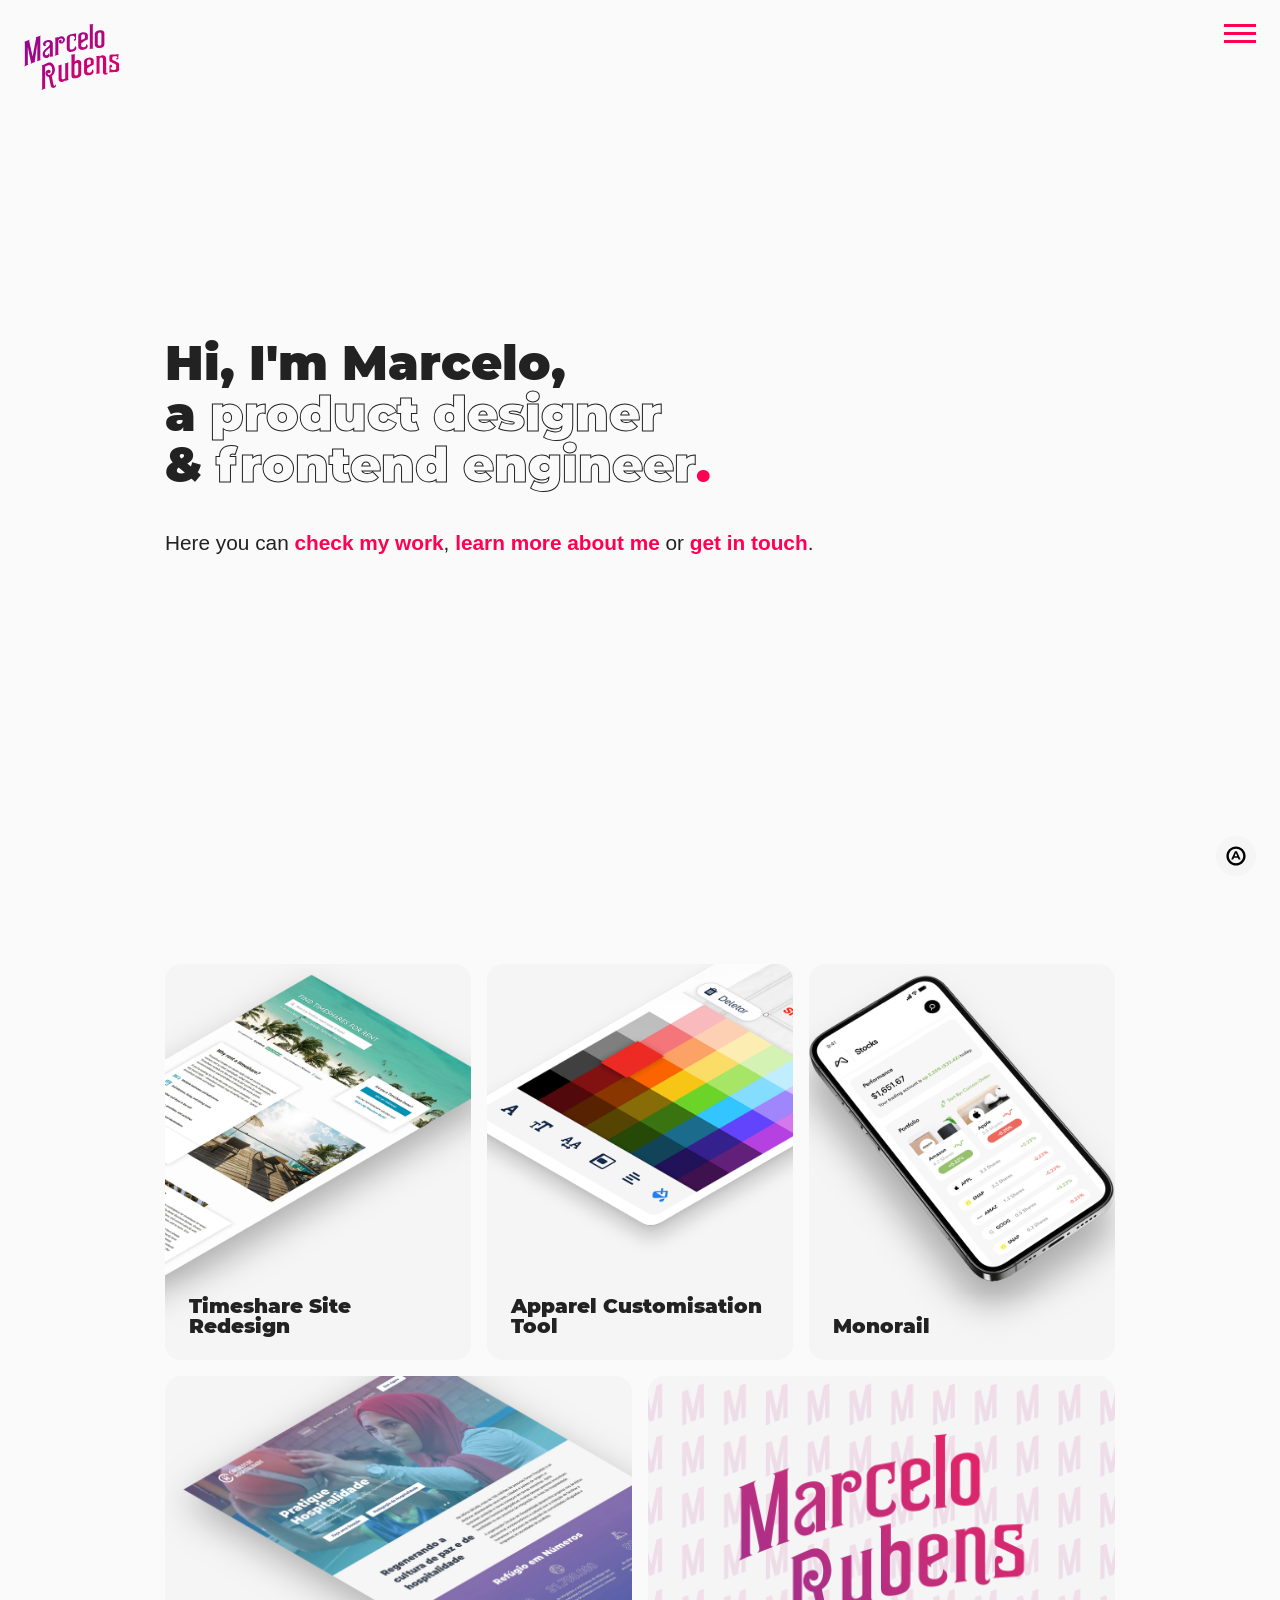
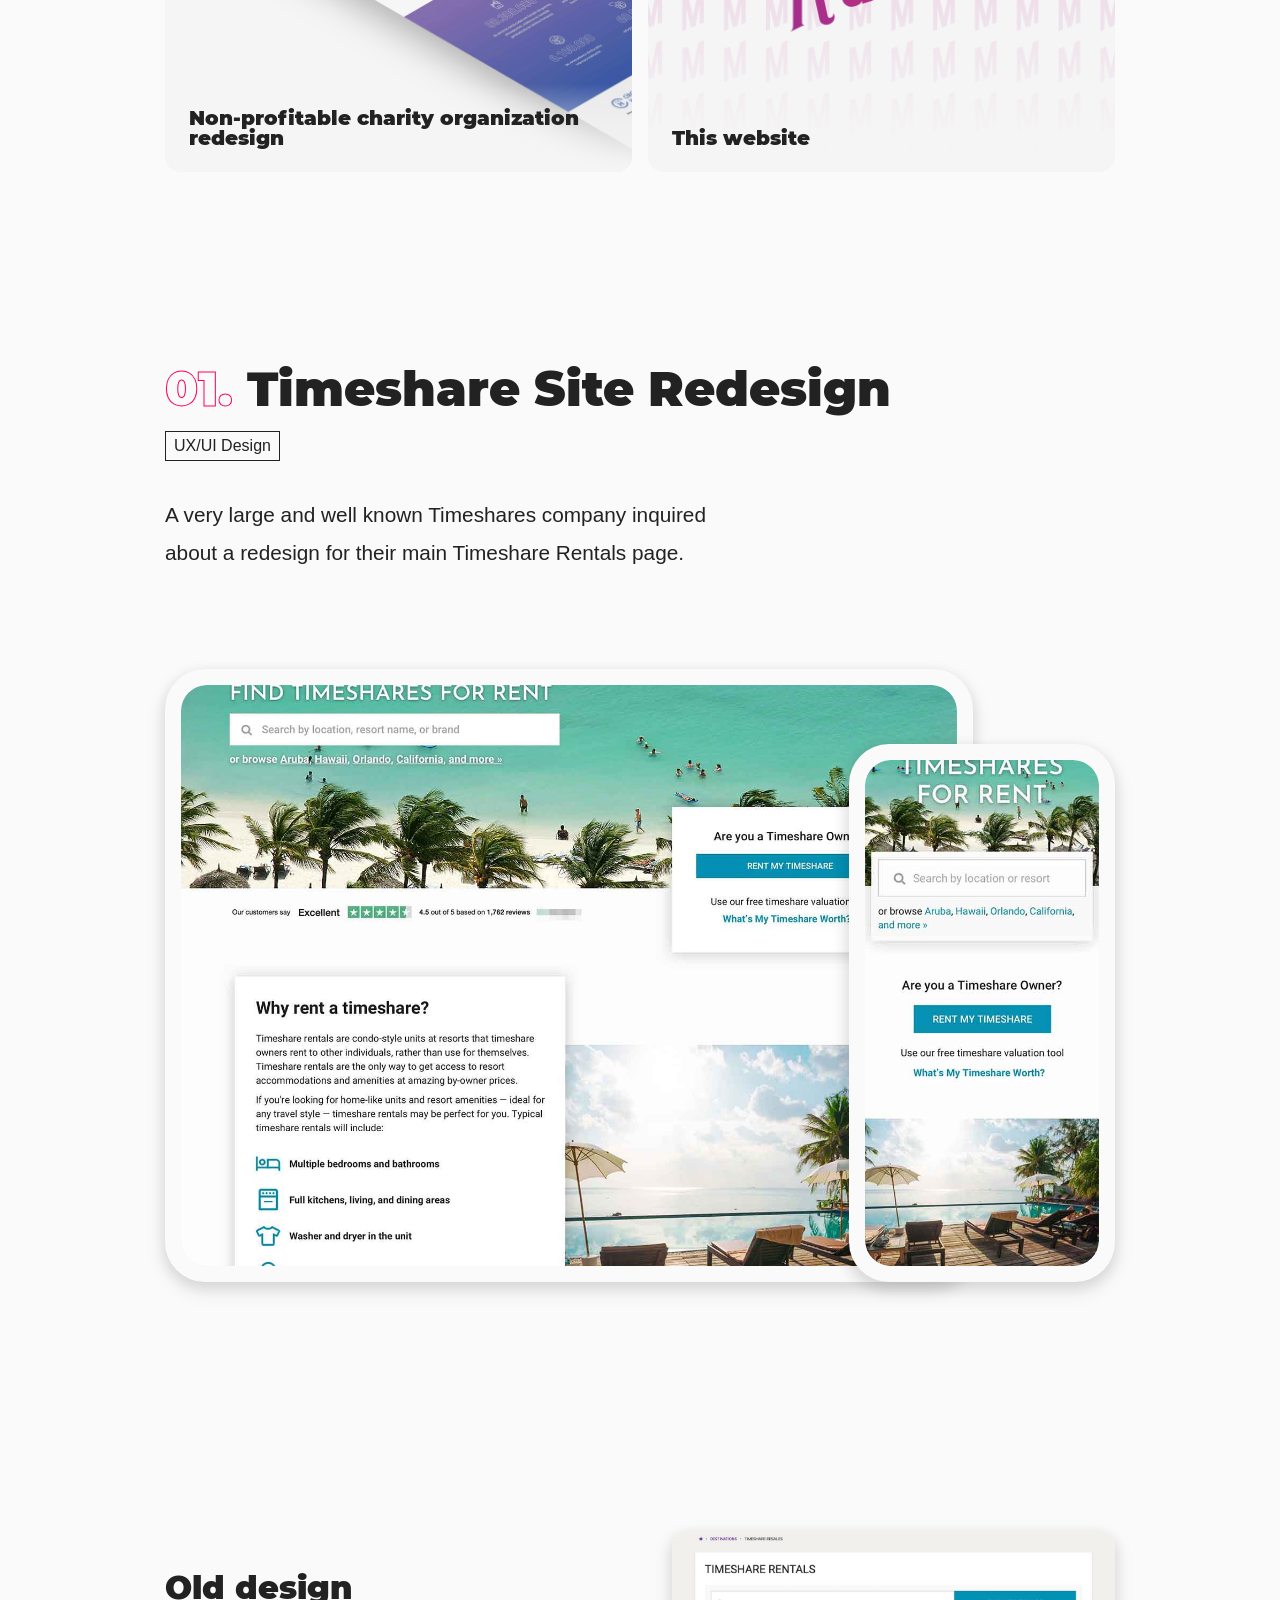
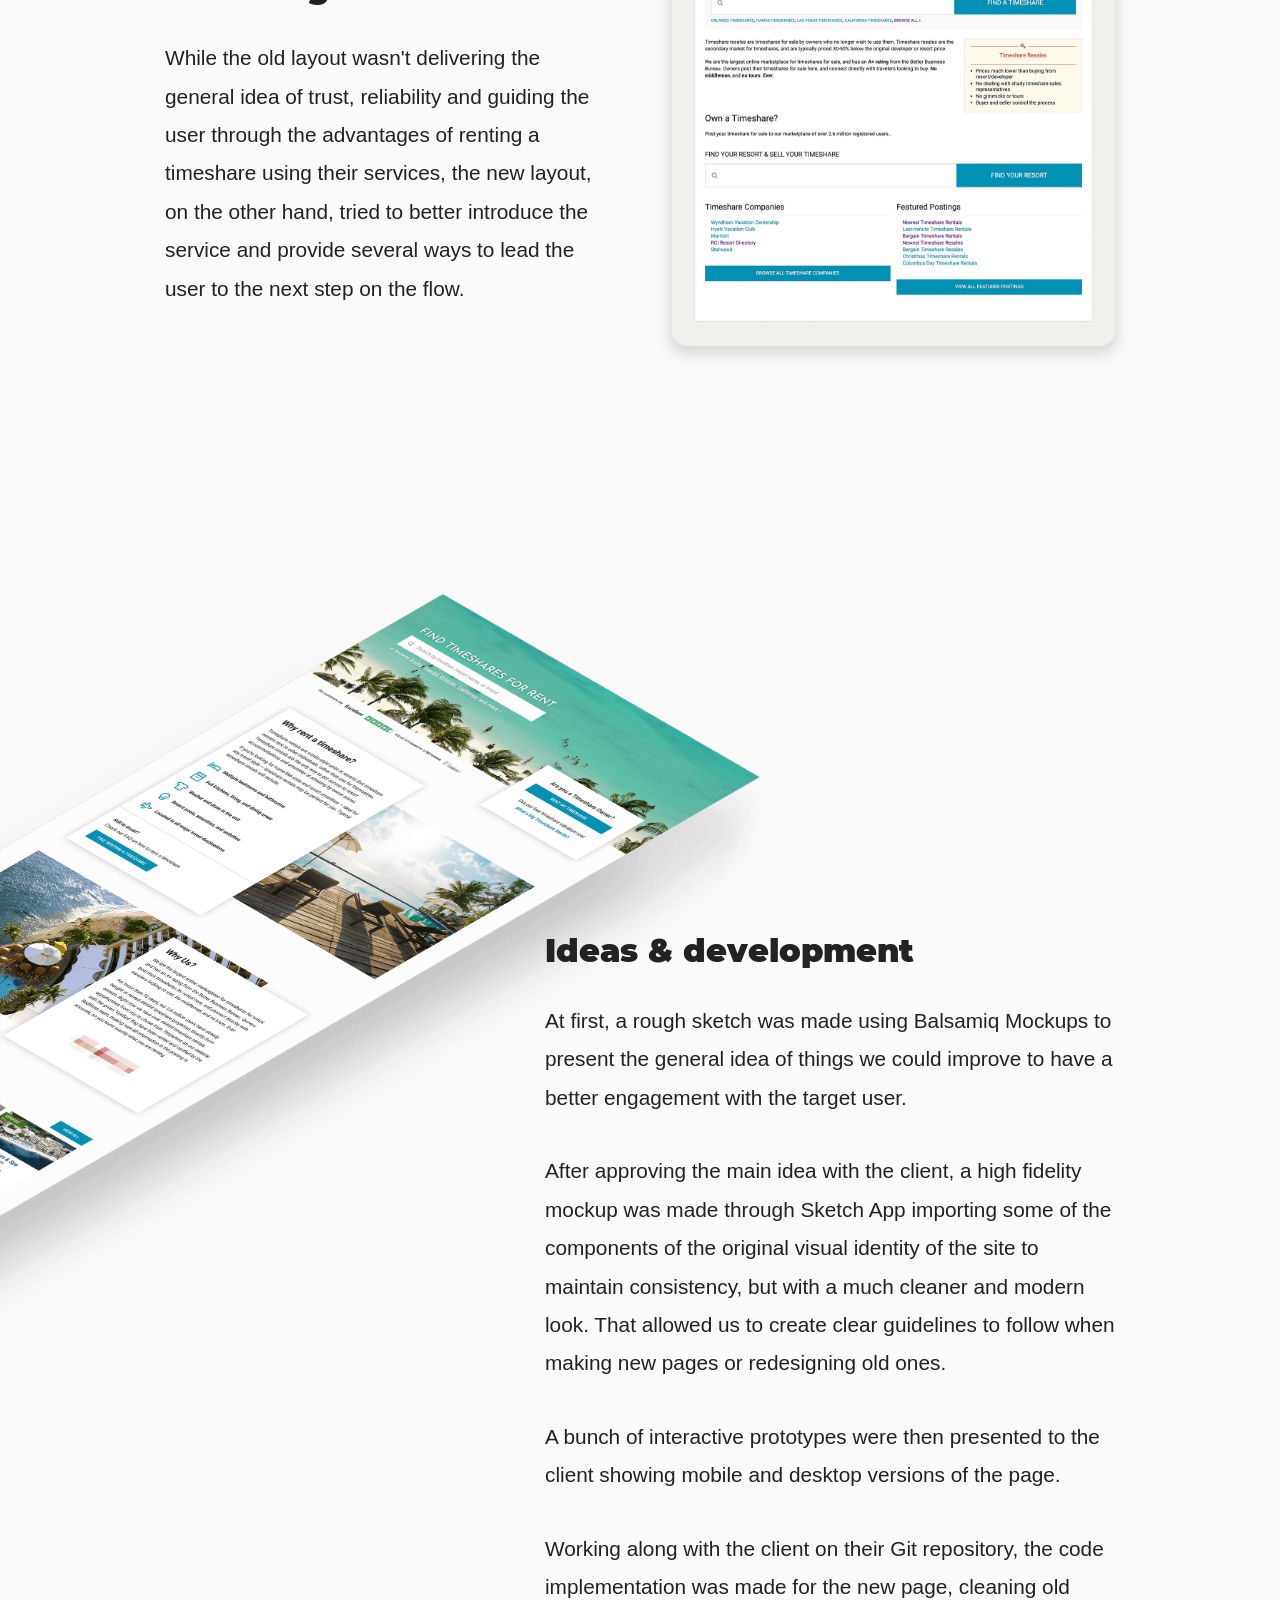
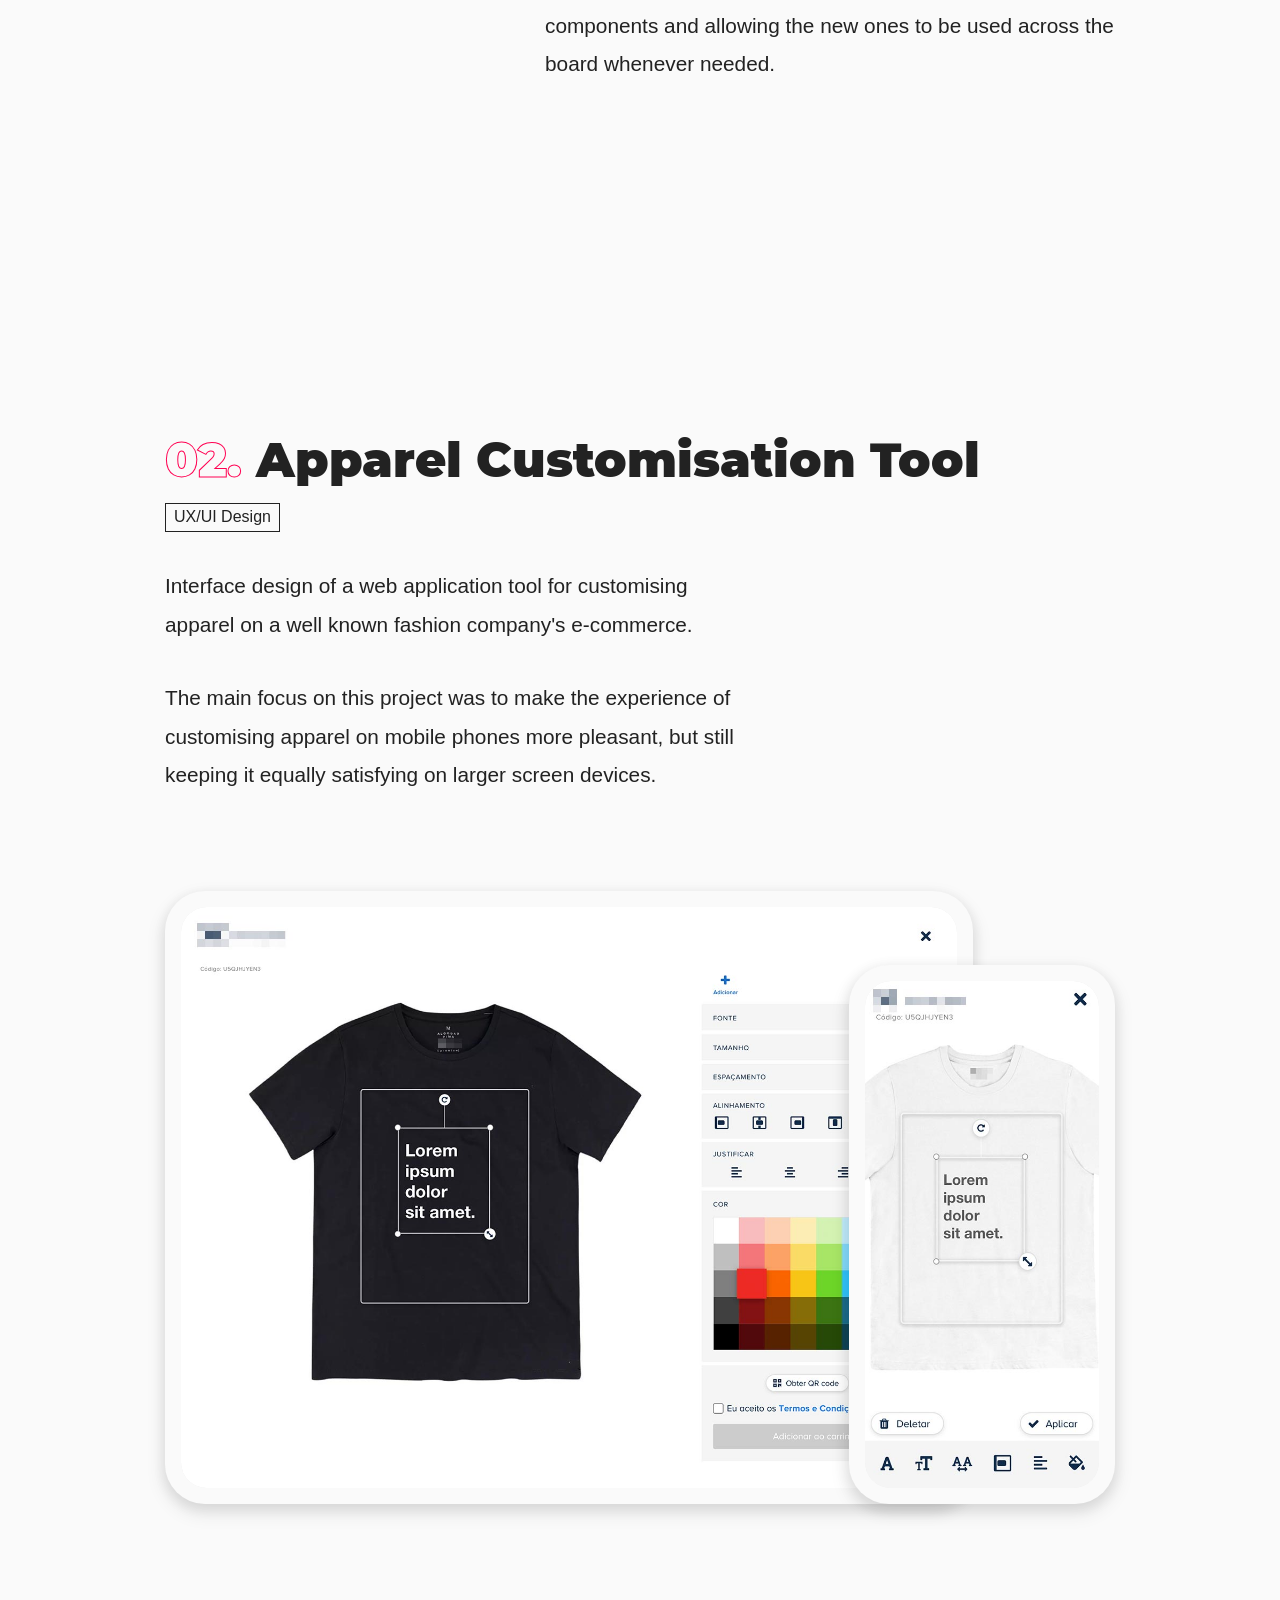
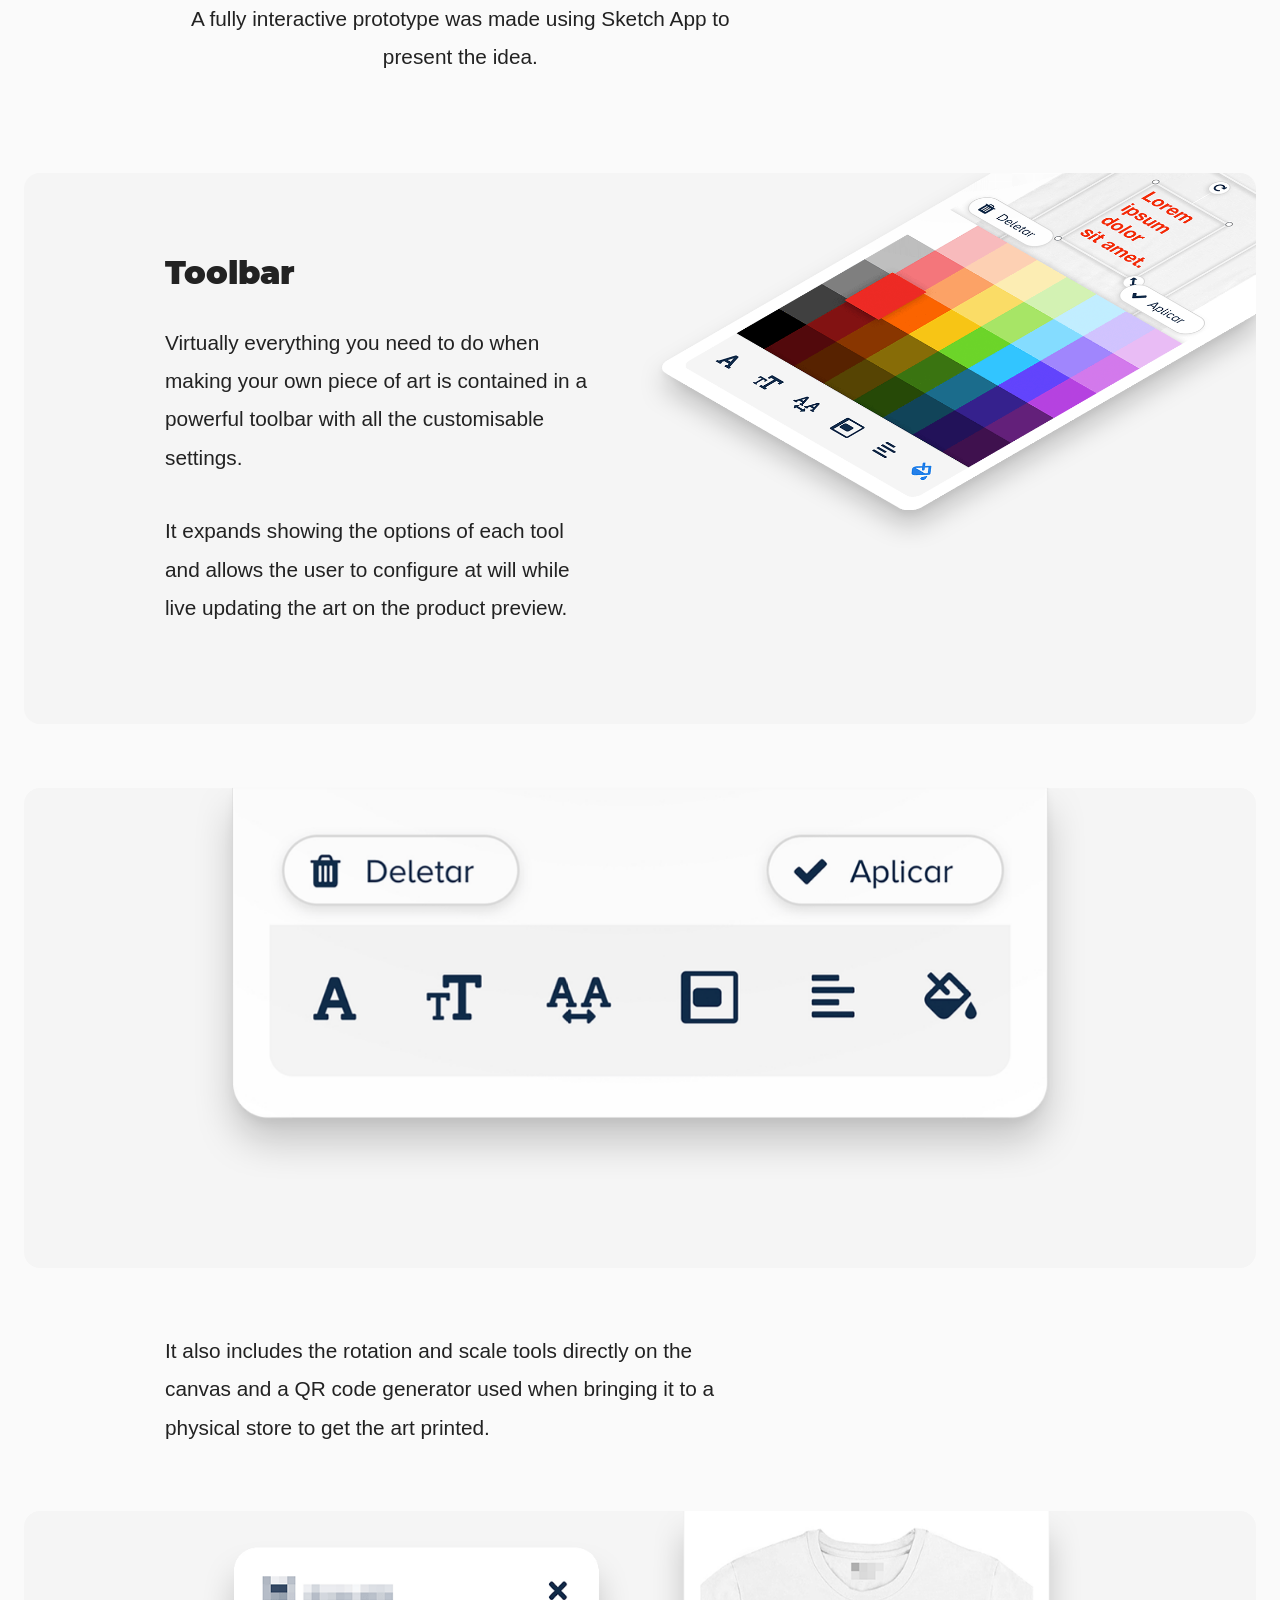
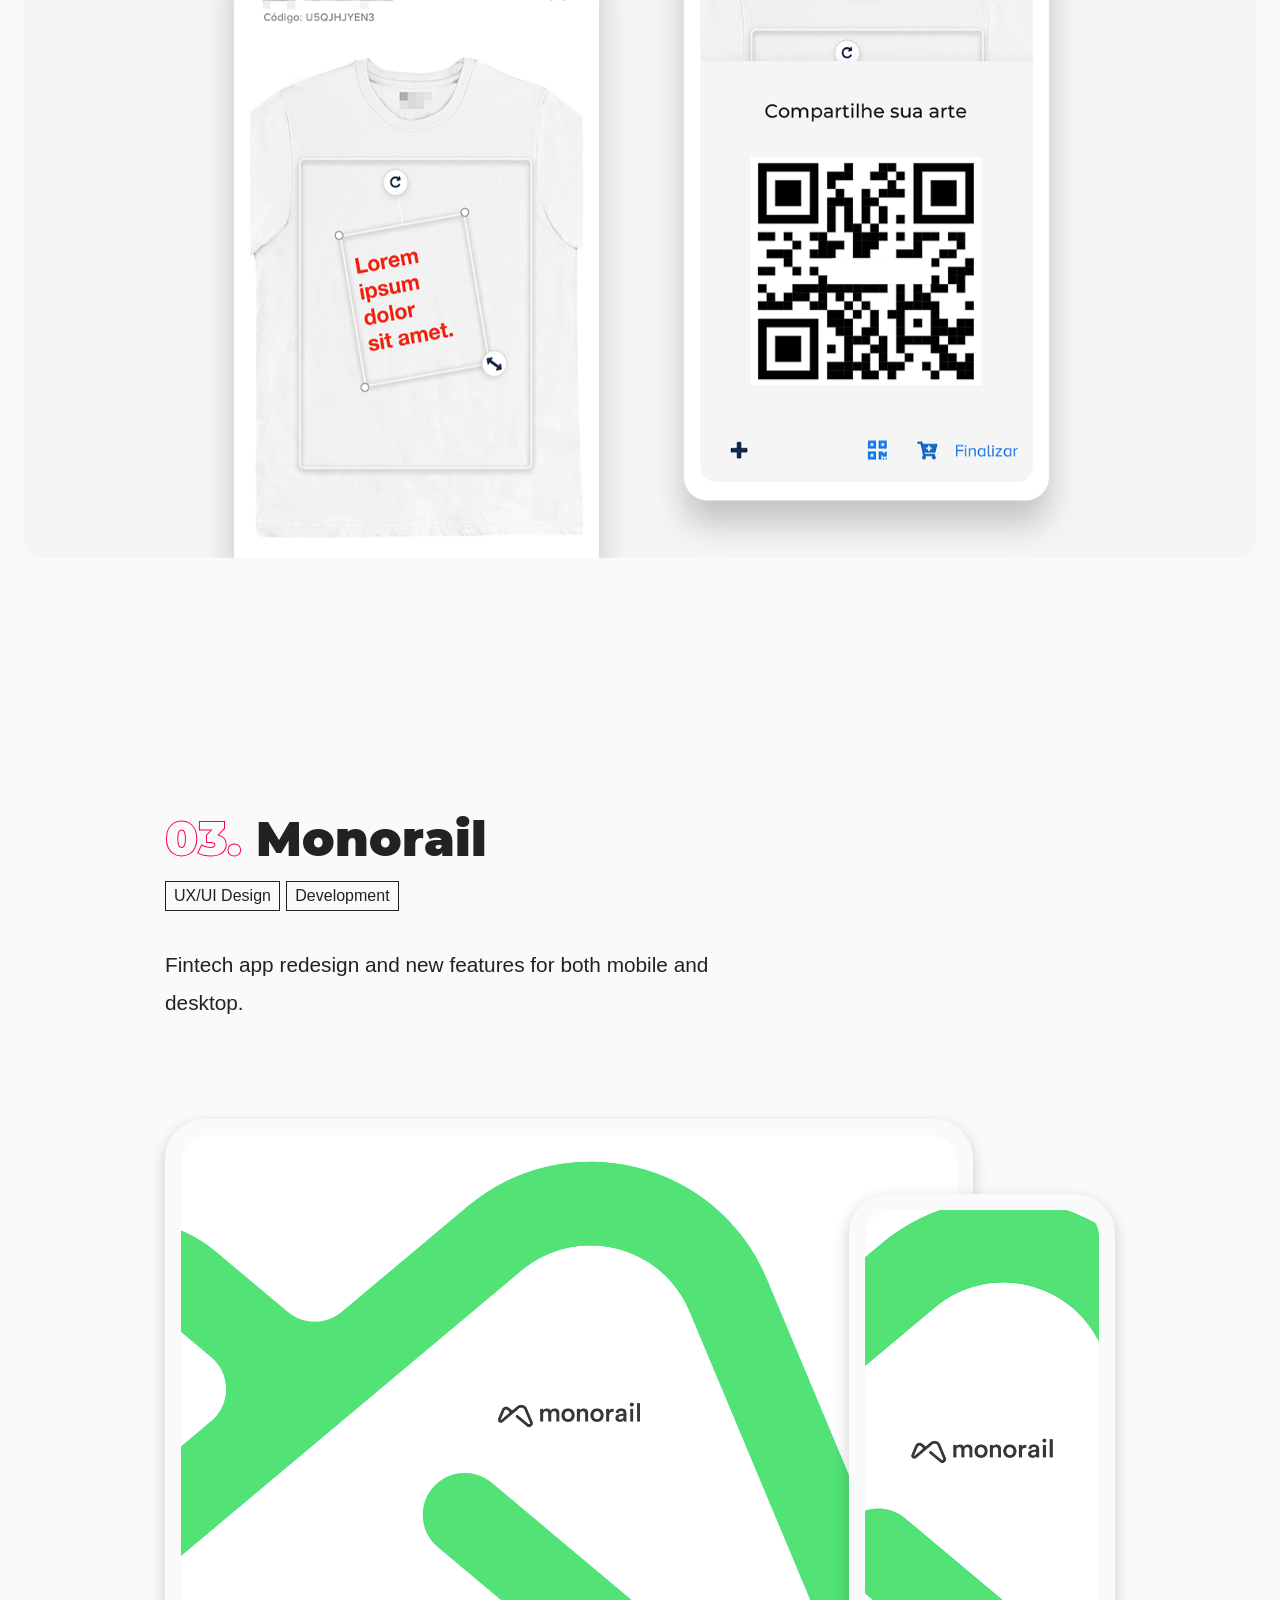
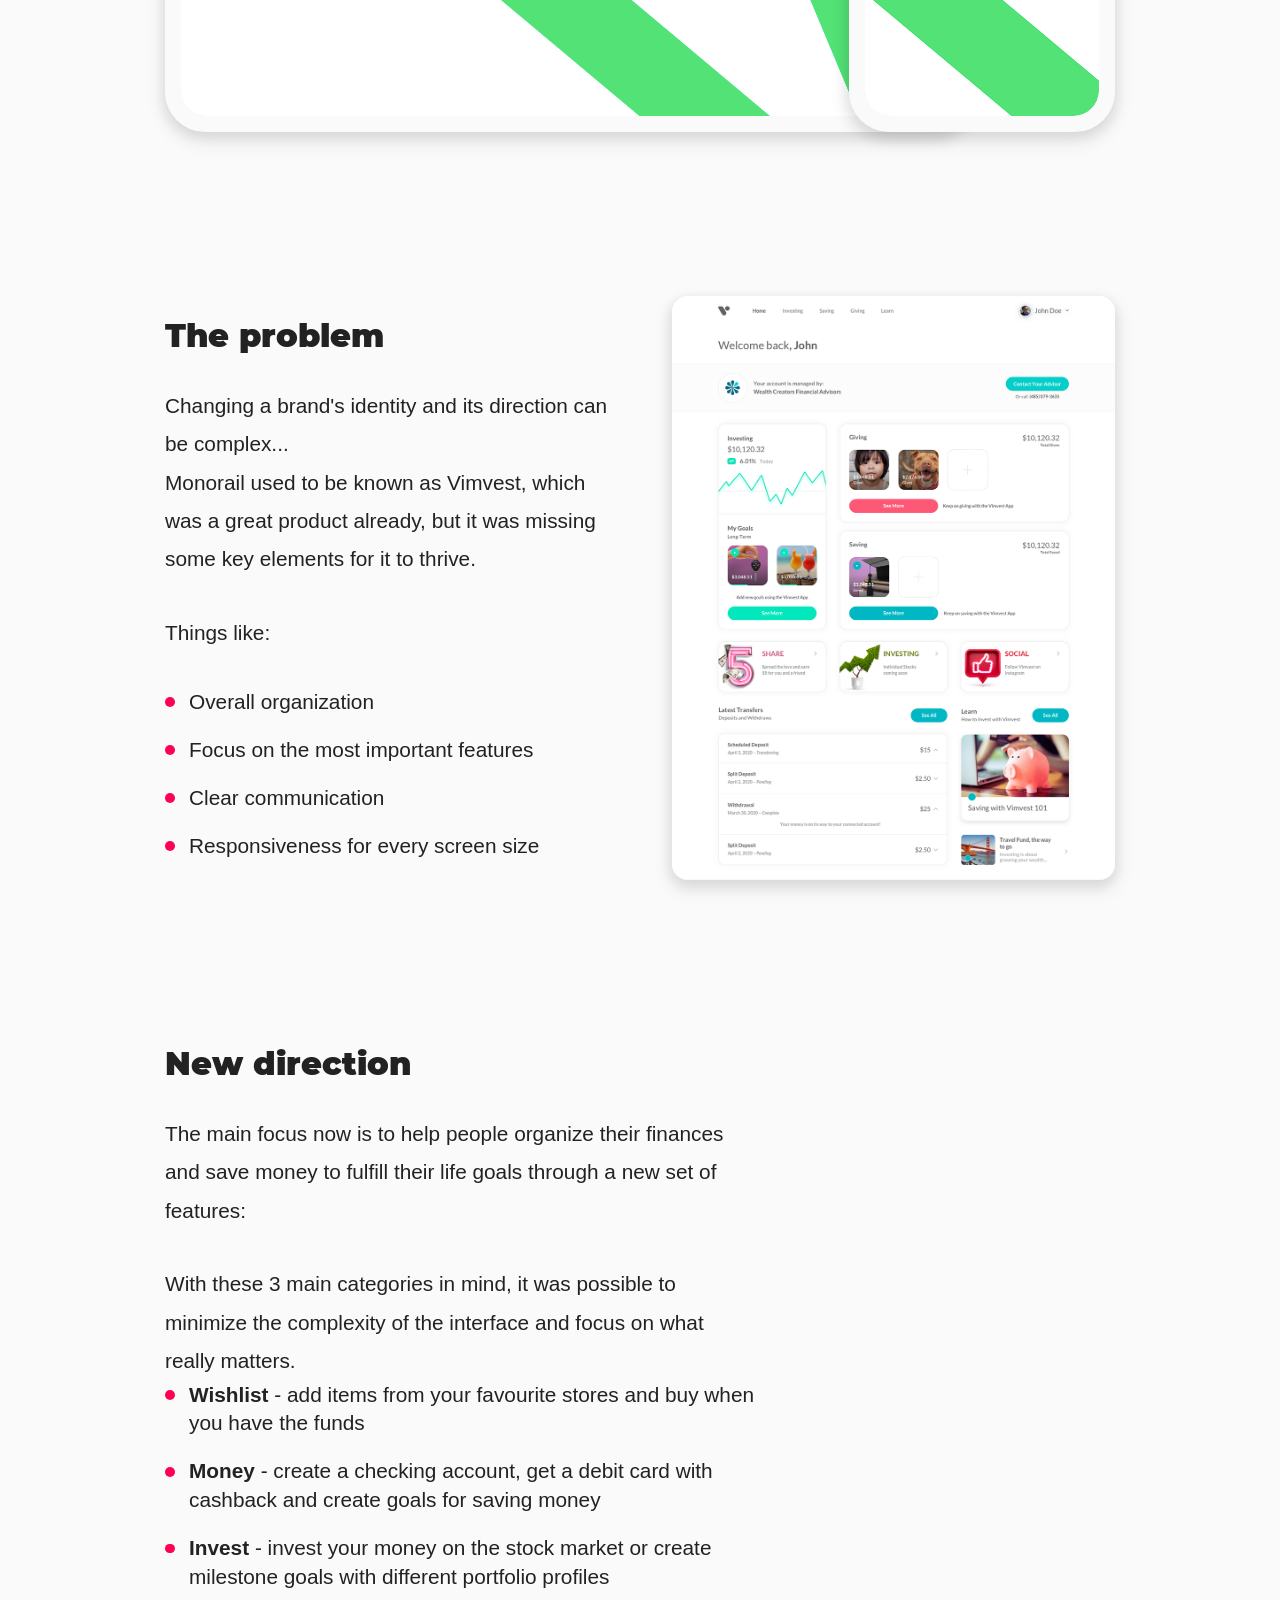
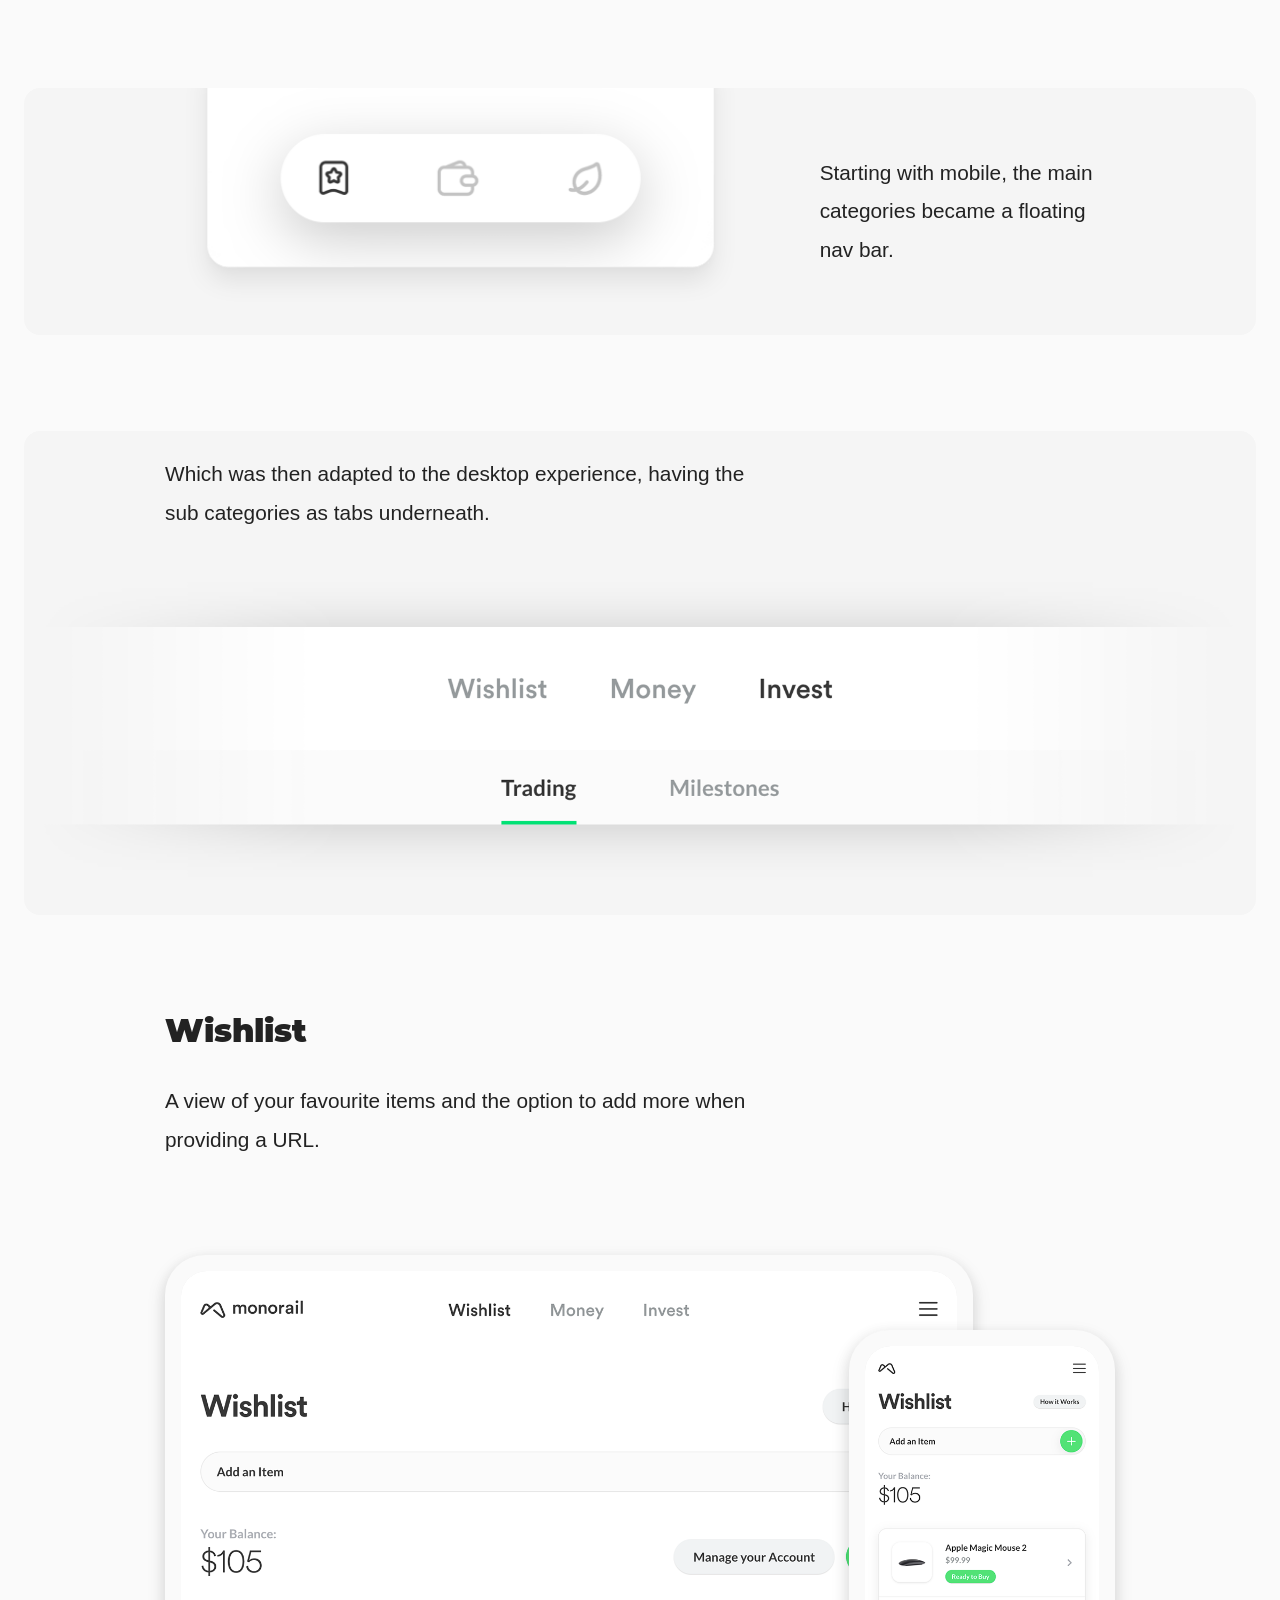
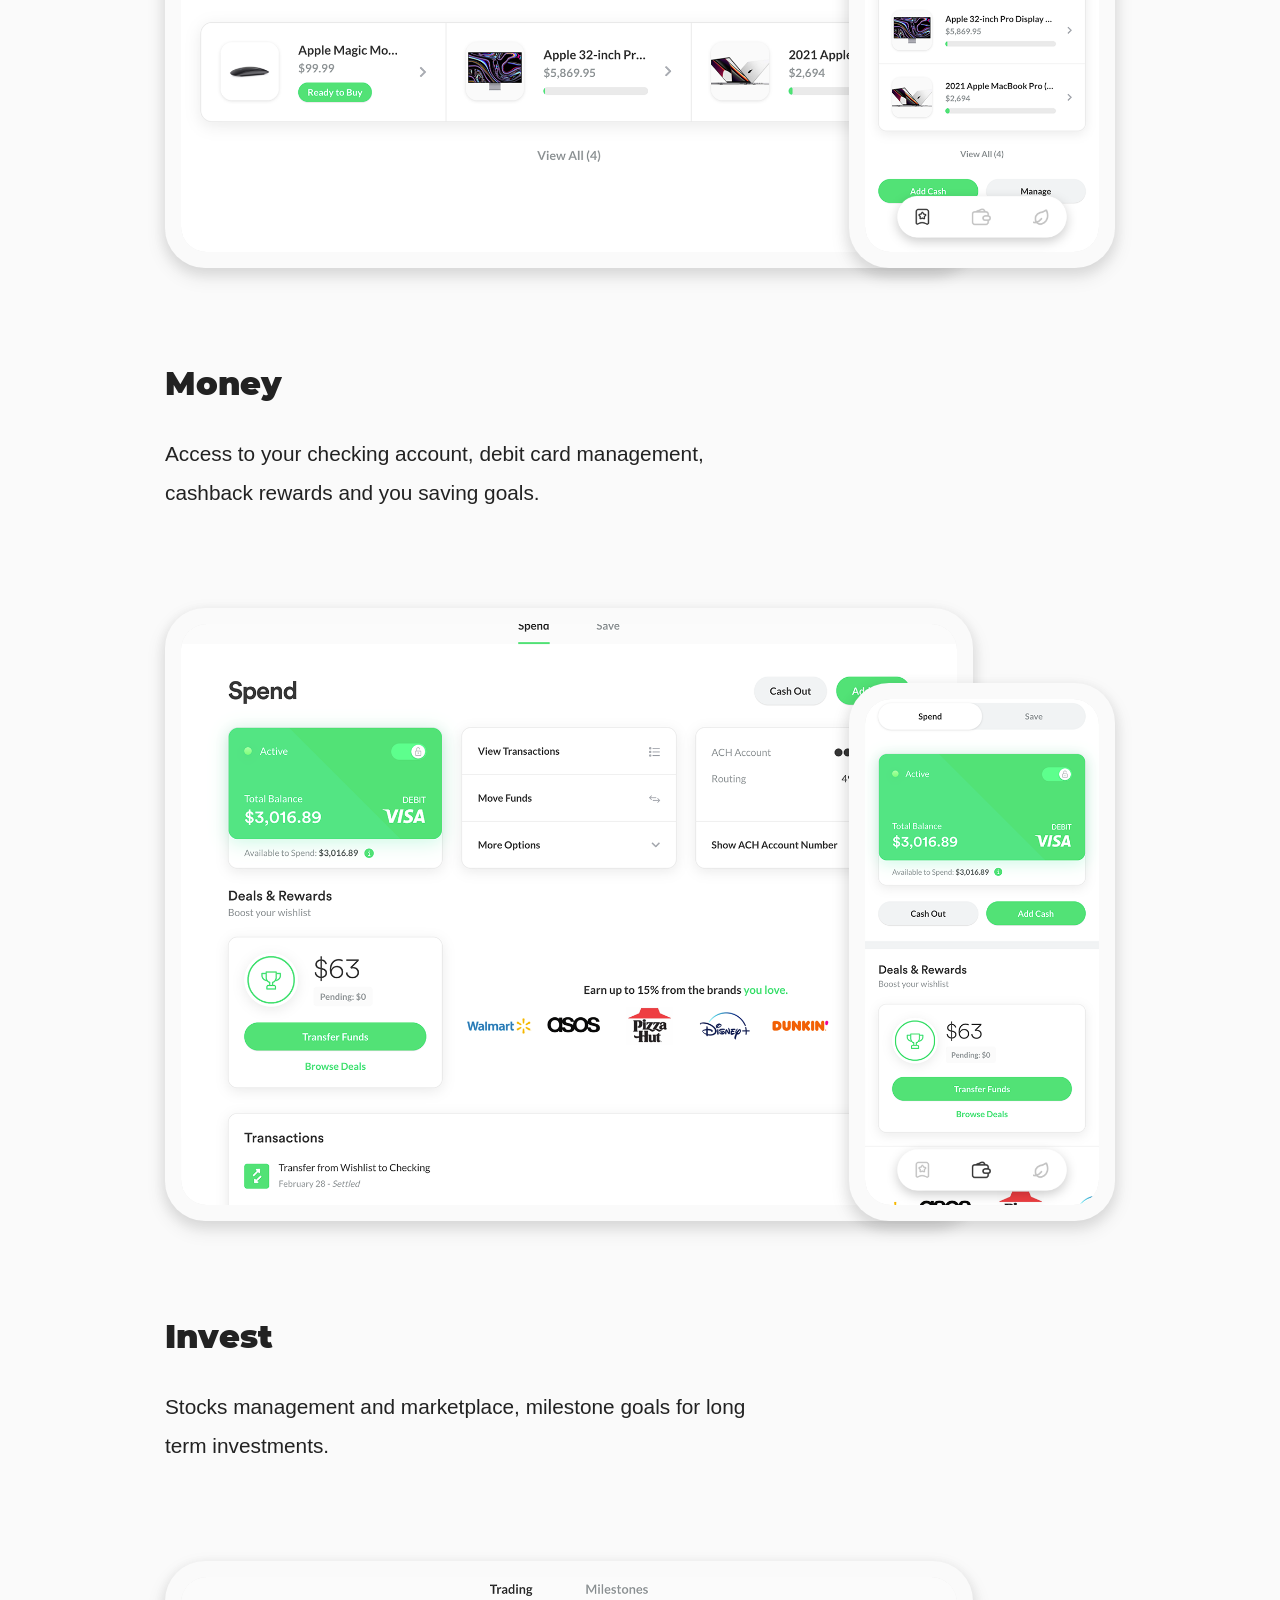
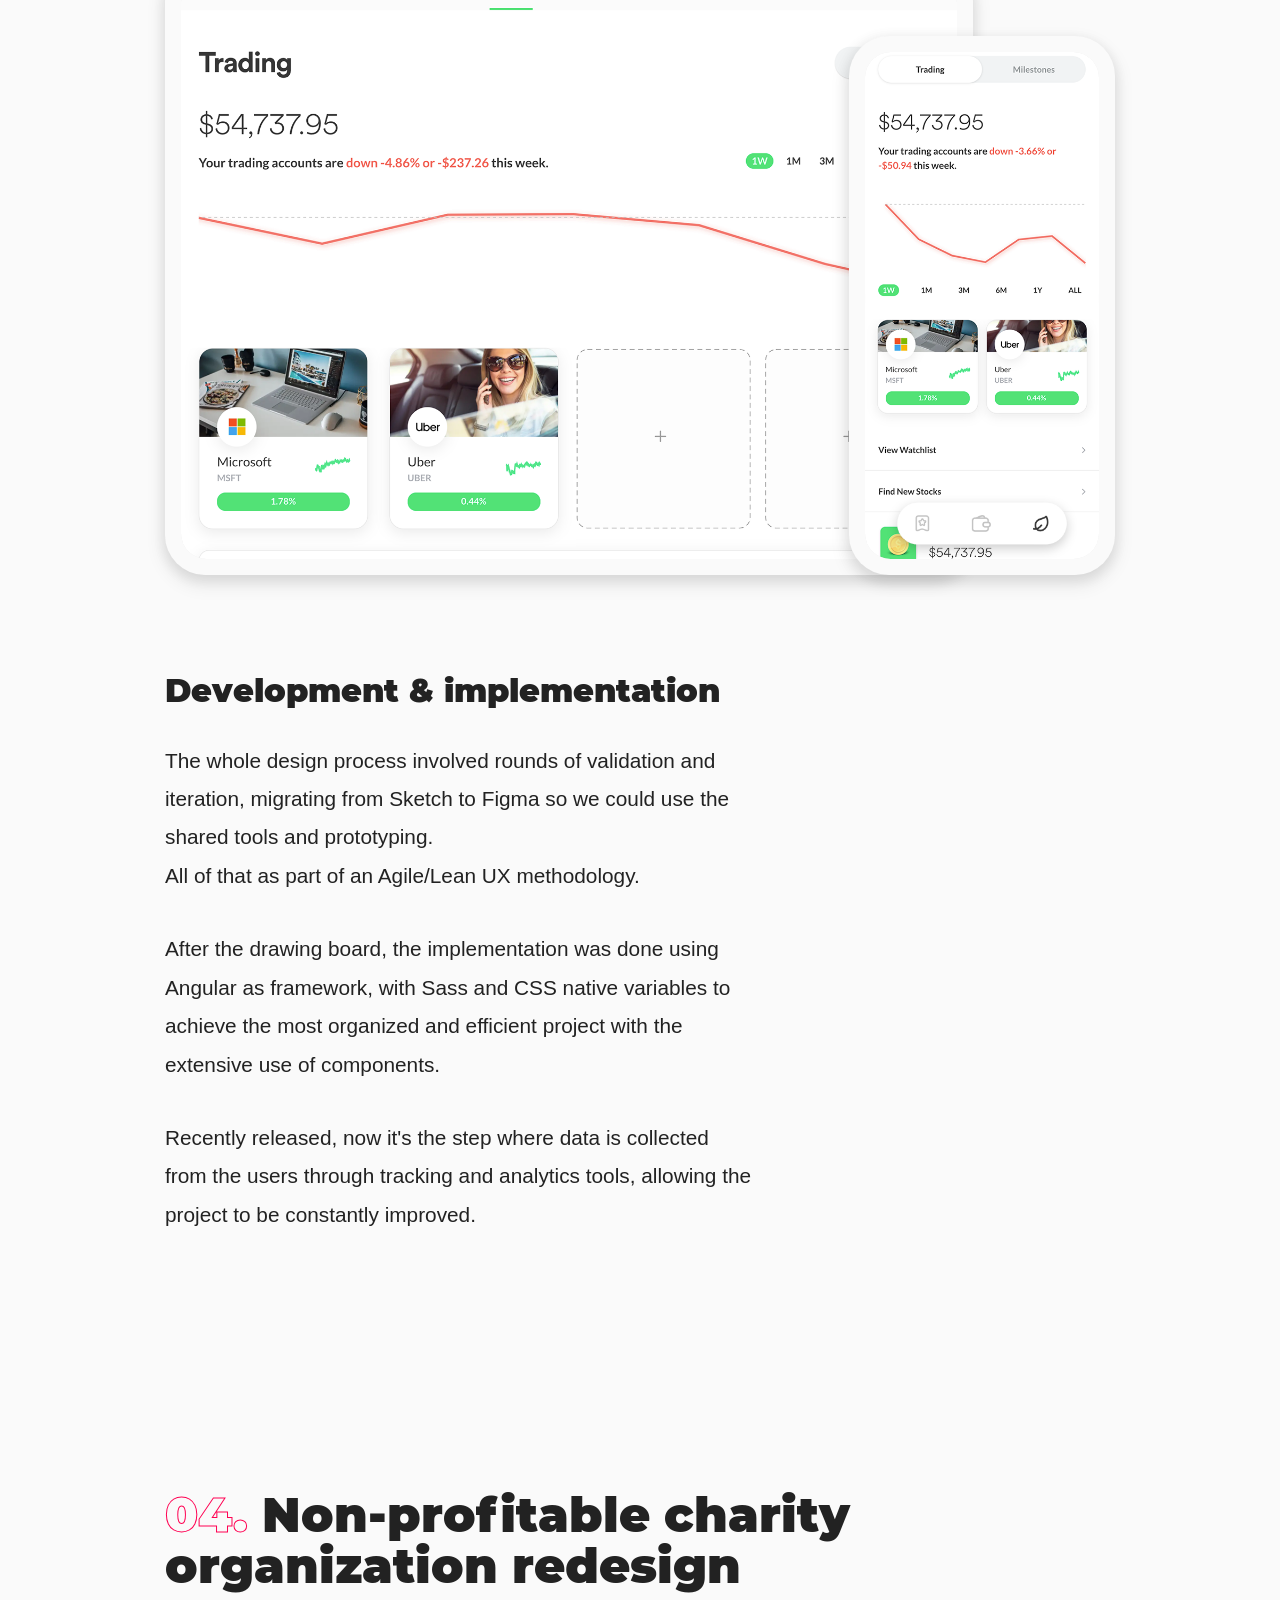
<file: index.html>
<!DOCTYPE html><!--5ZjdNGFGMoAiLmjutB__c--><html lang="en"><head><meta charSet="utf-8"/><meta name="viewport" content="width=device-width, initial-scale=1"/><link rel="preload" href="/_next/static/media/933c2c37b122dd37-s.p.woff" as="font" crossorigin="" type="font/woff"/><link rel="stylesheet" href="/_next/static/css/12210b4afd8cde0c.css" data-precedence="next"/><link rel="stylesheet" href="/_next/static/css/59c888c2a1ee2a30.css" data-precedence="next"/><link rel="preload" as="script" fetchPriority="low" href="/_next/static/chunks/webpack-bae18f834a0cc893.js"/><script src="/_next/static/chunks/4bd1b696-cf72ae8a39fa05aa.js" async=""></script><script src="/_next/static/chunks/964-f5b0d39900994cb7.js" async=""></script><script src="/_next/static/chunks/main-app-412513ff3ba8590a.js" async=""></script><script src="/_next/static/chunks/app/(frontend)/layout-e24b260a92032e67.js" async=""></script><script src="/_next/static/chunks/766-f1a28ae5260c842d.js" async=""></script><script src="/_next/static/chunks/app/(frontend)/page-815b209c5789d849.js" async=""></script><meta name="next-size-adjust" content=""/><meta name="theme-color" media="(prefers-color-scheme: light)" content="#fafafa"/><meta name="theme-color" media="(prefers-color-scheme: dark)" content="#000000"/><title>Marcelo Rubens</title><meta name="description" content="Marcelo Rubens - Personal Portfolio"/><link rel="manifest" href="/manifest.webmanifest"/><meta property="og:title" content="Marcelo Rubens"/><meta property="og:description" content="Marcelo Rubens - Personal Portfolio"/><meta property="og:image:type" content="image/png"/><meta property="og:image:width" content="1200"/><meta property="og:image:height" content="1200"/><meta property="og:image" content="http://localhost:3000/opengraph-image.png?52092074d64ddbb2"/><meta name="twitter:card" content="summary_large_image"/><meta name="twitter:title" content="Marcelo Rubens"/><meta name="twitter:description" content="Marcelo Rubens - Personal Portfolio"/><meta name="twitter:image:type" content="image/png"/><meta name="twitter:image:width" content="1200"/><meta name="twitter:image:height" content="1200"/><meta name="twitter:image" content="http://localhost:3000/opengraph-image.png?52092074d64ddbb2"/><script>
(() => {
  try {
    const storageKey = "portfolio-theme-mode";
    const storedMode = window.localStorage.getItem(storageKey);
    const mode = storedMode === "light" || storedMode === "dark" || storedMode === "auto" ? storedMode : "auto";
    document.documentElement.dataset.theme = mode;
  } catch {
    document.documentElement.dataset.theme = "auto";
  }
})();
</script><script src="/_next/static/chunks/polyfills-42372ed130431b0a.js" noModule=""></script></head><body class="__variable_2646fc static-ibm-plex-sans"><div hidden=""><!--$--><!--/$--></div><div><main><div class="mainHeader_mainHeader__d52jp d-flex justify-between items-start"><button type="button" aria-label="Scroll to top" class="mainLogo_mainLogoWrapper__bAo14"><svg xmlns="http://www.w3.org/2000/svg" viewBox="0 0 316.6 223.8" class="mainLogo_mainLogoBorder__ctsLa"><path d="M62.7 223.8c-2.6 0-5.1-1.2-6.6-3.5-2.2-3.3-1.7-7.8 1.3-10.5v-65.3c-1.2-1.1-2.1-2.5-2.4-4.2-.8-3.7 1-7.4 4.4-9l3.9-1.8c1.4-.7 4.1-1.9 8.3-3.8 2.9-1.3 4.9-2.1 6.4-2.7-2.6.1-5.3-.5-7.9-1.7-.4 2.9-2.4 5.5-5.3 6.5l-4 1.4c-1 .4-2 .7-3 1-1.3.4-2.5.9-3.8 1.3l-3.9 1.5c-.5.2-1 .3-1.4.4l-1.2.6-3.9 1.4-10.1 3.9h-.1l-3.2 1.2c-.7.3-1.5.4-2.2.5-.6.6-1.4 1-2.2 1.4l-3.1 1.3-11.6 4.9c-3.7 1.6-7.9.2-10-3.2-2-3.3-1.4-7.5 1.5-10.1v-65C1.4 69.2.5 67.7.1 65.9c-.7-3.8 1.3-7.5 4.8-8.9l3.9-1.6 11.3-4.7h.1l3.2-1.3c3.8-1.5 8.2.1 10.1 3.7 1.5 2.9 1.1 6.3-.9 8.7l1.9 8.9c1.1-5.6 2.1-10.9 2.9-15.3-.9-1.1-1.6-2.4-1.8-3.8-.7-3.8 1.5-7.6 5.1-8.9l3.4-1.2s.1 0 .1-.1l.5-.2 13.9-5c3.8-1.4 8 .3 9.8 3.8 1.6 3 1.1 6.6-1.1 9v7.5c2.6-2.1 6-3.9 10.3-5.1 8.3-2.5 14.3-1.6 18.4.2.2-3.4 2.6-6.3 5.9-7.2l2.6-.7 9.5-2.5c.9-.2 1.9-.3 2.8-.2 2.1-1.1 4.4-1.9 6.9-2.3 1.3-.2 2.7-.3 4-.3 3.7.2 7.2 1.4 10.2 3.6 3.3-5.1 8.8-8.4 14.1-9.3 2.4-.4 10.9-2 15.5-2.8l4.9-.9c2.4-.5 4.8.2 6.6 1.6 3-2 7.1-3.7 12.6-4.6 5.6-.9 11.3 0 16 2.3V15.5c-1.5-1.4-2.5-3.3-2.6-5.5-.2-4.2 2.9-7.9 7.1-8.3L223.8.4c.3 0 .6 0 .9-.1L227 0c4.1-.4 7.8 2.3 8.7 6.3.6 2.9-.4 5.7-2.5 7.6v9.9c3.1-2 7.5-3.6 13.3-4 7.7-.5 13.7 1.2 17.9 5.2 3.4 3.2 5.3 7.7 5.3 12.5v33.1c0 9.1-5.7 19.9-21.9 20.6-5.2.2-9.6-.5-13.3-2.1-1.3 1.9-3.4 3.3-5.9 3.6L214 94.3c-2.1.2-4.1-.3-5.7-1.5-3.3 2.1-7.4 3.4-12.2 3.9-7.4.8-13.3-.5-17.7-3.8-1 1.5-2.2 3-3.8 4.3 1 1.4 1.5 3 1.5 4.7v10.6h.2c7.3-1 11.8 1.4 14.4 3.7.2.2.5.4.7.6 2.4-4.8 7.6-9.7 18.8-11.5 5.6-.9 11.5 0 16.2 2.4.6-3.3 3.3-6 6.7-6.4l12.1-1.7c.7-.1 1.4-.1 2.1 0 2.1-.9 4.7-1.6 7.9-1.8 6.9-.6 11.4 2.1 14 4.5.6.5 1.1 1.1 1.6 1.7 2.1-4.8 6.7-8 12.6-8.3l24.8-1h.3c4 0 7.5 3 7.9 7.1.3 2.7-.7 5.2-2.6 6.8v7.7c0 1.2-.3 2.5-.8 3.6-.5 1-1.4 2.2-2.5 3.4 5.9 4.2 5.8 9.6 5.7 12.4v14.5c0 7.5-6.2 15.5-16.7 15.9-9.3.3-16.2.8-20.5 1.1-.3.5-.5.9-.9 1.4-3 4.2-8.4 6.5-14.1 5.9-4.6-.4-8.4-2.3-11-5.2-.9.5-1.9.9-2.9 1l-3.2.4-11.4 1.6c-2.3.4-4.6-.3-6.3-1.7-3.2 2.7-7.9 4.9-14.6 5.6-8 .9-14.4-.7-18.8-4.7l-.4-.4c-2 5.7-7.1 11.4-19.7 14-5 1-12 2-17.6-.8-.6 2.9-2.7 5.3-5.6 6.1l-3.8 1.1c-3.5 1.1-8.2 2.4-8.4 2.5-.7.2-1.4.3-2 .3-1.9 1-4.2 1.9-7.5 2.7-5.2 1.3-10.7 0-15.1-3.4l-.1-.1c1.4 2.7 1.8 6 1.4 8.9-.8 6.1-5 11-11.1 13.1h-.1c-4.5 1.4-9.2 1.1-13-.9-3.4-1.8-5.8-4.8-6.8-8.4-.4-1.5-1.5-6.2-3-13.2v9.6c1.3 1.1 2.2 2.6 2.6 4.4.8 3.7-1.1 7.4-4.6 9l-4 1.8c-3.1 1.4-7.8 3.8-7.8 3.8l-2.7 1.3c-1.4.6-2.6.9-3.8.9zm45.1-35.3c1.4 0 2.7.3 3.9 1-1.6-2.5-2.5-5.2-2.5-8V168c-1.3 2.3-2.9 4.4-4.7 6.2 1 4.7 2.1 9.9 3.1 14.3h.2zm-21.2-6.6c.1 0 .1 0 0 0 .1 0 .1 0 0 0zm48.1-6.3zm130.6-16.4zm-178.7-.3s-.1 0 0 0c-.1 0 0 0 0 0zm88.7-21.5zm-86-17.3c4.1 0 7.4 1.2 9.7 2.4 4.1 2.2 7.6 5.9 10.1 10.6.8-.7 1.7-1.3 2.8-1.7l2.6-.9c.1 0 .1 0 .2-.1l1-.3c.1 0 .2-.1.3-.1l8.1-2.7c1.6-.5 3.4-.5 5 0 1-1.3 2.4-2.4 4.1-2.9l2.5-.8c2.8-1 9.1-2.7 9.8-2.9l1.9-.6c.8-.2 1.7-.3 2.5-.3v-8.6c-1.4-1.2-2.3-2.9-2.6-4.9-.2-1.5 0-3 .6-4.2-2.9-1-5.1-2.4-6.6-3.8-4-3.6-6.4-9-6.4-14.8v-8.7c-.6.3-1.1.6-1.7.8-3 1.2-6 1.8-8.9 1.6v20.1c1.4 1.3 2.3 3 2.6 5 .5 4-2.2 7.8-6.1 8.7l-2.6.6c-2 .5-4.4 1.1-6.5 1.7l-5.4 1.4c-.5.1-.9.2-1.4.2-.4.2-.7.3-1.1.4l-3.8 1.1c-2.6.8-5.9 1.8-8.2 2.5-1 .3-2 .4-3.1.3-.4.2-.7.4-1.1.6.6.3 1.2.3 1.7.3zm88.1.4zm-16.3-42.4zm87.7-8.2z" id="Layer_4"></path></svg><div class="mainLogo_mainLogo__6SWzY"><div class="mainLogo_mainLogoRatio__YxgTh"></div><div class="mainLogo_mainLogoBackground__MicVM"></div><svg viewBox="0 0 0 0" width="0" height="0"><clipPath id="main-logo" clipPathUnits="objectBoundingBox" transform="scale(0.0033, 0.0048)"><path d="M239.57 75.28c13.3-.58 14.23-9.54 14.23-12.63V29.51c0-4.63-3.05-10.5-14.71-9.73-11.66.77-15.71 8.12-15.71 12.72v31.12c0 5.11 2.89 12.24 16.19 11.66zm-6.74-42.44c0-3.38 2.4-6.26 5.92-6.26s5.61 1.35 5.61 5.1v30.21c0 2.6-2 5.98-5.61 5.98-3.61 0-5.92-2.12-5.92-6.17V32.84zM169.44 112.54c-4.78.67-7.87 3.49-9.27 5.88V94.01l-12.95 3.36c1.45-.05 2.63.84 2.63 3.29v61.06c0 5.11 1.8 10.5 16.25 7.52 14.45-2.99 14.55-9.93 14.55-14.36v-32.23c0-6.08-2.91-11.28-11.21-10.11zm1.77 42.25c0 2.8-2.28 5.4-5.46 6.04-3.96.8-6.46-1.42-6.46-4.89V129.9c0-5.11 3.23-7.18 5.93-7.66 2.7-.48 5.99.15 5.99 4.29v28.26zM261.41 153.81c-1.65 0-2.02-2.14-2.02-5.07v-40.39c0-3.49-2.46-11.32-11.41-10.58-7.07.59-8.7 3.51-9.56 4.96v-3.2l-12.08 1.74c1.45-.05 2.64 1.12 2.64 3.57v46.96c0 2.44-1 4.02-2.64 4.54l14.71-2.08c-1.45.05-2.64-1.18-2.64-3.62V110.6c0-4.01 2.73-5.74 5.84-5.74 3.1 0 5 2.79 5 5.23V151c0 4.84 3.38 7.05 7.48 7.43 5.28.49 8.89-3.24 7.31-6.73-.56.44-.59 2.11-2.63 2.11M99.8 188.46c-.04 4.88-5.35 5.92-6.02 3.19-.52-2.1-6.18-28.63-6.18-28.63 2.85-1.74 5.9-4.82 7.76-9.39 2.49-6.12 2.79-10.78 1.34-17.36-2.07-9.41-9.03-19.64-21.18-14.97l-20.86 9.24c1.45-.05 2.63.03 2.63 2.47v68.78c0 2.44-1.22 4.77-2.63 5.9l14.86-7.09c-1.45.05-2.78-.34-2.78-2.79v-64.36s4.72-2.25 9.98-4.02c8.83-2.97 12.21 7.46 12.35 12.96.15 6.03-1.03 14.2-6.84 16.71-4.95 2.13-8.45-3.37-7.25-7.5a4.663 4.663 0 004.78 2.23c2.86-.51 4.84-2.86 3.96-6.6a5.711 5.711 0 00-6.42-4.3c-7.49 1.07-9.69 7.31-9.25 12.86.41 5.22 5.59 9.95 10.55 9.97.18 0 5.85 26.71 6.8 30.02 1.16 4.04 5.6 5.3 9.69 3.99 7.75-2.47 6.11-10.38 4.71-11.31zM71.22 74.98c-3.85 2.71-12.27 9.21-12.27 19.09 0 10.46 7.84 13.35 12.14 12.6.75-.13 5.19-.84 7.91-4.53 2.67-3.63 1.53-7.87-.98-10.45-.69 2.24-1.64 4.06-3.91 5.49-3.59 2.28-7.52.37-7.99-3.22-.37-2.89.14-4.38 2.3-7.62 3.15-4.71 9.89-9.83 13.11-12.24v29.48c2.95-.88 12.08-3.66 12.08-3.66-1.45.05-2.63-.53-2.63-2.97V61.02c0-9.26-7.35-13.48-18.85-10.07-10.33 3.07-12.07 8.95-12.07 11.68 0 2.73.55 3.92 1.65 5.02 1.88 1.87 4.32 2.31 6.36 1.32 1.16-.56 2.73-2.15 1.74-2.31-.99-.17-2.72-1.28-2.17-3.88 1.17-5.57 7.75-7.18 10.85-6.16 1.96.65 3.05 2.57 3.05 5.01 0 5.73-4.49 9.25-10.32 13.35zM201.12 69.23c-.21-1.95-.78-4.4-4.52-6.64.45 2.54-.9 10.12-8.22 10.43-7.32.31-7.73-2.92-7.73-5.52v-9.91c1.04.43 1.63 2.79 4.05 2.51-2.13-1.14-.66-3.49 3.43-5.55 5.85-2.95 9.75-4.8 13.49-6.93V34.35c0-5.53-8.36-9.86-16.52-8.51-8.17 1.35-13.89 4.68-13.89 11.8v31.22c0 5.08 1.98 13.55 16.13 11.95 13.33-1.5 14-9.62 13.78-11.58zm-20.47-32.58c0-2.84 3.4-4.93 6.39-4.93 5.08 0 5.14 2.98 5.14 4.77v8.26s-4.6 3.05-6.97 3.74c-1.21.36-3.29 1.01-4.56.94V36.65zM203.55 105.27c-8.17 1.34-13.9 4.68-13.9 11.8v31.22c0 5.08 1.98 13.55 16.13 11.95 13.33-1.5 13.99-9.62 13.78-11.59-.21-1.95-.78-4.4-4.52-6.64.45 2.54-.9 10.12-8.22 10.43-7.32.31-7.74-2.92-7.74-5.51v-9.91c1.04.43 1.63 2.79 4.04 2.51-2.13-1.15-.66-3.49 3.43-5.55 5.85-2.95 9.75-4.8 13.49-6.93v-13.27c.03-5.53-8.33-9.86-16.49-8.51zm7.08 18.92s-4.6 3.05-6.97 3.74c-1.22.36-3.29 1.01-4.56.94v-12.8c0-2.84 3.4-4.93 6.39-4.93 5.08 0 5.14 2.98 5.14 4.77v8.28zM150.57 87.18c13.79-1.64 15.01-10 14.8-11.9-.2-1.88-.76-4.26-4.37-6.42.56 3.49-2.36 10.25-9.42 10.81-6.34.5-7.18-2.89-7.18-4.77V43.23c0-3.76 3.58-5.88 6.89-6.26 6.75-.77 9.83 2.33 9.83 10.28-1.59.19-3.85 1.3-4 2.89-.15 1.59.72 2.17 2.31 2.17s4.05-2.05 4.63-3.21V32.67c0-2.25.66-3.16 2.01-3.93 0 0-17.83 3.33-20.6 3.79-4.67.77-10.51 4.96-10.51 11.85v31.23c0 4.92 2.89 13.08 15.61 11.57zM295.82 120.49c-5.67-2.73-12.22-5.71-15.76-7.45-1.09-.53-1.16-1.37-1.16-1.91v-6.69c0-1.19.51-1.66.87-1.91.98-.7 2.47-1.33 8.41-1.33 5.3.07 6.83.75 6.83 5.21-1.59.19-3.85 1.3-4 2.89-.15 1.59.72 2.17 2.31 2.17s4.05-2.05 4.63-3.21v-9.52c0-2.44 1.04-3.79 2.63-4.1 0 0-21.39.88-24.77 1.03-3.38.15-6.27 2.31-6.27 6.82v11.26c0 2.96.77 3.8 4.5 5.42 3.34 1.44 12.97 5.95 14.35 6.57 1.37.63 2.42 1.94 2.42 3.62v10.13c0 .78.49 4.36-7.13 4.36s-10.31-2.39-10.31-7.87c2.95.1 4.68-1.47 4.68-4.02 0-2.82-1.79-4.04-4.23-4.04-2.43 0-3.99 2.18-3.99 5.3v13.86c0 2.44-.99 3.75-2.64 4.26 0 0 14.36-1.08 24.13-1.42 5.98-.21 8.93-4.52 8.93-7.88v-14.05c0-2.94.54-5.11-4.43-7.5M54.14 112.18c-1.45.05-2.64-.32-2.64-2.76V40.07c0-2.25.59-3.3 2.01-4.43l-17.87 6.43c1.39-.04 2.96.82 2.62 2.58 0 0-9.32 48.68-10.97 58.1L16.53 53.29c-.45-2.06.59-3.45 2.01-4.58L0 56.33c1.45-.05 2.64.21 2.64 2.66v68.57c0 2.44-1.22 4.49-2.64 5.61l14.86-6.21c-1.45.05-2.78-.47-2.78-2.91V72.91l9.7 46.33c-.03-.03-.02.1.04.46.44 2.4-.85 4.17-2.27 5.3l3.18-1.18v.01l10.13-3.95 3.93-1.47c-1.45.05-2.98-.24-2.63-2.66l7.9-54.4v50.81c-.05 2.36-1.24 4.18-2.63 5.28l3.93-1.49c2.19-.78 4.29-1.49 6.86-2.39l3.92-1.38zM96.24 99.2l14.71-3.84c-1.45.05-2.63-.76-2.63-3.2V56.77c0-4.01.21-11.36 8.48-11.66 3.9-.15 6.19 2.35 6.26 5.11s-2.18 6.64-4.83 6.74c1.21-.43 1.94-7.61-3.93-7.32-4.73.23-5.7 7.2-2.62 9.7 3.92 3.19 8.45 1.76 10.52.91 2.48-1.03 7.1-3.95 7.1-11.35 0-7.26-5.93-11.43-12.09-10.44-4.78.77-8.02 3.96-8.88 5.41v-3.06l-12.08 3.16c1.45-.05 2.63.85 2.63 3.3V94.2c0 2.44-1.17 4.28-2.64 5zM139.61 171.78V124.1c0-2.25.66-3.45 2.01-4.22l-14.09 4.2c1.45-.05 2.64.7 2.64 3.14v40.84c0 1.73-1.41 3.6-5.46 4.76-4.05 1.16-6.07-1.57-6.07-5.64v-40.26l-12.08 4.06c1.45-.05 2.64.5 2.64 2.95v39.62c0 4.32 5.83 9.2 11.59 7.79 5.38-1.32 7.25-3.13 9.24-6.03v3.07l12.22-3.61c-1.45.04-2.64-.55-2.64-2.99zM207.79 73.99c0 2.44-1 3.89-2.64 4.41l14.71-1.64c-1.45.05-2.63-1.27-2.63-3.72V4.36c0-2.44 1-3.84 2.63-4.36l-14.71 1.64c1.45-.05 2.64 1.23 2.64 3.68v68.67z"></path></clipPath></svg></div></button><div class="mainNav_mainNav__TjVRu"><div class="mainNav_burgerMenu__7dgd6"><nav class="mainNav_burgerMenuContent__eNP0G "><button class="mainNav_button___L3td">Home</button><button class="mainNav_button___L3td">Work</button><button class="mainNav_button___L3td">About</button><button class="mainNav_button___L3td">Contact</button></nav><button class="mainNav_burgerMenuToggle__R0FTl "><div class="mainNav_burgerMenuIcon__Mwt1C"><span></span><span></span><span></span></div></button></div></div></div><section id="mainIntro" class="d-flex flex-column justify-center"><div class="container"><p class="font-huge font-bold mb-3">Hi, I&#x27;m Marcelo, <br/>a <span class="font-featured">product designer</span> <br/>&amp; <span class="font-featured">frontend engineer</span><span class="font-secondary">.</span></p><p>Here you can<!-- --> <a href="#indexSection" class="animation">check my work</a>,<!-- --> <a href="#aboutMe" class="animation">learn more about me</a> <!-- -->or<!-- --> <a href="#contactMe" class="animation">get in touch</a>.</p></div></section><section id="indexSection" class="indexSection_indexSection__0_x1m" aria-label="Project index"><div class="container d-flex flex-wrap gap-1"><a class="indexSection_card__twNJz" href="#project-rw" aria-label="View Timeshare Site Redesign project"><img alt="Timeshare Site Redesign index image" loading="lazy" decoding="async" data-nimg="fill" class="indexSection_image__b_ViL" style="position:absolute;height:100%;width:100%;left:0;top:0;right:0;bottom:0;color:transparent" src="/img/projects/rw-index.png"/><span class="indexSection_title__gERr8">Timeshare Site Redesign</span></a><a class="indexSection_card__twNJz" href="#project-hrg" aria-label="View Apparel Customisation Tool project"><img alt="Apparel Customisation Tool index image" loading="lazy" decoding="async" data-nimg="fill" class="indexSection_image__b_ViL" style="position:absolute;height:100%;width:100%;left:0;top:0;right:0;bottom:0;color:transparent" src="/img/projects/hrg-index.png"/><span class="indexSection_title__gERr8">Apparel Customisation Tool</span></a><a class="indexSection_card__twNJz" href="#project-monorail" aria-label="View Monorail project"><img alt="Monorail index image" loading="lazy" decoding="async" data-nimg="fill" class="indexSection_image__b_ViL" style="position:absolute;height:100%;width:100%;left:0;top:0;right:0;bottom:0;color:transparent" src="/img/projects/mr-index.png"/><span class="indexSection_title__gERr8">Monorail</span></a><a class="indexSection_card__twNJz" href="#project-circulos" aria-label="View Non-profitable charity organization redesign project"><img alt="Circulos de Hospitalidade index image" loading="lazy" decoding="async" data-nimg="fill" class="indexSection_image__b_ViL" style="position:absolute;height:100%;width:100%;left:0;top:0;right:0;bottom:0;color:transparent" src="/img/projects/circulos-index.png"/><span class="indexSection_title__gERr8">Non-profitable charity organization redesign</span></a><a class="indexSection_card__twNJz" href="#project-personal-site" aria-label="View This website project"><img alt="This website index image" loading="lazy" decoding="async" data-nimg="fill" class="indexSection_image__b_ViL" style="position:absolute;height:100%;width:100%;left:0;top:0;right:0;bottom:0;color:transparent" src="/img/projects/prs-index.png"/><span class="indexSection_title__gERr8">This website</span></a></div></section><div id="mainProjects" class="d-flex flex-column justify-center"><section id="project-rw"><div class="container"><h2 class="font-huge"><span class="font-featured font-featured--secondary">01<!-- -->.</span> <!-- -->Timeshare Site Redesign</h2><div class="projectTags_projectTags__Uq6l_"><span>UX/UI Design</span></div></div><div class="container"><div class="row-60"><div><div><p><span>A very large and well known Timeshares company inquired about a redesign for their main Timeshare Rentals page.</span></p></div></div></div></div><div class="container"><div class="deviceHero_devicesContainer__Armb7 align-center justify-between my-5"><div class="deviceHero_device__xogGx deviceHero_desktop__Gnk_v   deviceHero_scroll__urHci deviceHero_animation__Wmgqi"><div class="deviceHero_screen__atFqr"><img alt="" loading="lazy" width="800" height="600" decoding="async" data-nimg="1" style="color:transparent" src="/img/projects/rw-desktop.jpg"/></div></div><div class="deviceHero_device__xogGx deviceHero_mobile__IFuxu  deviceHero_scroll__urHci deviceHero_animation__Wmgqi"><div class="deviceHero_screen__atFqr"><img alt="" loading="lazy" width="240" height="600" decoding="async" data-nimg="1" style="color:transparent" src="/img/projects/rw-mobile.jpg"/></div></div></div></div><div class="container"><div class="row-50 my-5 vh-80"><div class="d-flex flex-column justify-center"><h2>Old design</h2><p><span>While the old layout wasn&#x27;t delivering the general idea of trust, reliability and guiding the user through the advantages of renting a timeshare using their services, the new layout, on the other hand, tried to better introduce the service and provide several ways to lead the user to the next step on the flow.</span></p></div><div class="d-flex flex-column justify-center"><img alt="Previous timeshare rentals page design" loading="lazy" width="1240" height="1162" decoding="async" data-nimg="1" class="shadow border-radius" style="color:transparent" src="/img/projects/rw-old.jpg"/></div></div></div><div class="isometric-banner full-width my-5"><img alt="Isometric views of the redesigned timeshare rentals page" loading="lazy" width="2000" height="1919" decoding="async" data-nimg="1" class="border-radius" style="color:transparent" src="/img/projects/rw-isometric.png"/><div class="container d-flex justify-end"><div><h2>Ideas &amp; development</h2><p><span>At first, a rough sketch was made using Balsamiq Mockups to present the general idea of things we could improve to have a better engagement with the target user.</span></p><p><span>After approving the main idea with the client, a high fidelity mockup was made through Sketch App importing some of the components of the original visual identity of the site to maintain consistency, but with a much cleaner and modern look. That allowed us to create clear guidelines to follow when making new pages or redesigning old ones.</span></p><p><span>A bunch of interactive prototypes were then presented to the client showing mobile and desktop versions of the page.</span></p><p><span>Working along with the client on their Git repository, the code implementation was made for the new page, cleaning old components and allowing the new ones to be used across the board whenever needed.</span></p></div></div></div></section><section id="project-hrg"><div class="container"><h2 class="font-huge"><span class="font-featured font-featured--secondary">02<!-- -->.</span> <!-- -->Apparel Customisation Tool</h2><div class="projectTags_projectTags__Uq6l_"><span>UX/UI Design</span></div></div><div class="container"><div class="row-60"><div><div><p><span>Interface design of a web application tool for customising apparel on a well known fashion company&#x27;s e-commerce.</span></p><p><span>The main focus on this project was to make the experience of customising apparel on mobile phones more pleasant, but still keeping it equally satisfying on larger screen devices.</span></p></div></div></div></div><div class="container"><div class="deviceHero_devicesContainer__Armb7 align-center justify-between my-5"><div class="deviceHero_device__xogGx deviceHero_desktop__Gnk_v   "><div class="deviceHero_screen__atFqr"><img alt="" loading="lazy" width="800" height="600" decoding="async" data-nimg="1" style="color:transparent" src="/img/projects/hrg-desktop.jpg"/></div></div><div class="deviceHero_device__xogGx deviceHero_mobile__IFuxu  "><div class="deviceHero_screen__atFqr"><img alt="" loading="lazy" width="240" height="600" decoding="async" data-nimg="1" style="color:transparent" src="/img/projects/hrg-mobile.jpg"/></div></div></div></div><div class="container my-0"><div class="row-60"><div><div class="text-center"><p><span>A fully interactive prototype was made using Sketch App to present the idea.</span></p></div></div></div></div><div class="colors-banner border-radius d-flex align-center mt-5" style="background-image:url(/img/projects/hrg-colors.png)"><div class="container d-flex"><div><h2>Toolbar</h2><p><span>Virtually everything you need to do when making your own piece of art is contained in a powerful toolbar with all the customisable settings.</span></p><p><span>It expands showing the options of each tool and allows the user to configure at will while live updating the art on the product preview.</span></p></div></div></div><div class="border-radius gray-banner mt-4"><div class="container"><img alt="Apparel customisation toolbar interface" loading="lazy" width="1200" height="607" decoding="async" data-nimg="1" style="color:transparent" src="/img/projects/hrg-toolbar.png"/></div></div><div class="container my-4"><div class="row-60"><div><div><p><span>It also includes the rotation and scale tools directly on the canvas and a QR code generator used when bringing it to a physical store to get the art printed.</span></p></div></div></div></div><div class="border-radius gray-banner"><div class="container"><img alt="QR code and art printing flow interface" loading="lazy" width="1200" height="817" decoding="async" data-nimg="1" style="color:transparent" src="/img/projects/hrg-qr.png"/></div></div></section><section id="project-monorail"><div class="container"><h2 class="font-huge"><span class="font-featured font-featured--secondary">03<!-- -->.</span> <!-- -->Monorail</h2><div class="projectTags_projectTags__Uq6l_"><span>UX/UI Design</span><span>Development</span></div></div><div class="container"><div class="row-60"><div><div><p><span>Fintech app redesign and new features for both mobile and desktop.</span></p></div></div></div></div><div class="container"><div class="deviceHero_devicesContainer__Armb7 align-center justify-between my-5"><div class="deviceHero_device__xogGx deviceHero_desktop__Gnk_v   "><div class="deviceHero_screen__atFqr"><img alt="" loading="lazy" width="800" height="600" decoding="async" data-nimg="1" style="color:transparent" src="/img/projects/mr1-desktop.png"/></div></div><div class="deviceHero_device__xogGx deviceHero_mobile__IFuxu  "><div class="deviceHero_screen__atFqr"><img alt="" loading="lazy" width="240" height="600" decoding="async" data-nimg="1" style="color:transparent" src="/img/projects/mr1-mobile.png"/></div></div></div></div><div class="container"><div class="row-50 my-5 vh-80"><div class="d-flex flex-column justify-center"><h2>The problem</h2><p><span>Changing a brand&#x27;s identity and its direction can be complex...</span><span><br/>Monorail used to be known as Vimvest, which was a great product already, but it was missing some key elements for it to thrive.</span></p><p><span>Things like:</span></p><ul><li>Overall organization</li><li>Focus on the most important features</li><li>Clear communication</li><li>Responsiveness for every screen size</li></ul></div><div class="d-flex flex-column justify-center"><img alt="Previous Monorail product interface" loading="lazy" width="1000" height="1319" decoding="async" data-nimg="1" class="shadow border-radius" style="color:transparent" src="/img/projects/mr-old.png"/></div></div></div><div class="container"><div class="row-60"><div><h2>New direction</h2><div><p><span>The main focus now is to help people organize their finances and save money to fulfill their life goals through a new set of features:</span></p><p><span>With these 3 main categories in mind, it was possible to minimize the complexity of the interface and focus on what really matters.</span></p></div><ul><li><b>Wishlist</b> - <!-- -->add items from your favourite stores and buy when you have the funds</li><li><b>Money</b> - <!-- -->create a checking account, get a debit card with cashback and create goals for saving money</li><li><b>Invest</b> - <!-- -->invest your money on the stock market or create milestone goals with different portfolio profiles</li></ul></div></div></div><div class="border-radius gray-banner my-5"><div class="container"><div class="row-60 align-center"><img alt="Mobile Monorail navigation" loading="lazy" width="1200" height="503" decoding="async" data-nimg="1" style="color:transparent" src="/img/projects/mr-navbar.png"/><div class="p-sm-2"><p class="m-0"><span>Starting with mobile, the main categories became a floating nav bar.</span></p></div></div></div></div><div class="border-radius gray-banner desktop-nav-banner my-5"><div class="container"><div class="row-60 align-center"><div class="py-2 p-sm-2"><p class="m-0"><span>Which was then adapted to the desktop experience, having the sub categories as tabs underneath.</span></p></div></div></div><img alt="Desktop Monorail navigation" loading="lazy" width="2000" height="583" decoding="async" data-nimg="1" style="color:transparent" src="/img/projects/mr-navbar-desktop-2.png"/></div><div class="container"><div class="row-60"><div><h2>Wishlist</h2><div><p><span>A view of your favourite items and the option to add more when providing a URL.</span></p></div></div></div></div><div class="container"><div class="deviceHero_devicesContainer__Armb7 align-center justify-between my-5"><div class="deviceHero_device__xogGx deviceHero_desktop__Gnk_v   "><div class="deviceHero_screen__atFqr"><img alt="" loading="lazy" width="800" height="600" decoding="async" data-nimg="1" style="color:transparent" src="/img/projects/mr2-desktop.png"/></div></div><div class="deviceHero_device__xogGx deviceHero_mobile__IFuxu  "><div class="deviceHero_screen__atFqr"><img alt="" loading="lazy" width="240" height="600" decoding="async" data-nimg="1" style="color:transparent" src="/img/projects/mr2-mobile.png"/></div><div class="deviceHero_overlay__RUtyc"><img alt="" loading="lazy" width="240" height="600" decoding="async" data-nimg="1" style="color:transparent" src="/img/projects/mr2-mobile-overlay.png"/></div></div></div></div><div class="container"><div class="row-60"><div><h2>Money</h2><div><p><span>Access to your checking account, debit card management, cashback rewards and you saving goals.</span></p></div></div></div></div><div class="container"><div class="deviceHero_devicesContainer__Armb7 align-center justify-between my-5"><div class="deviceHero_device__xogGx deviceHero_desktop__Gnk_v   deviceHero_scroll__urHci deviceHero_animation__Wmgqi"><div class="deviceHero_screen__atFqr"><img alt="" loading="lazy" width="800" height="600" decoding="async" data-nimg="1" style="color:transparent" src="/img/projects/mr3-desktop.png"/></div></div><div class="deviceHero_device__xogGx deviceHero_mobile__IFuxu  deviceHero_scroll__urHci deviceHero_animation__Wmgqi"><div class="deviceHero_screen__atFqr"><img alt="" loading="lazy" width="240" height="600" decoding="async" data-nimg="1" style="color:transparent" src="/img/projects/mr3-mobile.png"/></div><div class="deviceHero_overlay__RUtyc"><img alt="" loading="lazy" width="240" height="600" decoding="async" data-nimg="1" style="color:transparent" src="/img/projects/mr3-mobile-overlay.png"/></div></div></div></div><div class="container"><div class="row-60"><div><h2>Invest</h2><div><p><span>Stocks management and marketplace, milestone goals for long term investments.</span></p></div></div></div></div><div class="container"><div class="deviceHero_devicesContainer__Armb7 align-center justify-between my-5"><div class="deviceHero_device__xogGx deviceHero_desktop__Gnk_v   deviceHero_scroll__urHci deviceHero_animation__Wmgqi"><div class="deviceHero_screen__atFqr"><img alt="" loading="lazy" width="800" height="600" decoding="async" data-nimg="1" style="color:transparent" src="/img/projects/mr4-desktop.png"/></div></div><div class="deviceHero_device__xogGx deviceHero_mobile__IFuxu  deviceHero_scroll__urHci deviceHero_animation__Wmgqi"><div class="deviceHero_screen__atFqr"><img alt="" loading="lazy" width="240" height="600" decoding="async" data-nimg="1" style="color:transparent" src="/img/projects/mr4-mobile.png"/></div><div class="deviceHero_overlay__RUtyc"><img alt="" loading="lazy" width="240" height="600" decoding="async" data-nimg="1" style="color:transparent" src="/img/projects/mr4-mobile-overlay.png"/></div></div></div></div><div class="container"><div class="row-60"><div><h2>Development &amp; implementation</h2><div><p><span>The whole design process involved rounds of validation and iteration, migrating from Sketch to Figma so we could use the shared tools and prototyping.</span><span><br/>All of that as part of an Agile/Lean UX methodology.</span></p><p><span>After the drawing board, the implementation was done using Angular as framework, with Sass and CSS native variables to achieve the most organized and efficient project with the extensive use of components.</span></p><p><span>Recently released, now it&#x27;s the step where data is collected from the users through tracking and analytics tools, allowing the project to be constantly improved.</span></p></div></div></div></div></section><section id="project-circulos"><div class="container"><h2 class="font-huge"><span class="font-featured font-featured--secondary">04<!-- -->.</span> <!-- -->Non-profitable charity organization redesign</h2><div class="projectTags_projectTags__Uq6l_"><span>UX/UI Design</span><span>Development</span></div></div><div class="container"><div class="row-60"><div><div><p><span>Interface design and implementation for a non-profitable charity organization focused on helping refugees using Figma and Wordpress.</span></p></div><p>Check more at<!-- --> <a href="http://circulosdehospitalidade.org" target="_blank" rel="noreferrer">circulosdehospitalidade.org</a></p></div></div></div><div class="container"><div class="deviceHero_devicesContainer__Armb7 align-center justify-between my-5"><div class="deviceHero_device__xogGx deviceHero_desktop__Gnk_v   deviceHero_scroll__urHci deviceHero_animation__Wmgqi"><div class="deviceHero_screen__atFqr"><img alt="" loading="lazy" width="800" height="600" decoding="async" data-nimg="1" style="color:transparent" src="/img/projects/circulos-desktop.jpg"/></div></div><div class="deviceHero_device__xogGx deviceHero_mobile__IFuxu  deviceHero_scroll__urHci deviceHero_animation__Wmgqi"><div class="deviceHero_screen__atFqr"><img alt="" loading="lazy" width="240" height="600" decoding="async" data-nimg="1" style="color:transparent" src="/img/projects/circulos-mobile.jpg"/></div></div></div></div></section><section id="project-personal-site"><div class="container"><h2 class="font-huge"><span class="font-featured font-featured--secondary">05<!-- -->.</span> <!-- -->This website</h2><div class="projectTags_projectTags__Uq6l_"><span>UX/UI Design</span><span>Development</span></div></div><div class="container"><div class="row-60"><div><div><p><span>Yep, I also made this entirely from scratch.</span></p></div></div></div></div><div class="container"><div class="deviceHero_devicesContainer__Armb7 align-center justify-between my-5"><div class="deviceHero_device__xogGx deviceHero_desktop__Gnk_v   deviceHero_scroll__urHci deviceHero_animation__Wmgqi"><div class="deviceHero_screen__atFqr"><img alt="" loading="lazy" width="800" height="600" decoding="async" data-nimg="1" style="color:transparent" src="/img/projects/prs-desktop.jpg"/></div></div><div class="deviceHero_device__xogGx deviceHero_mobile__IFuxu  deviceHero_scroll__urHci deviceHero_animation__Wmgqi"><div class="deviceHero_screen__atFqr"><img alt="" loading="lazy" width="240" height="600" decoding="async" data-nimg="1" style="color:transparent" src="/img/projects/prs-mobile.jpg"/></div></div></div></div><div class="container my-5"><div class="row-60"><div><div><p><span>Started with some rough ideas and early sketches for what would become a project for my own portfolio: itself.</span><span><br/>It needed to be:</span></p></div><ul><li>Visually clean and extremely readable and straightforward.</li><li>Dynamic - so I could add as many projects as I wanted.</li><li>Responsive for all screen sizes.</li></ul></div></div></div><div class="container my-5"><div class="row-60"><div><h2>Design</h2><div><p><span>A very clean, spacious and typography based layout was made. The idea was to showcase the projects on different screen sizes, but not taking up much space on the screen, so the device prototypes with inside scroll allowed it to achieve the desired result, as well as adding some interaction to the site.</span></p><p><span>Attention to detail is one of my main principles, so I designed the whole experience to be enjoyable on all screen sizes, with large clickable areas for tapping with the finger.</span></p></div></div></div></div><div class="container my-5"><div class="row-60"><div><h2>Development</h2><div><p><span>This project was initially implemented using Nuxt, a framework based on Vue.js.</span><span><br/>Now a complete migration process to start using Next.js and React was made.</span></p><p><span>The project was completely rewritten to be more efficient and maintainable, with a more structured and organized codebase.</span></p><p><span>Generative AI was used to help complete the migration and introduce new features with tools like Codex and Cursor.</span></p><p><span>A Spec Driven Development approach was used for the brainstorming, specifications and implementation plan before getting into actual coding, which helped preventing potential implementation issues due to a lack of context.</span></p></div></div></div></div></section></div><section id="aboutMe" class="d-flex flex-column justify-center"><div class="container"><h2 class="font-huge">About</h2><div class="row-60"><div><p>With a degree in Graphic Design from UFSC, one of the best Federal Universities in Brazil, and having studied Graphic Communication and Photography in England, I&#x27;ve been working with digital and web design and web development for over <!-- -->0<!-- --> years.</p><p>From early concepts and research, going through wireframing, hi-def and interactive prototypes and front end code implementation, all the way up to user testing and refinement, I am able to create or redesign and analyse pleasant user focused experiences.</p><p>I&#x27;m a great team player, very curious, enthusiastic and chilled person always open for new exchanges.</p><div class="iconLinks_iconLinks__Vtvz_"><a href="https://www.linkedin.com/in/marcelo-rubens/" target="_blank" rel="noreferrer" class="iconLinks_link__UoRbp animation"><svg viewBox="0 0 448 448" xmlns="http://www.w3.org/2000/svg" aria-hidden="true"><path d="M0 0v448h448V0H0zm135.4 384H69V170.2h66.5V384h-.1zm-33.2-243c-21.3 0-38.5-17.3-38.5-38.5S80.9 64 102.2 64c21.2 0 38.5 17.3 38.5 38.5 0 21.3-17.2 38.5-38.5 38.5zm282.1 243h-66.4V280c0-24.8-.5-56.7-34.5-56.7-34.6 0-39.9 27-39.9 54.9V384h-66.4V170.2h63.7v29.2h.9c8.9-16.8 30.6-34.5 62.9-34.5 67.2 0 79.7 44.3 79.7 101.9V384z" fill="currentColor"></path></svg>LinkedIn</a><a href="https://behance.net/marcelorubens/" target="_blank" rel="noreferrer" class="iconLinks_link__UoRbp animation"><svg viewBox="0 0 448 448" xmlns="http://www.w3.org/2000/svg" aria-hidden="true"><path d="M186.5 261c0 19.3-14 25.4-31.2 25.4h-45.1v-52.9h46c18.6.1 30.3 7.8 30.3 27.5zm-7.7-82.3c0-17.7-13.7-21.9-28.9-21.9h-39.6v44.8H153c15.1 0 25.8-6.6 25.8-22.9zm132.3 23.2c-18.3 0-30.5 11.4-31.7 29.7h62.2c-1.7-18.5-11.3-29.7-30.5-29.7zM448 0v448H0V0h448zM271.7 153h77.8v-18.9h-77.8V153zm-43 110.3c0-24.1-11.4-44.9-35-51.6 17.2-8.2 26.2-17.7 26.2-37 0-38.2-28.5-47.5-61.4-47.5H68v192h93.1c34.9-.2 67.6-16.9 67.6-55.9zM380 248.5c0-41.1-24.1-75.4-67.6-75.4-42.4 0-71.1 31.8-71.1 73.6 0 43.3 27.3 73 71.1 73 33.2 0 54.7-14.9 65.1-46.8h-33.7c-3.7 11.9-18.6 18.1-30.2 18.1-22.4 0-34.1-13.1-34.1-35.3h100.2c.1-2.3.3-4.8.3-7.2z" fill="currentColor"></path></svg>Behance</a><a href="https://github.com/marcelorubens/" target="_blank" rel="noreferrer" class="iconLinks_link__UoRbp animation"><svg viewBox="0 0 496 484" xmlns="http://www.w3.org/2000/svg" aria-hidden="true"><path d="M165.9 389.4c0 2-2.3 3.6-5.2 3.6-3.3.3-5.6-1.3-5.6-3.6 0-2 2.3-3.6 5.2-3.6 3-.3 5.6 1.3 5.6 3.6zm-31.1-4.5c-.7 2 1.3 4.3 4.3 4.9 2.6 1 5.6 0 6.2-2 .6-2-1.3-4.3-4.3-5.2-2.6-.7-5.5.3-6.2 2.3zm44.2-1.7c-2.9.7-4.9 2.6-4.6 4.9.3 2 2.9 3.3 5.9 2.6 2.9-.7 4.9-2.6 4.6-4.6-.3-1.9-3-3.2-5.9-2.9zM244.8 0C106.1 0 0 105.3 0 244c0 110.9 69.8 205.8 169.5 239.2 12.8 2.3 17.3-5.6 17.3-12.1 0-6.2-.3-40.4-.3-61.4 0 0-70 15-84.7-29.8 0 0-11.4-29.1-27.8-36.6 0 0-22.9-15.7 1.6-15.4 0 0 24.9 2 38.6 25.8 21.9 38.6 58.6 27.5 72.9 20.9 2.3-16 8.8-27.1 16-33.7-55.9-6.2-112.3-14.3-112.3-110.5 0-27.5 7.6-41.3 23.6-58.9-2.6-6.5-11.1-33.3 2.6-67.9 20.9-6.5 69 27 69 27 20-5.6 41.5-8.5 62.8-8.5 21.3 0 42.8 2.9 62.8 8.5 0 0 48.1-33.6 69-27 13.7 34.7 5.2 61.4 2.6 67.9 16 17.7 25.8 31.5 25.8 58.9 0 96.5-58.9 104.2-114.8 110.5 9.2 7.9 17 22.9 17 46.4 0 33.7-.3 75.4-.3 83.6 0 6.5 4.6 14.4 17.3 12.1C428.2 449.8 496 354.9 496 244 496 105.3 383.5 0 244.8 0zM97.2 344.9c-1.3 1-1 3.3.7 5.2 1.6 1.6 3.9 2.3 5.2 1 1.3-1 1-3.3-.7-5.2-1.6-1.6-3.9-2.3-5.2-1zm-10.8-8.1c-.7 1.3.3 2.9 2.3 3.9 1.6 1 3.6.7 4.3-.7.7-1.3-.3-2.9-2.3-3.9-2-.6-3.6-.3-4.3.7zm32.4 35.6c-1.6 1.3-1 4.3 1.3 6.2 2.3 2.3 5.2 2.6 6.5 1 1.3-1.3.7-4.3-1.3-6.2-2.2-2.3-5.2-2.6-6.5-1zm-11.4-14.7c-1.6 1-1.6 3.6 0 5.9 1.6 2.3 4.3 3.3 5.6 2.3 1.6-1.3 1.6-3.9 0-6.2-1.4-2.3-4-3.3-5.6-2z" fill="currentColor"></path></svg>Github</a></div></div><div class="aboutMe_profilePicture__3VnJB"><img alt="Marcelo Rubens Raulino" loading="lazy" decoding="async" data-nimg="fill" class="aboutMe_profilePictureImg__z5vrr" style="position:absolute;height:100%;width:100%;left:0;top:0;right:0;bottom:0;color:transparent" src="/_next/static/media/profile-picture-2.c5490c24.png"/><div class="aboutMe_profilePictureBg__ZPkFw"><div class="aboutMe_profilePictureBgEffect__zD1YS" style="background-image:url(/img/icon.svg)"></div><svg width="0" height="0"><clipPath id="profile-clip" clipPathUnits="objectBoundingBox" transform="scale(0.0015625, 0.00125)"><path d="M18.4 800c4.9-1.4 5.6-2.1 6.9-2.6v-22.1c-5.9-5.6-12.5-12.7-11.7-20.3s10.9-9.2 14.8-7.9c0-9.4 3.5-28.3 5.4-35.1-3.5-4-4.2-5.4-5-8.4-.8-3-3-3.5-3.1-4.6-.1-1 .1-6.6 2.7-11.1s5.8-10.2 6.7-14.2c.9-4 1.4-14.3 5.9-15-.5-13.3 4.8-17.9 6.2-28.8s5.4-37.3 8.3-48.6C58.3 569.9 64 555.8 72 545c0 0 6.3-11.4 8.1-16.3 1.8-4.9 9.8-9.5 14.5-12.5 4.6-3 21.8-15.5 29.5-20.4 7.7-4.9 14.2-8.5 19-10.6s16.1-4.4 34.1-11 12.5-6.2 19.5-9.8c7-3.6 12.8-4.4 18.8-7.6 6.1-3.2 7.6-4.8 12.1-7.1s10.2-5.7 12.5-7.2c2.3-1.5 10.6-4.9 14.2-7.2-1.5-12.1-3.1-25.3-6.1-34.3-4.8-6.7-21.8-27.7-28.3-46.5-6.5-18.7-8.3-34.7-9-44.9-4.8-6.3-5.4-8.8-6.3-12.8s-3.4-10.3-3.6-14.3c-.3-4 .1-6.1 1.7-8.1-.9-7.2-.9-13.2-2.5-19.7-1.5-6.6-6.5-12.8-8.3-16.1-1.8-3.4-2.3-9.7-1.4-12.9.9-3.2 1.4-6.2.6-12.9-.8-6.7-.9-7.1-2.3-13.9-1.4-6.8-1-11.9-2.6-15.5s-.9-10.6.6-13.8-1.2-5.5-1.5-8c-.4-2.5 1.3-9.2 3.5-12 2.2-2.8 3-2.3 3-4.3 0-1.9-.5-9 3.7-12.1s4.9-1.3 7-3.5c2.1-2.2 5.4-7.7 7.6-8.4 2.2-.6 1.4.9 4.6-1s9.5-11.6 13.3-14.3c3.7-2.7 9.5-4.8 10.7-7.7 1.2-3 4.9-4.5 7.1-6.6s1.5-3.1 2.1-5.4c.5-2.3 2.1-3.7 8.3-4.1 6.2-.4 1.5 2.3 8.8 2.1s9.2-3.4 15.9-3.4c6.7 0 5.2.8 7.4-.9-1.8-2.6-1.4-3.7-.6-4.8s1 2.2 4.6 1.3c3.6-.9 8.1-1.5 16.4 1.7 8.3 3.2 7 3.9 10.7 2.5 3.7-1.4 4.1-1.5 8-.6 3.9.9 11.4.4 17.2.9 5.8.5 14.7.8 25.4 9.2s9.2 9.8 11.4 9.8c2.2 0 2.6-.3 3.6-1.5 3 1.9 1.4 3.6 5.4 8 0 0 3.7 1.7 9.7 7.4s2.1 6.2 6.6 8.8c4.5 2.6 9.9 6.1 12.6 8.9 2.7 2.8 5.9 4.1 6.3 7.1.4 3 .8 5-1.4 5.3-.6 2.3-.3 7.1.3 13.2.5 6.1 4.1 3.7 5.3 2.2.6 2.8.5 12-.8 14.6-1.3 2.6-3.2 6.1-.4 10.8 2.8 4.8 1 9.7 1.3 19.5.1 3.7-2.2 15.3-1.7 45.5 0 0 6.1 3.6 5.9 17.8-.2 14.1-4.4 16.7-10.1 31.7-3.4 8.9-4.4 17.7-9.4 20.8-5 3.1-6.1 1.7-8.5 1.7-.9 9-1.9 21.7-3.9 29.5.4 6.8 2.3 32 3.1 40.3s3.9 21.8 4.1 27.5c2.8.6 3.4-.6 9.5 2.7 6.2 3.4 16 9.4 19.9 10.6 3.9 1.2 5.3 4.3 9.2 7 3.9 2.7 12.6 9.4 20.5 11.7 7.9 2.3 6.2 1.4 17.4 7.5s22.6 9.9 36.3 15.6c13.7 5.7 30.8 15.9 40.1 20.6 9.3 4.8 12.3 4.8 16.6 6.8s5.7 5.4 8.6 7.5 5.2 3.7 6.7 9.3c1.5 5.5 10.6 17.3 15.9 29.4 5.3 12.1 6.8 17.4 7.6 39.1.8 21.7 2.2 63.1 1.4 71.6 1.8 4.1 5.5 10.3 5.3 13.4s6.8 6.8 8.5 9.9c1.7 3.1 3.9 7.2 3.2 10.1-.6 2.8-7 6.1-8.3 10.6s-2.3 8.6-5.2 11.7c-2.8 3.1-3 5.2-3 6.7-3.4 1.2-8.8 3.2-13.5 5.5-3.1 23.7-15.9 62-21.2 73.7H640V0H0v800h18.4z" style="fill:none"></path></clipPath></svg></div></div></div><div id="contactMe" class="my-5"><p class="mb-1">Want to know more about me or my work? Get in touch:</p><p><a href="mailto:marcelorubensraulino@gmail.com" target="_blank" rel="noreferrer" class="animation font-huge">Send an e-mail</a></p></div></div></section></main></div><!--$--><!--/$--><button type="button" class="themeToggle_themeToggle__YCnn7 " data-mode="auto" data-system-mode="light" aria-label="Theme: auto. Switch to light theme." title="Theme: auto. Switch to light theme."><span class="themeToggle_icon__yKdE5" aria-hidden="true"><svg class="themeToggle_iconLayer__LBseN" data-icon-mode="light" aria-hidden="true" viewBox="0 0 20 20" focusable="false"><path d="M10 16C10.5523 16 11 16.4477 11 17C11 17.5523 10.5523 18 10 18C9.44772 18 9 17.5523 9 17C9 16.4477 9.44772 16 10 16Z"></path><path d="M5 14C5.55228 14 6 14.4477 6 15C6 15.5523 5.55228 16 5 16C4.44772 16 4 15.5523 4 15C4 14.4477 4.44772 14 5 14Z"></path><path d="M15 14C15.5523 14 16 14.4477 16 15C16 15.5523 15.5523 16 15 16C14.4477 16 14 15.5523 14 15C14 14.4477 14.4477 14 15 14Z"></path><path fill-rule="evenodd" clip-rule="evenodd" d="M10 5C12.7614 5 15 7.23858 15 10C15 12.7614 12.7614 15 10 15C7.23858 15 5 12.7614 5 10C5 7.23858 7.23858 5 10 5ZM10 7C8.34315 7 7 8.34315 7 10C7 11.6569 8.34315 13 10 13C11.6569 13 13 11.6569 13 10C13 8.34315 11.6569 7 10 7Z"></path><path d="M3 9C3.55228 9 4 9.44772 4 10C4 10.5523 3.55228 11 3 11C2.44772 11 2 10.5523 2 10C2 9.44772 2.44772 9 3 9Z"></path><path d="M17 9C17.5523 9 18 9.44772 18 10C18 10.5523 17.5523 11 17 11C16.4477 11 16 10.5523 16 10C16 9.44772 16.4477 9 17 9Z"></path><path d="M5 4C5.55228 4 6 4.44772 6 5C6 5.55228 5.55228 6 5 6C4.44772 6 4 5.55228 4 5C4 4.44772 4.44772 4 5 4Z"></path><path d="M15 4C15.5523 4 16 4.44772 16 5C16 5.55228 15.5523 6 15 6C14.4477 6 14 5.55228 14 5C14 4.44772 14.4477 4 15 4Z"></path><path d="M10 2C10.5523 2 11 2.44772 11 3C11 3.55228 10.5523 4 10 4C9.44772 4 9 3.55228 9 3C9 2.44772 9.44772 2 10 2Z"></path></svg><svg class="themeToggle_iconLayer__LBseN" data-icon-mode="dark" aria-hidden="true" viewBox="0 0 20 20" focusable="false"><path fill-rule="evenodd" clip-rule="evenodd" d="M10 2C12.0487 2 13.9177 2.77058 15.333 4.03711C12.3333 4.36895 10 6.91179 10 10C10 13.0882 12.3332 15.6311 15.333 15.9629C13.9177 17.2295 12.0488 18 10 18C5.58172 18 2 14.4183 2 10C2 5.58172 5.58172 2 10 2ZM10 4C6.68629 4 4 6.68629 4 10C4 13.3137 6.68629 16 10 16C10.226 16 10.4486 15.9852 10.668 15.9609C9.03127 14.4963 8.00001 12.3697 8 10C8 7.63006 9.031 5.5027 10.668 4.03809C10.4487 4.01386 10.2259 4 10 4Z"></path></svg><svg class="themeToggle_iconLayer__LBseN" data-icon-mode="auto" aria-hidden="true" viewBox="0 0 20 20" focusable="false" data-active="true"><path fill-rule="evenodd" clip-rule="evenodd" d="M13.8496 13H12.1504L11.5293 11.5H8.28418L7.66016 13H6L9.12012 6H10.7197L13.8496 13ZM8.7959 10.2695H11.0186L9.90918 7.5918L8.7959 10.2695Z"></path><path fill-rule="evenodd" clip-rule="evenodd" d="M10 2C14.4183 2 18 5.58172 18 10C18 14.4183 14.4183 18 10 18C5.58172 18 2 14.4183 2 10C2 5.58172 5.58172 2 10 2ZM10 4C6.68629 4 4 6.68629 4 10C4 13.3137 6.68629 16 10 16C13.3137 16 16 13.3137 16 10C15.9889 6.69435 13.3039 4.00523 10 4Z"></path></svg></span></button><script src="/_next/static/chunks/webpack-bae18f834a0cc893.js" id="_R_" async=""></script><script>(self.__next_f=self.__next_f||[]).push([0])</script><script>self.__next_f.push([1,"1:\"$Sreact.fragment\"\n2:I[7555,[],\"\"]\n3:I[1295,[],\"\"]\n4:I[2024,[\"559\",\"static/chunks/app/(frontend)/layout-e24b260a92032e67.js\"],\"default\"]\n6:I[9665,[],\"OutletBoundary\"]\n8:I[4911,[],\"AsyncMetadataOutlet\"]\na:I[9665,[],\"ViewportBoundary\"]\nc:I[9665,[],\"MetadataBoundary\"]\nd:\"$Sreact.suspense\"\nf:I[8393,[],\"\"]\n:HL[\"/_next/static/media/933c2c37b122dd37-s.p.woff\",\"font\",{\"crossOrigin\":\"\",\"type\":\"font/woff\"}]\n:HL[\"/_next/static/css/12210b4afd8cde0c.css\",\"style\"]\n:HL[\"/_next/static/css/59c888c2a1ee2a30.css\",\"style\"]\n"])</script><script>self.__next_f.push([1,"0:{\"P\":null,\"b\":\"5ZjdNGFGMoAiLmjutB_-c\",\"p\":\"\",\"c\":[\"\",\"\"],\"i\":false,\"f\":[[[\"\",{\"children\":[\"(frontend)\",{\"children\":[\"__PAGE__\",{}]},\"$undefined\",\"$undefined\",true]}],[\"\",[\"$\",\"$1\",\"c\",{\"children\":[null,[\"$\",\"$L2\",null,{\"parallelRouterKey\":\"children\",\"error\":\"$undefined\",\"errorStyles\":\"$undefined\",\"errorScripts\":\"$undefined\",\"template\":[\"$\",\"$L3\",null,{}],\"templateStyles\":\"$undefined\",\"templateScripts\":\"$undefined\",\"notFound\":[[[\"$\",\"title\",null,{\"children\":\"404: This page could not be found.\"}],[\"$\",\"div\",null,{\"style\":{\"fontFamily\":\"system-ui,\\\"Segoe UI\\\",Roboto,Helvetica,Arial,sans-serif,\\\"Apple Color Emoji\\\",\\\"Segoe UI Emoji\\\"\",\"height\":\"100vh\",\"textAlign\":\"center\",\"display\":\"flex\",\"flexDirection\":\"column\",\"alignItems\":\"center\",\"justifyContent\":\"center\"},\"children\":[\"$\",\"div\",null,{\"children\":[[\"$\",\"style\",null,{\"dangerouslySetInnerHTML\":{\"__html\":\"body{color:#000;background:#fff;margin:0}.next-error-h1{border-right:1px solid rgba(0,0,0,.3)}@media (prefers-color-scheme:dark){body{color:#fff;background:#000}.next-error-h1{border-right:1px solid rgba(255,255,255,.3)}}\"}}],[\"$\",\"h1\",null,{\"className\":\"next-error-h1\",\"style\":{\"display\":\"inline-block\",\"margin\":\"0 20px 0 0\",\"padding\":\"0 23px 0 0\",\"fontSize\":24,\"fontWeight\":500,\"verticalAlign\":\"top\",\"lineHeight\":\"49px\"},\"children\":404}],[\"$\",\"div\",null,{\"style\":{\"display\":\"inline-block\"},\"children\":[\"$\",\"h2\",null,{\"style\":{\"fontSize\":14,\"fontWeight\":400,\"lineHeight\":\"49px\",\"margin\":0},\"children\":\"This page could not be found.\"}]}]]}]}]],[]],\"forbidden\":\"$undefined\",\"unauthorized\":\"$undefined\"}]]}],{\"children\":[\"(frontend)\",[\"$\",\"$1\",\"c\",{\"children\":[[[\"$\",\"link\",\"0\",{\"rel\":\"stylesheet\",\"href\":\"/_next/static/css/12210b4afd8cde0c.css\",\"precedence\":\"next\",\"crossOrigin\":\"$undefined\",\"nonce\":\"$undefined\"}]],[\"$\",\"html\",null,{\"lang\":\"en\",\"suppressHydrationWarning\":true,\"children\":[[\"$\",\"head\",null,{\"children\":[\"$\",\"script\",null,{\"dangerouslySetInnerHTML\":{\"__html\":\"\\n(() =\u003e {\\n  try {\\n    const storageKey = \\\"portfolio-theme-mode\\\";\\n    const storedMode = window.localStorage.getItem(storageKey);\\n    const mode = storedMode === \\\"light\\\" || storedMode === \\\"dark\\\" || storedMode === \\\"auto\\\" ? storedMode : \\\"auto\\\";\\n    document.documentElement.dataset.theme = mode;\\n  } catch {\\n    document.documentElement.dataset.theme = \\\"auto\\\";\\n  }\\n})();\\n\"}}]}],[\"$\",\"body\",null,{\"className\":\"__variable_2646fc static-ibm-plex-sans\",\"children\":[[\"$\",\"$L2\",null,{\"parallelRouterKey\":\"children\",\"error\":\"$undefined\",\"errorStyles\":\"$undefined\",\"errorScripts\":\"$undefined\",\"template\":[\"$\",\"$L3\",null,{}],\"templateStyles\":\"$undefined\",\"templateScripts\":\"$undefined\",\"notFound\":[[[\"$\",\"title\",null,{\"children\":\"404: This page could not be found.\"}],[\"$\",\"div\",null,{\"style\":\"$0:f:0:1:1:props:children:1:props:notFound:0:1:props:style\",\"children\":[\"$\",\"div\",null,{\"children\":[[\"$\",\"style\",null,{\"dangerouslySetInnerHTML\":{\"__html\":\"body{color:#000;background:#fff;margin:0}.next-error-h1{border-right:1px solid rgba(0,0,0,.3)}@media (prefers-color-scheme:dark){body{color:#fff;background:#000}.next-error-h1{border-right:1px solid rgba(255,255,255,.3)}}\"}}],[\"$\",\"h1\",null,{\"className\":\"next-error-h1\",\"style\":\"$0:f:0:1:1:props:children:1:props:notFound:0:1:props:children:props:children:1:props:style\",\"children\":404}],[\"$\",\"div\",null,{\"style\":\"$0:f:0:1:1:props:children:1:props:notFound:0:1:props:children:props:children:2:props:style\",\"children\":[\"$\",\"h2\",null,{\"style\":\"$0:f:0:1:1:props:children:1:props:notFound:0:1:props:children:props:children:2:props:children:props:style\",\"children\":\"This page could not be found.\"}]}]]}]}]],[]],\"forbidden\":\"$undefined\",\"unauthorized\":\"$undefined\"}],[\"$\",\"$L4\",null,{}]]}]]}]]}],{\"children\":[\"__PAGE__\",[\"$\",\"$1\",\"c\",{\"children\":[\"$L5\",[[\"$\",\"link\",\"0\",{\"rel\":\"stylesheet\",\"href\":\"/_next/static/css/59c888c2a1ee2a30.css\",\"precedence\":\"next\",\"crossOrigin\":\"$undefined\",\"nonce\":\"$undefined\"}]],[\"$\",\"$L6\",null,{\"children\":[\"$L7\",[\"$\",\"$L8\",null,{\"promise\":\"$@9\"}]]}]]}],{},null,false]},null,false]},null,false],[\"$\",\"$1\",\"h\",{\"children\":[null,[[\"$\",\"$La\",null,{\"children\":\"$Lb\"}],[\"$\",\"meta\",null,{\"name\":\"next-size-adjust\",\"content\":\"\"}]],[\"$\",\"$Lc\",null,{\"children\":[\"$\",\"div\",null,{\"hidden\":true,\"children\":[\"$\",\"$d\",null,{\"fallback\":null,\"children\":\"$Le\"}]}]}]]}],false]],\"m\":\"$undefined\",\"G\":[\"$f\",[]],\"s\":false,\"S\":true}\n"])</script><script>self.__next_f.push([1,"10:I[6266,[\"766\",\"static/chunks/766-f1a28ae5260c842d.js\",\"676\",\"static/chunks/app/(frontend)/page-815b209c5789d849.js\"],\"default\"]\n11:I[8656,[\"766\",\"static/chunks/766-f1a28ae5260c842d.js\",\"676\",\"static/chunks/app/(frontend)/page-815b209c5789d849.js\"],\"default\"]\n12:I[9700,[\"766\",\"static/chunks/766-f1a28ae5260c842d.js\",\"676\",\"static/chunks/app/(frontend)/page-815b209c5789d849.js\"],\"default\"]\n13:I[3908,[\"766\",\"static/chunks/766-f1a28ae5260c842d.js\",\"676\",\"static/chunks/app/(frontend)/page-815b209c5789d849.js\"],\"default\"]\n"])</script><script>self.__next_f.push([1,"5:[\"$\",\"div\",null,{\"className\":\"$undefined\",\"children\":[null,[\"$\",\"main\",null,{\"className\":\"$undefined\",\"children\":[[\"$\",\"div\",null,{\"className\":\"mainHeader_mainHeader__d52jp d-flex justify-between items-start\",\"children\":[[\"$\",\"$L10\",null,{}],[\"$\",\"$L11\",null,{}]]}],[\"$\",\"$L12\",null,{}],[\"$\",\"$L13\",null,{\"projects\":[{\"id\":\"seed-rw\",\"indexCardImage\":{\"alt\":\"Timeshare Site Redesign index image\",\"className\":null,\"height\":null,\"path\":\"/img/projects/rw-index.png\",\"sizes\":null,\"width\":null},\"layout\":[{\"blockType\":\"contentSection\",\"rowClassName\":\"row-60\",\"paragraphs\":[{\"text\":\"A very large and well known Timeshares company inquired about a redesign for their main Timeshare Rentals page.\"}]},{\"blockType\":\"deviceHero\",\"projectKey\":\"rw\",\"imageFormat\":\"jpg\",\"scroll\":true,\"desktopImage\":{\"alt\":\"\",\"className\":null,\"height\":null,\"path\":\"\",\"sizes\":null,\"width\":null},\"mobileImage\":{\"alt\":\"\",\"className\":null,\"height\":null,\"path\":\"\",\"sizes\":null,\"width\":null},\"mobileOverlayImage\":{\"alt\":\"\",\"className\":null,\"height\":null,\"path\":\"\",\"sizes\":null,\"width\":null}},{\"blockType\":\"splitContentImage\",\"sectionClassName\":\"my-5 vh-80\",\"rowClassName\":\"row-50\",\"textColumnClassName\":\"d-flex flex-column justify-center\",\"imageColumnClassName\":\"d-flex flex-column justify-center\",\"heading\":\"Old design\",\"paragraphs\":[{\"text\":\"While the old layout wasn't delivering the general idea of trust, reliability and guiding the user through the advantages of renting a timeshare using their services, the new layout, on the other hand, tried to better introduce the service and provide several ways to lead the user to the next step on the flow.\"}],\"image\":{\"alt\":\"Previous timeshare rentals page design\",\"className\":\"shadow border-radius\",\"height\":1162,\"path\":\"/img/projects/rw-old.jpg\",\"sizes\":\"(min-width: 1024px) 443px, (min-width: 768px) 50vw, 100vw\",\"width\":1240}},{\"blockType\":\"featureBanner\",\"sectionClassName\":\"isometric-banner full-width my-5\",\"containerClassName\":\"container d-flex justify-end\",\"heading\":\"Ideas \u0026 development\",\"paragraphs\":[{\"text\":\"At first, a rough sketch was made using Balsamiq Mockups to present the general idea of things we could improve to have a better engagement with the target user.\"},{\"text\":\"After approving the main idea with the client, a high fidelity mockup was made through Sketch App importing some of the components of the original visual identity of the site to maintain consistency, but with a much cleaner and modern look. That allowed us to create clear guidelines to follow when making new pages or redesigning old ones.\"},{\"text\":\"A bunch of interactive prototypes were then presented to the client showing mobile and desktop versions of the page.\"},{\"text\":\"Working along with the client on their Git repository, the code implementation was made for the new page, cleaning old components and allowing the new ones to be used across the board whenever needed.\"}],\"image\":{\"alt\":\"Isometric views of the redesigned timeshare rentals page\",\"className\":\"border-radius\",\"height\":1919,\"path\":\"/img/projects/rw-isometric.png\",\"sizes\":\"(min-width: 1024px) 60vw, 100vw\",\"width\":2000}}],\"slug\":\"rw\",\"sortOrder\":1,\"summary\":\"A very large and well known Timeshares company inquired about a redesign for their main Timeshare Rentals page.\",\"tags\":[\"UX/UI Design\"],\"title\":\"Timeshare Site Redesign\"},{\"id\":\"seed-hrg\",\"indexCardImage\":{\"alt\":\"Apparel Customisation Tool index image\",\"className\":null,\"height\":null,\"path\":\"/img/projects/hrg-index.png\",\"sizes\":null,\"width\":null},\"layout\":[{\"blockType\":\"contentSection\",\"rowClassName\":\"row-60\",\"paragraphs\":[{\"text\":\"Interface design of a web application tool for customising apparel on a well known fashion company's e-commerce.\"},{\"text\":\"The main focus on this project was to make the experience of customising apparel on mobile phones more pleasant, but still keeping it equally satisfying on larger screen devices.\"}]},{\"blockType\":\"deviceHero\",\"projectKey\":\"hrg\",\"imageFormat\":\"jpg\",\"desktopImage\":{\"alt\":\"\",\"className\":null,\"height\":null,\"path\":\"\",\"sizes\":null,\"width\":null},\"mobileImage\":{\"alt\":\"\",\"className\":null,\"height\":null,\"path\":\"\",\"sizes\":null,\"width\":null},\"mobileOverlayImage\":{\"alt\":\"\",\"className\":null,\"height\":null,\"path\":\"\",\"sizes\":null,\"width\":null}},{\"blockType\":\"contentSection\",\"rowClassName\":\"row-60\",\"sectionClassName\":\"my-0\",\"contentClassName\":\"text-center\",\"paragraphs\":[{\"text\":\"A fully interactive prototype was made using Sketch App to present the idea.\"}]},{\"blockType\":\"backgroundContentBanner\",\"sectionClassName\":\"colors-banner border-radius d-flex align-center mt-5\",\"backgroundImagePath\":\"/img/projects/hrg-colors.png\",\"containerClassName\":\"container d-flex\",\"heading\":\"Toolbar\",\"paragraphs\":[{\"text\":\"Virtually everything you need to do when making your own piece of art is contained in a powerful toolbar with all the customisable settings.\"},{\"text\":\"It expands showing the options of each tool and allows the user to configure at will while live updating the art on the product preview.\"}]},{\"blockType\":\"imageBanner\",\"sectionClassName\":\"border-radius gray-banner mt-4\",\"containerClassName\":\"container\",\"image\":{\"alt\":\"Apparel customisation toolbar interface\",\"className\":null,\"height\":607,\"path\":\"/img/projects/hrg-toolbar.png\",\"sizes\":\"(min-width: 1024px) 950px, 100vw\",\"width\":1200}},{\"blockType\":\"contentSection\",\"sectionClassName\":\"my-4\",\"rowClassName\":\"row-60\",\"paragraphs\":[{\"text\":\"It also includes the rotation and scale tools directly on the canvas and a QR code generator used when bringing it to a physical store to get the art printed.\"}]},{\"blockType\":\"imageBanner\",\"sectionClassName\":\"border-radius gray-banner\",\"containerClassName\":\"container\",\"image\":{\"alt\":\"QR code and art printing flow interface\",\"className\":null,\"height\":817,\"path\":\"/img/projects/hrg-qr.png\",\"sizes\":\"(min-width: 1024px) 950px, 100vw\",\"width\":1200}}],\"slug\":\"hrg\",\"sortOrder\":2,\"summary\":\"Interface design of a web application tool for customising apparel on a well known fashion company's e-commerce.\",\"tags\":[\"UX/UI Design\"],\"title\":\"Apparel Customisation Tool\"},{\"id\":\"seed-monorail\",\"indexCardImage\":{\"alt\":\"Monorail index image\",\"className\":null,\"height\":null,\"path\":\"/img/projects/mr-index.png\",\"sizes\":null,\"width\":null},\"layout\":[{\"blockType\":\"contentSection\",\"rowClassName\":\"row-60\",\"paragraphs\":[{\"text\":\"Fintech app redesign and new features for both mobile and desktop.\"}]},{\"blockType\":\"deviceHero\",\"projectKey\":\"mr1\",\"imageFormat\":\"png\",\"desktopImage\":{\"alt\":\"\",\"className\":null,\"height\":null,\"path\":\"\",\"sizes\":null,\"width\":null},\"mobileImage\":{\"alt\":\"\",\"className\":null,\"height\":null,\"path\":\"\",\"sizes\":null,\"width\":null},\"mobileOverlayImage\":{\"alt\":\"\",\"className\":null,\"height\":null,\"path\":\"\",\"sizes\":null,\"width\":null}},{\"blockType\":\"splitContentImage\",\"sectionClassName\":\"my-5 vh-80\",\"rowClassName\":\"row-50\",\"textColumnClassName\":\"d-flex flex-column justify-center\",\"imageColumnClassName\":\"d-flex flex-column justify-center\",\"heading\":\"The problem\",\"paragraphs\":[{\"text\":\"Changing a brand's identity and its direction can be complex...\\nMonorail used to be known as Vimvest, which was a great product already, but it was missing some key elements for it to thrive.\"},{\"text\":\"Things like:\"}],\"bullets\":[{\"text\":\"Overall organization\"},{\"text\":\"Focus on the most important features\"},{\"text\":\"Clear communication\"},{\"text\":\"Responsiveness for every screen size\"}],\"image\":{\"alt\":\"Previous Monorail product interface\",\"className\":\"shadow border-radius\",\"height\":1319,\"path\":\"/img/projects/mr-old.png\",\"sizes\":\"(min-width: 1024px) 443px, (min-width: 768px) 50vw, 100vw\",\"width\":1000}},{\"blockType\":\"contentSection\",\"rowClassName\":\"row-60\",\"heading\":\"New direction\",\"paragraphs\":[{\"text\":\"The main focus now is to help people organize their finances and save money to fulfill their life goals through a new set of features:\"},{\"text\":\"With these 3 main categories in mind, it was possible to minimize the complexity of the interface and focus on what really matters.\"}],\"bullets\":[{\"label\":\"Wishlist\",\"text\":\"add items from your favourite stores and buy when you have the funds\"},{\"label\":\"Money\",\"text\":\"create a checking account, get a debit card with cashback and create goals for saving money\"},{\"label\":\"Invest\",\"text\":\"invest your money on the stock market or create milestone goals with different portfolio profiles\"}]},{\"blockType\":\"sideImageBanner\",\"sectionClassName\":\"border-radius gray-banner my-5\",\"rowClassName\":\"row-60 align-center\",\"textClassName\":\"p-sm-2\",\"image\":{\"alt\":\"Mobile Monorail navigation\",\"className\":null,\"height\":503,\"path\":\"/img/projects/mr-navbar.png\",\"sizes\":\"(min-width: 1024px) 570px, (min-width: 768px) 60vw, 100vw\",\"width\":1200},\"paragraphClassName\":\"m-0\",\"paragraphs\":[{\"text\":\"Starting with mobile, the main categories became a floating nav bar.\"}]},{\"blockType\":\"stackedImageBanner\",\"sectionClassName\":\"border-radius gray-banner desktop-nav-banner my-5\",\"rowClassName\":\"row-60 align-center\",\"textClassName\":\"py-2 p-sm-2\",\"image\":{\"alt\":\"Desktop Monorail navigation\",\"className\":null,\"height\":583,\"path\":\"/img/projects/mr-navbar-desktop-2.png\",\"sizes\":\"(min-width: 1400px) 1400px, (min-width: 768px) 100vw, 1000px\",\"width\":2000},\"paragraphClassName\":\"m-0\",\"paragraphs\":[{\"text\":\"Which was then adapted to the desktop experience, having the sub categories as tabs underneath.\"}]},{\"blockType\":\"contentSection\",\"rowClassName\":\"row-60\",\"heading\":\"Wishlist\",\"paragraphs\":[{\"text\":\"A view of your favourite items and the option to add more when providing a URL.\"}]},{\"blockType\":\"deviceHero\",\"projectKey\":\"mr2\",\"imageFormat\":\"png\",\"mobileOverlay\":true,\"desktopImage\":{\"alt\":\"\",\"className\":null,\"height\":null,\"path\":\"\",\"sizes\":null,\"width\":null},\"mobileImage\":{\"alt\":\"\",\"className\":null,\"height\":null,\"path\":\"\",\"sizes\":null,\"width\":null},\"mobileOverlayImage\":{\"alt\":\"\",\"className\":null,\"height\":null,\"path\":\"\",\"sizes\":null,\"width\":null}},{\"blockType\":\"contentSection\",\"rowClassName\":\"row-60\",\"heading\":\"Money\",\"paragraphs\":[{\"text\":\"Access to your checking account, debit card management, cashback rewards and you saving goals.\"}]},{\"blockType\":\"deviceHero\",\"projectKey\":\"mr3\",\"imageFormat\":\"png\",\"scroll\":true,\"mobileOverlay\":true,\"desktopImage\":{\"alt\":\"\",\"className\":null,\"height\":null,\"path\":\"\",\"sizes\":null,\"width\":null},\"mobileImage\":{\"alt\":\"\",\"className\":null,\"height\":null,\"path\":\"\",\"sizes\":null,\"width\":null},\"mobileOverlayImage\":{\"alt\":\"\",\"className\":null,\"height\":null,\"path\":\"\",\"sizes\":null,\"width\":null}},{\"blockType\":\"contentSection\",\"rowClassName\":\"row-60\",\"heading\":\"Invest\",\"paragraphs\":[{\"text\":\"Stocks management and marketplace, milestone goals for long term investments.\"}]},{\"blockType\":\"deviceHero\",\"projectKey\":\"mr4\",\"imageFormat\":\"png\",\"scroll\":true,\"mobileOverlay\":true,\"desktopImage\":{\"alt\":\"\",\"className\":null,\"height\":null,\"path\":\"\",\"sizes\":null,\"width\":null},\"mobileImage\":{\"alt\":\"\",\"className\":null,\"height\":null,\"path\":\"\",\"sizes\":null,\"width\":null},\"mobileOverlayImage\":{\"alt\":\"\",\"className\":null,\"height\":null,\"path\":\"\",\"sizes\":null,\"width\":null}},{\"blockType\":\"contentSection\",\"rowClassName\":\"row-60\",\"heading\":\"Development \u0026 implementation\",\"paragraphs\":[{\"text\":\"The whole design process involved rounds of validation and iteration, migrating from Sketch to Figma so we could use the shared tools and prototyping.\\nAll of that as part of an Agile/Lean UX methodology.\"},{\"text\":\"After the drawing board, the implementation was done using Angular as framework, with Sass and CSS native variables to achieve the most organized and efficient project with the extensive use of components.\"},{\"text\":\"Recently released, now it's the step where data is collected from the users through tracking and analytics tools, allowing the project to be constantly improved.\"}]}],\"slug\":\"monorail\",\"sortOrder\":3,\"summary\":\"Fintech app redesign and new features for both mobile and desktop.\",\"tags\":[\"UX/UI Design\",\"Development\"],\"title\":\"Monorail\"},{\"id\":\"seed-circulos\",\"indexCardImage\":{\"alt\":\"Circulos de Hospitalidade index image\",\"className\":null,\"height\":null,\"path\":\"/img/projects/circulos-index.png\",\"sizes\":null,\"width\":null},\"layout\":[{\"blockType\":\"contentSection\",\"rowClassName\":\"row-60\",\"paragraphs\":[{\"text\":\"Interface design and implementation for a non-profitable charity organization focused on helping refugees using Figma and Wordpress.\"}],\"link\":{\"href\":\"http://circulosdehospitalidade.org\",\"label\":\"circulosdehospitalidade.org\"}},{\"blockType\":\"deviceHero\",\"projectKey\":\"circulos\",\"imageFormat\":\"jpg\",\"scroll\":true,\"desktopImage\":{\"alt\":\"\",\"className\":null,\"height\":null,\"path\":\"\",\"sizes\":null,\"width\":null},\"mobileImage\":{\"alt\":\"\",\"className\":null,\"height\":null,\"path\":\"\",\"sizes\":null,\"width\":null},\"mobileOverlayImage\":{\"alt\":\"\",\"className\":null,\"height\":null,\"path\":\"\",\"sizes\":null,\"width\":null}}],\"slug\":\"circulos\",\"sortOrder\":4,\"summary\":\"Interface design and implementation for a non-profitable charity organization focused on helping refugees using Figma and Wordpress.\",\"tags\":[\"UX/UI Design\",\"Development\"],\"title\":\"Non-profitable charity organization redesign\"},{\"id\":\"seed-personal-site\",\"indexCardImage\":{\"alt\":\"This website index image\",\"className\":null,\"height\":null,\"path\":\"/img/projects/prs-index.png\",\"sizes\":null,\"width\":null},\"layout\":[{\"blockType\":\"contentSection\",\"rowClassName\":\"row-60\",\"paragraphs\":[{\"text\":\"Yep, I also made this entirely from scratch.\"}]},{\"blockType\":\"deviceHero\",\"projectKey\":\"prs\",\"imageFormat\":\"jpg\",\"scroll\":true,\"desktopImage\":{\"alt\":\"\",\"className\":null,\"height\":null,\"path\":\"\",\"sizes\":null,\"width\":null},\"mobileImage\":{\"alt\":\"\",\"className\":null,\"height\":null,\"path\":\"\",\"sizes\":null,\"width\":null},\"mobileOverlayImage\":{\"alt\":\"\",\"className\":null,\"height\":null,\"path\":\"\",\"sizes\":null,\"width\":null}},{\"blockType\":\"contentSection\",\"sectionClassName\":\"my-5\",\"rowClassName\":\"row-60\",\"paragraphs\":[{\"text\":\"Started with some rough ideas and early sketches for what would become a project for my own portfolio: itself.\\nIt needed to be:\"}],\"bullets\":[{\"text\":\"Visually clean and extremely readable and straightforward.\"},{\"text\":\"Dynamic - so I could add as many projects as I wanted.\"},{\"text\":\"Responsive for all screen sizes.\"}]},{\"blockType\":\"contentSection\",\"sectionClassName\":\"my-5\",\"rowClassName\":\"row-60\",\"heading\":\"Design\",\"paragraphs\":[{\"text\":\"A very clean, spacious and typography based layout was made. The idea was to showcase the projects on different screen sizes, but not taking up much space on the screen, so the device prototypes with inside scroll allowed it to achieve the desired result, as well as adding some interaction to the site.\"},{\"text\":\"Attention to detail is one of my main principles, so I designed the whole experience to be enjoyable on all screen sizes, with large clickable areas for tapping with the finger.\"}]},{\"blockType\":\"contentSection\",\"sectionClassName\":\"my-5\",\"rowClassName\":\"row-60\",\"heading\":\"Development\",\"paragraphs\":[{\"text\":\"This project was initially implemented using Nuxt, a framework based on Vue.js.\\nNow a complete migration process to start using Next.js and React was made.\"},{\"text\":\"The project was completely rewritten to be more efficient and maintainable, with a more structured and organized codebase.\"},{\"text\":\"Generative AI was used to help complete the migration and introduce new features with tools like Codex and Cursor.\"},{\"text\":\"A Spec Driven Development approach was used for the brainstorming, specifications and implementation plan before getting into actual coding, which helped preventing potential implementation issues due to a lack of context.\"}]}],\"slug\":\"personal-site\",\"sortOrder\":5,\"summary\":\"Yep, I also made this entirely from scratch.\",\"tags\":[\"UX/UI Design\",\"Development\"],\"title\":\"This website\"}]}],\"$L14\",\"$L15\"]}]]}]\n"])</script><script>self.__next_f.push([1,"16:I[362,[\"766\",\"static/chunks/766-f1a28ae5260c842d.js\",\"676\",\"static/chunks/app/(frontend)/page-815b209c5789d849.js\"],\"default\"]\n17:I[3063,[\"766\",\"static/chunks/766-f1a28ae5260c842d.js\",\"676\",\"static/chunks/app/(frontend)/page-815b209c5789d849.js\"],\"Image\"]\n1f:I[2552,[\"766\",\"static/chunks/766-f1a28ae5260c842d.js\",\"676\",\"static/chunks/app/(frontend)/page-815b209c5789d849.js\"],\"default\"]\n"])</script><script>self.__next_f.push([1,"14:[\"$\",\"div\",null,{\"id\":\"mainProjects\",\"className\":\"d-flex flex-column justify-center\",\"children\":[[\"$\",\"section\",\"seed-rw\",{\"id\":\"project-rw\",\"children\":[[\"$\",\"div\",null,{\"className\":\"container\",\"children\":[[\"$\",\"h2\",null,{\"className\":\"font-huge\",\"children\":[[\"$\",\"span\",null,{\"className\":\"font-featured font-featured--secondary\",\"children\":[\"01\",\".\"]}],\" \",\"Timeshare Site Redesign\"]}],[\"$\",\"div\",null,{\"className\":\"projectTags_projectTags__Uq6l_\",\"children\":[[\"$\",\"span\",\"UX/UI Design\",{\"children\":\"UX/UI Design\"}]]}]]}],[[\"$\",\"div\",\"rw-contentSection-0\",{\"className\":\"container\",\"children\":[\"$\",\"div\",null,{\"className\":\"row-60\",\"children\":[\"$\",\"div\",null,{\"children\":[null,[\"$\",\"div\",null,{\"className\":\"$undefined\",\"children\":[[\"$\",\"p\",\"A very large and well known Timeshares company inquired about a redesign for their main Timeshare Rentals page.-0\",{\"className\":\"$undefined\",\"children\":[[\"$\",\"span\",\"A very large and well known Timeshares company inquired about a redesign for their main Timeshare Rentals page.-0\",{\"children\":[null,\"A very large and well known Timeshares company inquired about a redesign for their main Timeshare Rentals page.\"]}]]}]]}],null,null]}]}]}],[\"$\",\"div\",\"rw-deviceHero-1\",{\"className\":\"container\",\"children\":[\"$\",\"$L16\",null,{\"desktopImage\":\"$5:props:children:1:props:children:2:props:projects:0:layout:1:desktopImage\",\"mobileImage\":\"$5:props:children:1:props:children:2:props:projects:0:layout:1:mobileImage\",\"mobileOverlayImage\":\"$5:props:children:1:props:children:2:props:projects:0:layout:1:mobileOverlayImage\",\"projectKey\":\"rw\",\"imageFormat\":\"jpg\",\"scroll\":true,\"mobileOverlay\":false}]}],[\"$\",\"div\",\"rw-splitContentImage-2\",{\"className\":\"container\",\"children\":[\"$\",\"div\",null,{\"className\":\"row-50 my-5 vh-80\",\"children\":[[\"$\",\"div\",null,{\"className\":\"d-flex flex-column justify-center\",\"children\":[[\"$\",\"h2\",null,{\"children\":\"Old design\"}],[[\"$\",\"p\",\"While the old layout wasn't delivering the general idea of trust, reliability and guiding the user through the advantages of renting a timeshare using their services, the new layout, on the other hand, tried to better introduce the service and provide several ways to lead the user to the next step on the flow.-0\",{\"className\":\"$undefined\",\"children\":[[\"$\",\"span\",\"While the old layout wasn't delivering the general idea of trust, reliability and guiding the user through the advantages of renting a timeshare using their services, the new layout, on the other hand, tried to better introduce the service and provide several ways to lead the user to the next step on the flow.-0\",{\"children\":[null,\"While the old layout wasn't delivering the general idea of trust, reliability and guiding the user through the advantages of renting a timeshare using their services, the new layout, on the other hand, tried to better introduce the service and provide several ways to lead the user to the next step on the flow.\"]}]]}]],null]}],[\"$\",\"div\",null,{\"className\":\"d-flex flex-column justify-center\",\"children\":[\"$\",\"$L17\",null,{\"src\":\"/img/projects/rw-old.jpg\",\"alt\":\"Previous timeshare rentals page design\",\"width\":1240,\"height\":1162,\"sizes\":\"(min-width: 1024px) 443px, (min-width: 768px) 50vw, 100vw\",\"className\":\"shadow border-radius\"}]}]]}]}],[\"$\",\"div\",\"rw-featureBanner-3\",{\"className\":\"isometric-banner full-width my-5\",\"children\":[[\"$\",\"$L17\",null,{\"src\":\"/img/projects/rw-isometric.png\",\"alt\":\"Isometric views of the redesigned timeshare rentals page\",\"width\":2000,\"height\":1919,\"sizes\":\"(min-width: 1024px) 60vw, 100vw\",\"className\":\"border-radius\"}],[\"$\",\"div\",null,{\"className\":\"container d-flex justify-end\",\"children\":[\"$\",\"div\",null,{\"children\":[[\"$\",\"h2\",null,{\"children\":\"Ideas \u0026 development\"}],[[\"$\",\"p\",\"At first, a rough sketch was made using Balsamiq Mockups to present the general idea of things we could improve to have a better engagement with the target user.-0\",{\"className\":\"$undefined\",\"children\":[[\"$\",\"span\",\"At first, a rough sketch was made using Balsamiq Mockups to present the general idea of things we could improve to have a better engagement with the target user.-0\",{\"children\":[null,\"At first, a rough sketch was made using Balsamiq Mockups to present the general idea of things we could improve to have a better engagement with the target user.\"]}]]}],\"$L18\",\"$L19\",\"$L1a\"],null]}]}]]}]]]}],\"$L1b\",\"$L1c\",\"$L1d\",\"$L1e\"]}]\n"])</script><script>self.__next_f.push([1,"15:[\"$\",\"$L1f\",null,{}]\n"])</script><script>self.__next_f.push([1,"18:[\"$\",\"p\",\"After approving the main idea with the client, a high fidelity mockup was made through Sketch App importing some of the components of the original visual identity of the site to maintain consistency, but with a much cleaner and modern look. That allowed us to create clear guidelines to follow when making new pages or redesigning old ones.-1\",{\"className\":\"$undefined\",\"children\":[[\"$\",\"span\",\"After approving the main idea with the client, a high fidelity mockup was made through Sketch App importing some of the components of the original visual identity of the site to maintain consistency, but with a much cleaner and modern look. That allowed us to create clear guidelines to follow when making new pages or redesigning old ones.-0\",{\"children\":[null,\"After approving the main idea with the client, a high fidelity mockup was made through Sketch App importing some of the components of the original visual identity of the site to maintain consistency, but with a much cleaner and modern look. That allowed us to create clear guidelines to follow when making new pages or redesigning old ones.\"]}]]}]\n"])</script><script>self.__next_f.push([1,"19:[\"$\",\"p\",\"A bunch of interactive prototypes were then presented to the client showing mobile and desktop versions of the page.-2\",{\"className\":\"$undefined\",\"children\":[[\"$\",\"span\",\"A bunch of interactive prototypes were then presented to the client showing mobile and desktop versions of the page.-0\",{\"children\":[null,\"A bunch of interactive prototypes were then presented to the client showing mobile and desktop versions of the page.\"]}]]}]\n"])</script><script>self.__next_f.push([1,"1a:[\"$\",\"p\",\"Working along with the client on their Git repository, the code implementation was made for the new page, cleaning old components and allowing the new ones to be used across the board whenever needed.-3\",{\"className\":\"$undefined\",\"children\":[[\"$\",\"span\",\"Working along with the client on their Git repository, the code implementation was made for the new page, cleaning old components and allowing the new ones to be used across the board whenever needed.-0\",{\"children\":[null,\"Working along with the client on their Git repository, the code implementation was made for the new page, cleaning old components and allowing the new ones to be used across the board whenever needed.\"]}]]}]\n"])</script><script>self.__next_f.push([1,"1b:[\"$\",\"section\",\"seed-hrg\",{\"id\":\"project-hrg\",\"children\":[[\"$\",\"div\",null,{\"className\":\"container\",\"children\":[[\"$\",\"h2\",null,{\"className\":\"font-huge\",\"children\":[[\"$\",\"span\",null,{\"className\":\"font-featured font-featured--secondary\",\"children\":[\"02\",\".\"]}],\" \",\"Apparel Customisation Tool\"]}],[\"$\",\"div\",null,{\"className\":\"projectTags_projectTags__Uq6l_\",\"children\":[[\"$\",\"span\",\"UX/UI Design\",{\"children\":\"UX/UI Design\"}]]}]]}],[[\"$\",\"div\",\"hrg-contentSection-0\",{\"className\":\"container\",\"children\":[\"$\",\"div\",null,{\"className\":\"row-60\",\"children\":[\"$\",\"div\",null,{\"children\":[null,[\"$\",\"div\",null,{\"className\":\"$undefined\",\"children\":[[\"$\",\"p\",\"Interface design of a web application tool for customising apparel on a well known fashion company's e-commerce.-0\",{\"className\":\"$undefined\",\"children\":[[\"$\",\"span\",\"Interface design of a web application tool for customising apparel on a well known fashion company's e-commerce.-0\",{\"children\":[null,\"Interface design of a web application tool for customising apparel on a well known fashion company's e-commerce.\"]}]]}],[\"$\",\"p\",\"The main focus on this project was to make the experience of customising apparel on mobile phones more pleasant, but still keeping it equally satisfying on larger screen devices.-1\",{\"className\":\"$undefined\",\"children\":[[\"$\",\"span\",\"The main focus on this project was to make the experience of customising apparel on mobile phones more pleasant, but still keeping it equally satisfying on larger screen devices.-0\",{\"children\":[null,\"The main focus on this project was to make the experience of customising apparel on mobile phones more pleasant, but still keeping it equally satisfying on larger screen devices.\"]}]]}]]}],null,null]}]}]}],[\"$\",\"div\",\"hrg-deviceHero-1\",{\"className\":\"container\",\"children\":[\"$\",\"$L16\",null,{\"desktopImage\":\"$5:props:children:1:props:children:2:props:projects:1:layout:1:desktopImage\",\"mobileImage\":\"$5:props:children:1:props:children:2:props:projects:1:layout:1:mobileImage\",\"mobileOverlayImage\":\"$5:props:children:1:props:children:2:props:projects:1:layout:1:mobileOverlayImage\",\"projectKey\":\"hrg\",\"imageFormat\":\"jpg\",\"scroll\":false,\"mobileOverlay\":false}]}],[\"$\",\"div\",\"hrg-contentSection-2\",{\"className\":\"container my-0\",\"children\":[\"$\",\"div\",null,{\"className\":\"row-60\",\"children\":[\"$\",\"div\",null,{\"children\":[null,[\"$\",\"div\",null,{\"className\":\"text-center\",\"children\":[[\"$\",\"p\",\"A fully interactive prototype was made using Sketch App to present the idea.-0\",{\"className\":\"$undefined\",\"children\":[[\"$\",\"span\",\"A fully interactive prototype was made using Sketch App to present the idea.-0\",{\"children\":[null,\"A fully interactive prototype was made using Sketch App to present the idea.\"]}]]}]]}],null,null]}]}]}],[\"$\",\"div\",\"hrg-backgroundContentBanner-3\",{\"className\":\"colors-banner border-radius d-flex align-center mt-5\",\"style\":{\"backgroundImage\":\"url(/img/projects/hrg-colors.png)\"},\"children\":[\"$\",\"div\",null,{\"className\":\"container d-flex\",\"children\":[\"$\",\"div\",null,{\"children\":[[\"$\",\"h2\",null,{\"children\":\"Toolbar\"}],[[\"$\",\"p\",\"Virtually everything you need to do when making your own piece of art is contained in a powerful toolbar with all the customisable settings.-0\",{\"className\":\"$undefined\",\"children\":[[\"$\",\"span\",\"Virtually everything you need to do when making your own piece of art is contained in a powerful toolbar with all the customisable settings.-0\",{\"children\":[null,\"Virtually everything you need to do when making your own piece of art is contained in a powerful toolbar with all the customisable settings.\"]}]]}],[\"$\",\"p\",\"It expands showing the options of each tool and allows the user to configure at will while live updating the art on the product preview.-1\",{\"className\":\"$undefined\",\"children\":[[\"$\",\"span\",\"It expands showing the options of each tool and allows the user to configure at will while live updating the art on the product preview.-0\",{\"children\":[null,\"It expands showing the options of each tool and allows the user to configure at will while live updating the art on the product preview.\"]}]]}]],null]}]}]}],[\"$\",\"div\",\"hrg-imageBanner-4\",{\"className\":\"border-radius gray-banner mt-4\",\"children\":[\"$\",\"div\",null,{\"className\":\"container\",\"children\":\"$L20\"}]}],\"$L21\",\"$L22\"]]}]\n"])</script><script>self.__next_f.push([1,"1c:[\"$\",\"section\",\"seed-monorail\",{\"id\":\"project-monorail\",\"children\":[[\"$\",\"div\",null,{\"className\":\"container\",\"children\":[[\"$\",\"h2\",null,{\"className\":\"font-huge\",\"children\":[[\"$\",\"span\",null,{\"className\":\"font-featured font-featured--secondary\",\"children\":[\"03\",\".\"]}],\" \",\"Monorail\"]}],[\"$\",\"div\",null,{\"className\":\"projectTags_projectTags__Uq6l_\",\"children\":[[\"$\",\"span\",\"UX/UI Design\",{\"children\":\"UX/UI Design\"}],[\"$\",\"span\",\"Development\",{\"children\":\"Development\"}]]}]]}],[[\"$\",\"div\",\"monorail-contentSection-0\",{\"className\":\"container\",\"children\":[\"$\",\"div\",null,{\"className\":\"row-60\",\"children\":[\"$\",\"div\",null,{\"children\":[null,[\"$\",\"div\",null,{\"className\":\"$undefined\",\"children\":[[\"$\",\"p\",\"Fintech app redesign and new features for both mobile and desktop.-0\",{\"className\":\"$undefined\",\"children\":[[\"$\",\"span\",\"Fintech app redesign and new features for both mobile and desktop.-0\",{\"children\":[null,\"Fintech app redesign and new features for both mobile and desktop.\"]}]]}]]}],null,null]}]}]}],[\"$\",\"div\",\"monorail-deviceHero-1\",{\"className\":\"container\",\"children\":[\"$\",\"$L16\",null,{\"desktopImage\":\"$5:props:children:1:props:children:2:props:projects:2:layout:1:desktopImage\",\"mobileImage\":\"$5:props:children:1:props:children:2:props:projects:2:layout:1:mobileImage\",\"mobileOverlayImage\":\"$5:props:children:1:props:children:2:props:projects:2:layout:1:mobileOverlayImage\",\"projectKey\":\"mr1\",\"imageFormat\":\"png\",\"scroll\":false,\"mobileOverlay\":false}]}],[\"$\",\"div\",\"monorail-splitContentImage-2\",{\"className\":\"container\",\"children\":[\"$\",\"div\",null,{\"className\":\"row-50 my-5 vh-80\",\"children\":[[\"$\",\"div\",null,{\"className\":\"d-flex flex-column justify-center\",\"children\":[[\"$\",\"h2\",null,{\"children\":\"The problem\"}],[[\"$\",\"p\",\"Changing a brand's identity and its direction can be complex...\\nMonorail used to be known as Vimvest, which was a great product already, but it was missing some key elements for it to thrive.-0\",{\"className\":\"$undefined\",\"children\":[[\"$\",\"span\",\"Changing a brand's identity and its direction can be complex...-0\",{\"children\":[null,\"Changing a brand's identity and its direction can be complex...\"]}],[\"$\",\"span\",\"Monorail used to be known as Vimvest, which was a great product already, but it was missing some key elements for it to thrive.-1\",{\"children\":[[\"$\",\"br\",null,{}],\"Monorail used to be known as Vimvest, which was a great product already, but it was missing some key elements for it to thrive.\"]}]]}],[\"$\",\"p\",\"Things like:-1\",{\"className\":\"$undefined\",\"children\":[[\"$\",\"span\",\"Things like:-0\",{\"children\":[null,\"Things like:\"]}]]}]],[\"$\",\"ul\",null,{\"className\":\"$undefined\",\"children\":[[\"$\",\"li\",\"Overall organization-0\",{\"children\":\"Overall organization\"}],[\"$\",\"li\",\"Focus on the most important features-1\",{\"children\":\"Focus on the most important features\"}],[\"$\",\"li\",\"Clear communication-2\",{\"children\":\"Clear communication\"}],[\"$\",\"li\",\"Responsiveness for every screen size-3\",{\"children\":\"Responsiveness for every screen size\"}]]}]]}],[\"$\",\"div\",null,{\"className\":\"d-flex flex-column justify-center\",\"children\":[\"$\",\"$L17\",null,{\"src\":\"/img/projects/mr-old.png\",\"alt\":\"Previous Monorail product interface\",\"width\":1000,\"height\":1319,\"sizes\":\"(min-width: 1024px) 443px, (min-width: 768px) 50vw, 100vw\",\"className\":\"shadow border-radius\"}]}]]}]}],[\"$\",\"div\",\"monorail-contentSection-3\",{\"className\":\"container\",\"children\":[\"$\",\"div\",null,{\"className\":\"row-60\",\"children\":[\"$\",\"div\",null,{\"children\":[[\"$\",\"h2\",null,{\"children\":\"New direction\"}],[\"$\",\"div\",null,{\"className\":\"$undefined\",\"children\":[[\"$\",\"p\",\"The main focus now is to help people organize their finances and save money to fulfill their life goals through a new set of features:-0\",{\"className\":\"$undefined\",\"children\":[[\"$\",\"span\",\"The main focus now is to help people organize their finances and save money to fulfill their life goals through a new set of features:-0\",{\"children\":[null,\"The main focus now is to help people organize their finances and save money to fulfill their life goals through a new set of features:\"]}]]}],[\"$\",\"p\",\"With these 3 main categories in mind, it was possible to minimize the complexity of the interface and focus on what really matters.-1\",{\"className\":\"$undefined\",\"children\":[[\"$\",\"span\",\"With these 3 main categories in mind, it was possible to minimize the complexity of the interface and focus on what really matters.-0\",{\"children\":[null,\"With these 3 main categories in mind, it was possible to minimize the complexity of the interface and focus on what really matters.\"]}]]}]]}],\"$L23\",null]}]}]}],\"$L24\",\"$L25\",\"$L26\",\"$L27\",\"$L28\",\"$L29\",\"$L2a\",\"$L2b\",\"$L2c\"]]}]\n"])</script><script>self.__next_f.push([1,"1d:[\"$\",\"section\",\"seed-circulos\",{\"id\":\"project-circulos\",\"children\":[[\"$\",\"div\",null,{\"className\":\"container\",\"children\":[[\"$\",\"h2\",null,{\"className\":\"font-huge\",\"children\":[[\"$\",\"span\",null,{\"className\":\"font-featured font-featured--secondary\",\"children\":[\"04\",\".\"]}],\" \",\"Non-profitable charity organization redesign\"]}],[\"$\",\"div\",null,{\"className\":\"projectTags_projectTags__Uq6l_\",\"children\":[[\"$\",\"span\",\"UX/UI Design\",{\"children\":\"UX/UI Design\"}],[\"$\",\"span\",\"Development\",{\"children\":\"Development\"}]]}]]}],[[\"$\",\"div\",\"circulos-contentSection-0\",{\"className\":\"container\",\"children\":[\"$\",\"div\",null,{\"className\":\"row-60\",\"children\":[\"$\",\"div\",null,{\"children\":[null,[\"$\",\"div\",null,{\"className\":\"$undefined\",\"children\":[[\"$\",\"p\",\"Interface design and implementation for a non-profitable charity organization focused on helping refugees using Figma and Wordpress.-0\",{\"className\":\"$undefined\",\"children\":[[\"$\",\"span\",\"Interface design and implementation for a non-profitable charity organization focused on helping refugees using Figma and Wordpress.-0\",{\"children\":[null,\"Interface design and implementation for a non-profitable charity organization focused on helping refugees using Figma and Wordpress.\"]}]]}]]}],null,[\"$\",\"p\",null,{\"children\":[\"Check more at\",\" \",[\"$\",\"a\",null,{\"href\":\"http://circulosdehospitalidade.org\",\"target\":\"_blank\",\"rel\":\"noreferrer\",\"children\":\"circulosdehospitalidade.org\"}]]}]]}]}]}],[\"$\",\"div\",\"circulos-deviceHero-1\",{\"className\":\"container\",\"children\":[\"$\",\"$L16\",null,{\"desktopImage\":\"$5:props:children:1:props:children:2:props:projects:3:layout:1:desktopImage\",\"mobileImage\":\"$5:props:children:1:props:children:2:props:projects:3:layout:1:mobileImage\",\"mobileOverlayImage\":\"$5:props:children:1:props:children:2:props:projects:3:layout:1:mobileOverlayImage\",\"projectKey\":\"circulos\",\"imageFormat\":\"jpg\",\"scroll\":true,\"mobileOverlay\":false}]}]]]}]\n"])</script><script>self.__next_f.push([1,"1e:[\"$\",\"section\",\"seed-personal-site\",{\"id\":\"project-personal-site\",\"children\":[[\"$\",\"div\",null,{\"className\":\"container\",\"children\":[[\"$\",\"h2\",null,{\"className\":\"font-huge\",\"children\":[[\"$\",\"span\",null,{\"className\":\"font-featured font-featured--secondary\",\"children\":[\"05\",\".\"]}],\" \",\"This website\"]}],[\"$\",\"div\",null,{\"className\":\"projectTags_projectTags__Uq6l_\",\"children\":[[\"$\",\"span\",\"UX/UI Design\",{\"children\":\"UX/UI Design\"}],[\"$\",\"span\",\"Development\",{\"children\":\"Development\"}]]}]]}],[[\"$\",\"div\",\"personal-site-contentSection-0\",{\"className\":\"container\",\"children\":[\"$\",\"div\",null,{\"className\":\"row-60\",\"children\":[\"$\",\"div\",null,{\"children\":[null,[\"$\",\"div\",null,{\"className\":\"$undefined\",\"children\":[[\"$\",\"p\",\"Yep, I also made this entirely from scratch.-0\",{\"className\":\"$undefined\",\"children\":[[\"$\",\"span\",\"Yep, I also made this entirely from scratch.-0\",{\"children\":[null,\"Yep, I also made this entirely from scratch.\"]}]]}]]}],null,null]}]}]}],[\"$\",\"div\",\"personal-site-deviceHero-1\",{\"className\":\"container\",\"children\":[\"$\",\"$L16\",null,{\"desktopImage\":\"$5:props:children:1:props:children:2:props:projects:4:layout:1:desktopImage\",\"mobileImage\":\"$5:props:children:1:props:children:2:props:projects:4:layout:1:mobileImage\",\"mobileOverlayImage\":\"$5:props:children:1:props:children:2:props:projects:4:layout:1:mobileOverlayImage\",\"projectKey\":\"prs\",\"imageFormat\":\"jpg\",\"scroll\":true,\"mobileOverlay\":false}]}],[\"$\",\"div\",\"personal-site-contentSection-2\",{\"className\":\"container my-5\",\"children\":[\"$\",\"div\",null,{\"className\":\"row-60\",\"children\":[\"$\",\"div\",null,{\"children\":[null,[\"$\",\"div\",null,{\"className\":\"$undefined\",\"children\":[[\"$\",\"p\",\"Started with some rough ideas and early sketches for what would become a project for my own portfolio: itself.\\nIt needed to be:-0\",{\"className\":\"$undefined\",\"children\":[[\"$\",\"span\",\"Started with some rough ideas and early sketches for what would become a project for my own portfolio: itself.-0\",{\"children\":[null,\"Started with some rough ideas and early sketches for what would become a project for my own portfolio: itself.\"]}],[\"$\",\"span\",\"It needed to be:-1\",{\"children\":[[\"$\",\"br\",null,{}],\"It needed to be:\"]}]]}]]}],[\"$\",\"ul\",null,{\"className\":\"$undefined\",\"children\":[[\"$\",\"li\",\"Visually clean and extremely readable and straightforward.-0\",{\"children\":\"Visually clean and extremely readable and straightforward.\"}],[\"$\",\"li\",\"Dynamic - so I could add as many projects as I wanted.-1\",{\"children\":\"Dynamic - so I could add as many projects as I wanted.\"}],[\"$\",\"li\",\"Responsive for all screen sizes.-2\",{\"children\":\"Responsive for all screen sizes.\"}]]}],null]}]}]}],[\"$\",\"div\",\"personal-site-contentSection-3\",{\"className\":\"container my-5\",\"children\":[\"$\",\"div\",null,{\"className\":\"row-60\",\"children\":[\"$\",\"div\",null,{\"children\":[[\"$\",\"h2\",null,{\"children\":\"Design\"}],[\"$\",\"div\",null,{\"className\":\"$undefined\",\"children\":[[\"$\",\"p\",\"A very clean, spacious and typography based layout was made. The idea was to showcase the projects on different screen sizes, but not taking up much space on the screen, so the device prototypes with inside scroll allowed it to achieve the desired result, as well as adding some interaction to the site.-0\",{\"className\":\"$undefined\",\"children\":[[\"$\",\"span\",\"A very clean, spacious and typography based layout was made. The idea was to showcase the projects on different screen sizes, but not taking up much space on the screen, so the device prototypes with inside scroll allowed it to achieve the desired result, as well as adding some interaction to the site.-0\",{\"children\":[null,\"A very clean, spacious and typography based layout was made. The idea was to showcase the projects on different screen sizes, but not taking up much space on the screen, so the device prototypes with inside scroll allowed it to achieve the desired result, as well as adding some interaction to the site.\"]}]]}],[\"$\",\"p\",\"Attention to detail is one of my main principles, so I designed the whole experience to be enjoyable on all screen sizes, with large clickable areas for tapping with the finger.-1\",{\"className\":\"$undefined\",\"children\":[[\"$\",\"span\",\"Attention to detail is one of my main principles, so I designed the whole experience to be enjoyable on all screen sizes, with large clickable areas for tapping with the finger.-0\",{\"children\":[null,\"Attention to detail is one of my main principles, so I designed the whole experience to be enjoyable on all screen sizes, with large clickable areas for tapping with the finger.\"]}]]}]]}],null,null]}]}]}],\"$L2d\"]]}]\n"])</script><script>self.__next_f.push([1,"20:[\"$\",\"$L17\",null,{\"src\":\"/img/projects/hrg-toolbar.png\",\"alt\":\"Apparel customisation toolbar interface\",\"width\":1200,\"height\":607,\"sizes\":\"(min-width: 1024px) 950px, 100vw\",\"className\":\"$undefined\"}]\n"])</script><script>self.__next_f.push([1,"21:[\"$\",\"div\",\"hrg-contentSection-5\",{\"className\":\"container my-4\",\"children\":[\"$\",\"div\",null,{\"className\":\"row-60\",\"children\":[\"$\",\"div\",null,{\"children\":[null,[\"$\",\"div\",null,{\"className\":\"$undefined\",\"children\":[[\"$\",\"p\",\"It also includes the rotation and scale tools directly on the canvas and a QR code generator used when bringing it to a physical store to get the art printed.-0\",{\"className\":\"$undefined\",\"children\":[[\"$\",\"span\",\"It also includes the rotation and scale tools directly on the canvas and a QR code generator used when bringing it to a physical store to get the art printed.-0\",{\"children\":[null,\"It also includes the rotation and scale tools directly on the canvas and a QR code generator used when bringing it to a physical store to get the art printed.\"]}]]}]]}],null,null]}]}]}]\n"])</script><script>self.__next_f.push([1,"22:[\"$\",\"div\",\"hrg-imageBanner-6\",{\"className\":\"border-radius gray-banner\",\"children\":[\"$\",\"div\",null,{\"className\":\"container\",\"children\":[\"$\",\"$L17\",null,{\"src\":\"/img/projects/hrg-qr.png\",\"alt\":\"QR code and art printing flow interface\",\"width\":1200,\"height\":817,\"sizes\":\"(min-width: 1024px) 950px, 100vw\",\"className\":\"$undefined\"}]}]}]\n23:[\"$\",\"ul\",null,{\"className\":\"$undefined\",\"children\":[[\"$\",\"li\",\"Wishlist-0\",{\"children\":[[\"$\",\"b\",null,{\"children\":\"Wishlist\"}],\" - \",\"add items from your favourite stores and buy when you have the funds\"]}],[\"$\",\"li\",\"Money-1\",{\"children\":[[\"$\",\"b\",null,{\"children\":\"Money\"}],\" - \",\"create a checking account, get a debit card with cashback and create goals for saving money\"]}],[\"$\",\"li\",\"Invest-2\",{\"children\":[[\"$\",\"b\",null,{\"children\":\"Invest\"}],\" - \",\"invest your money on the stock market or create milestone goals with different portfolio profiles\"]}]]}]\n"])</script><script>self.__next_f.push([1,"24:[\"$\",\"div\",\"monorail-sideImageBanner-4\",{\"className\":\"border-radius gray-banner my-5\",\"children\":[\"$\",\"div\",null,{\"className\":\"container\",\"children\":[\"$\",\"div\",null,{\"className\":\"row-60 align-center\",\"children\":[[\"$\",\"$L17\",null,{\"src\":\"/img/projects/mr-navbar.png\",\"alt\":\"Mobile Monorail navigation\",\"width\":1200,\"height\":503,\"sizes\":\"(min-width: 1024px) 570px, (min-width: 768px) 60vw, 100vw\",\"className\":\"$undefined\"}],[\"$\",\"div\",null,{\"className\":\"p-sm-2\",\"children\":[null,[[\"$\",\"p\",\"Starting with mobile, the main categories became a floating nav bar.-0\",{\"className\":\"m-0\",\"children\":[[\"$\",\"span\",\"Starting with mobile, the main categories became a floating nav bar.-0\",{\"children\":[null,\"Starting with mobile, the main categories became a floating nav bar.\"]}]]}]],null]}]]}]}]}]\n"])</script><script>self.__next_f.push([1,"25:[\"$\",\"div\",\"monorail-stackedImageBanner-5\",{\"className\":\"border-radius gray-banner desktop-nav-banner my-5\",\"children\":[[\"$\",\"div\",null,{\"className\":\"container\",\"children\":[\"$\",\"div\",null,{\"className\":\"row-60 align-center\",\"children\":[\"$\",\"div\",null,{\"className\":\"py-2 p-sm-2\",\"children\":[null,[[\"$\",\"p\",\"Which was then adapted to the desktop experience, having the sub categories as tabs underneath.-0\",{\"className\":\"m-0\",\"children\":[[\"$\",\"span\",\"Which was then adapted to the desktop experience, having the sub categories as tabs underneath.-0\",{\"children\":[null,\"Which was then adapted to the desktop experience, having the sub categories as tabs underneath.\"]}]]}]],null]}]}]}],[\"$\",\"$L17\",null,{\"src\":\"/img/projects/mr-navbar-desktop-2.png\",\"alt\":\"Desktop Monorail navigation\",\"width\":2000,\"height\":583,\"sizes\":\"(min-width: 1400px) 1400px, (min-width: 768px) 100vw, 1000px\",\"className\":\"$undefined\"}]]}]\n"])</script><script>self.__next_f.push([1,"26:[\"$\",\"div\",\"monorail-contentSection-6\",{\"className\":\"container\",\"children\":[\"$\",\"div\",null,{\"className\":\"row-60\",\"children\":[\"$\",\"div\",null,{\"children\":[[\"$\",\"h2\",null,{\"children\":\"Wishlist\"}],[\"$\",\"div\",null,{\"className\":\"$undefined\",\"children\":[[\"$\",\"p\",\"A view of your favourite items and the option to add more when providing a URL.-0\",{\"className\":\"$undefined\",\"children\":[[\"$\",\"span\",\"A view of your favourite items and the option to add more when providing a URL.-0\",{\"children\":[null,\"A view of your favourite items and the option to add more when providing a URL.\"]}]]}]]}],null,null]}]}]}]\n27:[\"$\",\"div\",\"monorail-deviceHero-7\",{\"className\":\"container\",\"children\":[\"$\",\"$L16\",null,{\"desktopImage\":\"$5:props:children:1:props:children:2:props:projects:2:layout:7:desktopImage\",\"mobileImage\":\"$5:props:children:1:props:children:2:props:projects:2:layout:7:mobileImage\",\"mobileOverlayImage\":\"$5:props:children:1:props:children:2:props:projects:2:layout:7:mobileOverlayImage\",\"projectKey\":\"mr2\",\"imageFormat\":\"png\",\"scroll\":false,\"mobileOverlay\":true}]}]\n28:[\"$\",\"div\",\"monorail-contentSection-8\",{\"className\":\"container\",\"children\":[\"$\",\"div\",null,{\"className\":\"row-60\",\"children\":[\"$\",\"div\",null,{\"children\":[[\"$\",\"h2\",null,{\"children\":\"Money\"}],[\"$\",\"div\",null,{\"className\":\"$undefined\",\"children\":[[\"$\",\"p\",\"Access to your checking account, debit card management, cashback rewards and you saving goals.-0\",{\"className\":\"$undefined\",\"children\":[[\"$\",\"span\",\"Access to your checking account, debit card management, cashback rewards and you saving goals.-0\",{\"children\":[null,\"Access to your checking account, debit card management, cashback rewards and you saving goals.\"]}]]}]]}],null,null]}]}]}]\n29:[\"$\",\"div\",\"monorail-deviceHero-9\",{\"className\":\"container\",\"children\":[\"$\",\"$L16\",null,{\"desktopImage\":\"$5:props:children:1:props:children:2:props:projects:2:layout:9:desktopImage\",\"mobileImage\":\"$5:props:children:1:props:children:2:props:projects:2:layout:9:mobileImage\",\"mobileOverlayImage\":\"$5:props:children:1:props:children:2:props"])</script><script>self.__next_f.push([1,":projects:2:layout:9:mobileOverlayImage\",\"projectKey\":\"mr3\",\"imageFormat\":\"png\",\"scroll\":true,\"mobileOverlay\":true}]}]\n2a:[\"$\",\"div\",\"monorail-contentSection-10\",{\"className\":\"container\",\"children\":[\"$\",\"div\",null,{\"className\":\"row-60\",\"children\":[\"$\",\"div\",null,{\"children\":[[\"$\",\"h2\",null,{\"children\":\"Invest\"}],[\"$\",\"div\",null,{\"className\":\"$undefined\",\"children\":[[\"$\",\"p\",\"Stocks management and marketplace, milestone goals for long term investments.-0\",{\"className\":\"$undefined\",\"children\":[[\"$\",\"span\",\"Stocks management and marketplace, milestone goals for long term investments.-0\",{\"children\":[null,\"Stocks management and marketplace, milestone goals for long term investments.\"]}]]}]]}],null,null]}]}]}]\n2b:[\"$\",\"div\",\"monorail-deviceHero-11\",{\"className\":\"container\",\"children\":[\"$\",\"$L16\",null,{\"desktopImage\":\"$5:props:children:1:props:children:2:props:projects:2:layout:11:desktopImage\",\"mobileImage\":\"$5:props:children:1:props:children:2:props:projects:2:layout:11:mobileImage\",\"mobileOverlayImage\":\"$5:props:children:1:props:children:2:props:projects:2:layout:11:mobileOverlayImage\",\"projectKey\":\"mr4\",\"imageFormat\":\"png\",\"scroll\":true,\"mobileOverlay\":true}]}]\n"])</script><script>self.__next_f.push([1,"2c:[\"$\",\"div\",\"monorail-contentSection-12\",{\"className\":\"container\",\"children\":[\"$\",\"div\",null,{\"className\":\"row-60\",\"children\":[\"$\",\"div\",null,{\"children\":[[\"$\",\"h2\",null,{\"children\":\"Development \u0026 implementation\"}],[\"$\",\"div\",null,{\"className\":\"$undefined\",\"children\":[[\"$\",\"p\",\"The whole design process involved rounds of validation and iteration, migrating from Sketch to Figma so we could use the shared tools and prototyping.\\nAll of that as part of an Agile/Lean UX methodology.-0\",{\"className\":\"$undefined\",\"children\":[[\"$\",\"span\",\"The whole design process involved rounds of validation and iteration, migrating from Sketch to Figma so we could use the shared tools and prototyping.-0\",{\"children\":[null,\"The whole design process involved rounds of validation and iteration, migrating from Sketch to Figma so we could use the shared tools and prototyping.\"]}],[\"$\",\"span\",\"All of that as part of an Agile/Lean UX methodology.-1\",{\"children\":[[\"$\",\"br\",null,{}],\"All of that as part of an Agile/Lean UX methodology.\"]}]]}],[\"$\",\"p\",\"After the drawing board, the implementation was done using Angular as framework, with Sass and CSS native variables to achieve the most organized and efficient project with the extensive use of components.-1\",{\"className\":\"$undefined\",\"children\":[[\"$\",\"span\",\"After the drawing board, the implementation was done using Angular as framework, with Sass and CSS native variables to achieve the most organized and efficient project with the extensive use of components.-0\",{\"children\":[null,\"After the drawing board, the implementation was done using Angular as framework, with Sass and CSS native variables to achieve the most organized and efficient project with the extensive use of components.\"]}]]}],[\"$\",\"p\",\"Recently released, now it's the step where data is collected from the users through tracking and analytics tools, allowing the project to be constantly improved.-2\",{\"className\":\"$undefined\",\"children\":[[\"$\",\"span\",\"Recently released, now it's the step where data is collected from the users through tracking and analytics tools, allowing the project to be constantly improved.-0\",{\"children\":[null,\"Recently released, now it's the step where data is collected from the users through tracking and analytics tools, allowing the project to be constantly improved.\"]}]]}]]}],null,null]}]}]}]\n"])</script><script>self.__next_f.push([1,"2d:[\"$\",\"div\",\"personal-site-contentSection-4\",{\"className\":\"container my-5\",\"children\":[\"$\",\"div\",null,{\"className\":\"row-60\",\"children\":[\"$\",\"div\",null,{\"children\":[[\"$\",\"h2\",null,{\"children\":\"Development\"}],[\"$\",\"div\",null,{\"className\":\"$undefined\",\"children\":[[\"$\",\"p\",\"This project was initially implemented using Nuxt, a framework based on Vue.js.\\nNow a complete migration process to start using Next.js and React was made.-0\",{\"className\":\"$undefined\",\"children\":[[\"$\",\"span\",\"This project was initially implemented using Nuxt, a framework based on Vue.js.-0\",{\"children\":[null,\"This project was initially implemented using Nuxt, a framework based on Vue.js.\"]}],[\"$\",\"span\",\"Now a complete migration process to start using Next.js and React was made.-1\",{\"children\":[[\"$\",\"br\",null,{}],\"Now a complete migration process to start using Next.js and React was made.\"]}]]}],[\"$\",\"p\",\"The project was completely rewritten to be more efficient and maintainable, with a more structured and organized codebase.-1\",{\"className\":\"$undefined\",\"children\":[[\"$\",\"span\",\"The project was completely rewritten to be more efficient and maintainable, with a more structured and organized codebase.-0\",{\"children\":[null,\"The project was completely rewritten to be more efficient and maintainable, with a more structured and organized codebase.\"]}]]}],[\"$\",\"p\",\"Generative AI was used to help complete the migration and introduce new features with tools like Codex and Cursor.-2\",{\"className\":\"$undefined\",\"children\":[[\"$\",\"span\",\"Generative AI was used to help complete the migration and introduce new features with tools like Codex and Cursor.-0\",{\"children\":[null,\"Generative AI was used to help complete the migration and introduce new features with tools like Codex and Cursor.\"]}]]}],[\"$\",\"p\",\"A Spec Driven Development approach was used for the brainstorming, specifications and implementation plan before getting into actual coding, which helped preventing potential implementation issues due to a lack of context.-3\",{\"className\":\"$undefined\",\"children\":[[\"$\",\"span\",\"A Spec Driven Development approach was used for the brainstorming, specifications and implementation plan before getting into actual coding, which helped preventing potential implementation issues due to a lack of context.-0\",{\"children\":[null,\"A Spec Driven Development approach was used for the brainstorming, specifications and implementation plan before getting into actual coding, which helped preventing potential implementation issues due to a lack of context.\"]}]]}]]}],null,null]}]}]}]\n"])</script><script>self.__next_f.push([1,"b:[[\"$\",\"meta\",\"0\",{\"charSet\":\"utf-8\"}],[\"$\",\"meta\",\"1\",{\"name\":\"viewport\",\"content\":\"width=device-width, initial-scale=1\"}],[\"$\",\"meta\",\"2\",{\"name\":\"theme-color\",\"media\":\"(prefers-color-scheme: light)\",\"content\":\"#fafafa\"}],[\"$\",\"meta\",\"3\",{\"name\":\"theme-color\",\"media\":\"(prefers-color-scheme: dark)\",\"content\":\"#000000\"}]]\n7:null\n"])</script><script>self.__next_f.push([1,"9:{\"metadata\":[[\"$\",\"title\",\"0\",{\"children\":\"Marcelo Rubens\"}],[\"$\",\"meta\",\"1\",{\"name\":\"description\",\"content\":\"Marcelo Rubens - Personal Portfolio\"}],[\"$\",\"link\",\"2\",{\"rel\":\"manifest\",\"href\":\"/manifest.webmanifest\",\"crossOrigin\":\"$undefined\"}],[\"$\",\"meta\",\"3\",{\"property\":\"og:title\",\"content\":\"Marcelo Rubens\"}],[\"$\",\"meta\",\"4\",{\"property\":\"og:description\",\"content\":\"Marcelo Rubens - Personal Portfolio\"}],[\"$\",\"meta\",\"5\",{\"property\":\"og:image:type\",\"content\":\"image/png\"}],[\"$\",\"meta\",\"6\",{\"property\":\"og:image:width\",\"content\":\"1200\"}],[\"$\",\"meta\",\"7\",{\"property\":\"og:image:height\",\"content\":\"1200\"}],[\"$\",\"meta\",\"8\",{\"property\":\"og:image\",\"content\":\"http://localhost:3000/opengraph-image.png?52092074d64ddbb2\"}],[\"$\",\"meta\",\"9\",{\"name\":\"twitter:card\",\"content\":\"summary_large_image\"}],[\"$\",\"meta\",\"10\",{\"name\":\"twitter:title\",\"content\":\"Marcelo Rubens\"}],[\"$\",\"meta\",\"11\",{\"name\":\"twitter:description\",\"content\":\"Marcelo Rubens - Personal Portfolio\"}],[\"$\",\"meta\",\"12\",{\"name\":\"twitter:image:type\",\"content\":\"image/png\"}],[\"$\",\"meta\",\"13\",{\"name\":\"twitter:image:width\",\"content\":\"1200\"}],[\"$\",\"meta\",\"14\",{\"name\":\"twitter:image:height\",\"content\":\"1200\"}],[\"$\",\"meta\",\"15\",{\"name\":\"twitter:image\",\"content\":\"http://localhost:3000/opengraph-image.png?52092074d64ddbb2\"}]],\"error\":null,\"digest\":\"$undefined\"}\n"])</script><script>self.__next_f.push([1,"e:\"$9:metadata\"\n"])</script></body></html>
</file>
<file: _next/static/css/12210b4afd8cde0c.css>
.themeToggle_themeToggle__YCnn7{position:fixed;right:calc(var(--default-padding));bottom:calc(var(--default-padding));z-index:5;display:flex;align-items:center;justify-content:center;width:2.5rem;height:2.5rem;padding:0;border:0;border-radius:50%;background:var(--light-gray);color:var(--deep-black);cursor:pointer;transition:background-color .2s ease-out,transform .3s ease-out;-webkit-tap-highlight-color:transparent}.themeToggle_themeToggle__YCnn7[data-mode=dark]{background:var(--dark-gray);color:var(--white)}@media (prefers-color-scheme:dark){.themeToggle_themeToggle__YCnn7[data-mode=auto]{background:var(--dark-gray);color:var(--white)}}.themeToggle_themeToggle__YCnn7.themeToggle_pressed__dZmL4,.themeToggle_themeToggle__YCnn7:hover{background:var(--secondary);color:var(--white)}.themeToggle_themeToggle__YCnn7:focus-visible{outline:3px solid var(--white);outline-offset:3px}.themeToggle_themeToggle__YCnn7:active{transform:scale(.96)}.themeToggle_icon__yKdE5{position:relative;display:grid;place-items:center;width:1.5rem;height:1.5rem;transform-origin:center;transition:color .2s ease-out,transform .2s ease-out}.themeToggle_iconLayer__LBseN{position:absolute;inset:0;display:block;width:100%;height:100%;color:currentColor;fill:currentColor;opacity:0;transition:opacity .2s ease-out}.themeToggle_iconLayer__LBseN[data-active=true]{opacity:1}.themeToggle_themeToggle__YCnn7.themeToggle_pressed__dZmL4 .themeToggle_icon__yKdE5,.themeToggle_themeToggle__YCnn7:hover .themeToggle_icon__yKdE5{transform:scale(1.1)}@media (hover:none){.themeToggle_themeToggle__YCnn7:hover{background:var(--light-gray);color:var(--deep-black)}.themeToggle_themeToggle__YCnn7[data-mode=dark]:hover{background:var(--dark-gray);color:var(--white)}@media (prefers-color-scheme:dark){.themeToggle_themeToggle__YCnn7[data-mode=auto]:hover{background:var(--dark-gray);color:var(--white)}}.themeToggle_themeToggle__YCnn7:hover .themeToggle_icon__yKdE5{transform:none}.themeToggle_themeToggle__YCnn7.themeToggle_pressed__dZmL4,.themeToggle_themeToggle__YCnn7.themeToggle_pressed__dZmL4:hover{background:var(--secondary);color:var(--white)}.themeToggle_themeToggle__YCnn7.themeToggle_pressed__dZmL4 .themeToggle_icon__yKdE5,.themeToggle_themeToggle__YCnn7.themeToggle_pressed__dZmL4:hover .themeToggle_icon__yKdE5{transform:scale(1.1)}}@media (prefers-reduced-motion:reduce){.themeToggle_iconLayer__LBseN,.themeToggle_icon__yKdE5,.themeToggle_themeToggle__YCnn7{transition:none}}@font-face{font-family:montserrat;src:url(/_next/static/media/933c2c37b122dd37-s.p.woff) format("woff");font-display:swap;font-weight:900;font-style:normal}@font-face{font-family:montserrat Fallback;src:local("Arial");ascent-override:77.36%;descent-override:20.06%;line-gap-override:0.00%;size-adjust:125.14%}.__className_2646fc{font-family:montserrat,montserrat Fallback;font-weight:900;font-style:normal}.__variable_2646fc{--font-montserrat:"montserrat","montserrat Fallback"}:root{--white:#fafafa;--light-gray:#f5f5f5;--medium-gray:#a1a1a1;--dark-gray:#222222;--black:#111111;--deep-black:#000000;--purple:#620bad;--dark-blue:#040011;--secondary:#ff0052;--secondary-dark:#d60059;--text-color:var(--dark-gray);--body-color:var(--white);--link-default:var(--secondary);--link-hover:var(--secondary-dark);--card-color:var(--white);--banner-color:var(--light-gray);--index-card-color:245,245,245;--index-card-color--hover:255,0,82;color-scheme:light dark;--default-padding:1.5rem;--default-radius:1rem;--shadow:0 5px 14px 1px rgba(0,0,0,0.10),0 8px 16px 6px rgba(0,0,0,0.05);--medium:768px;--large:1023px}@media (prefers-color-scheme:dark){:root:not([data-theme=light]){--text-color:var(--white);--body-color:var(--deep-black);--card-color:var(--dark-gray);--banner-color:var(--black);--index-card-color:17,17,17}}:root[data-theme=light]{--text-color:var(--dark-gray);--body-color:var(--white);--card-color:var(--white);--banner-color:var(--light-gray);--index-card-color:245,245,245;color-scheme:light}:root[data-theme=dark]{--text-color:var(--white);--body-color:var(--deep-black);--card-color:var(--dark-gray);--banner-color:var(--black);--index-card-color:17,17,17;color-scheme:dark}*,:after,:before{box-sizing:border-box;margin:0}img{display:block;width:100%;height:auto}body{font-family:IBM Plex Sans,Helvetica,Arial,sans-serif;font-weight:400;-webkit-font-smoothing:antialiased;-moz-osx-font-smoothing:grayscale;color:var(--text-color);word-break:break-word;-webkit-hyphens:auto;hyphens:auto}.font-huge,h1,h2,h3{font-family:Montserrat,Helvetica,Arial,sans-serif;font-weight:900;margin-bottom:1.2rem}.font-huge,h1{font-size:2.3rem}h2{font-size:1.5rem}h3{font-size:1rem}p,ul li{margin-bottom:1.2rem;font-size:1.3rem;line-height:1.8rem}p:last-child,ul li:last-child{margin-bottom:0}ul{list-style-type:none;padding-left:0}ul li{position:relative;padding-left:1.5rem}ul li:before{content:"";position:absolute;width:.6rem;height:.6rem;border-radius:100%;background:var(--secondary);box-shadow:0 3px 15px rgba(var(--secondary),.3);left:0;top:.6rem}.font-huge{line-height:2.8rem;-webkit-hyphens:none;hyphens:none}@media screen and (min-width:768px){.font-huge,h1,h2,h3{margin-bottom:2rem}.font-huge,h1{font-size:3rem}h2{font-size:2rem}h3{font-size:1.5rem}p{margin-bottom:2.2rem;font-size:1.3rem;line-height:2.4rem}.font-huge{line-height:3.2rem}}a{position:relative;display:inline-block;color:var(--link-default);text-decoration:none;font-weight:600;text-shadow:0 3px 15px rgba(var(--link-hover),.3);transition:color .1s;cursor:pointer;-webkit-tap-highlight-color:transparent;-webkit-touch-callout:none;-webkit-user-select:none;-moz-user-select:none;user-select:none}a:hover{color:var(--link-hover)}@media screen and (min-width:768px){a:after{content:"";position:absolute;width:100%;height:2px;bottom:0;left:0;transition:all .08s ease-in-out}a:hover:after{background:var(--link-hover);transform:translateY(-3px)}a.font-huge:after{height:4px;transform:translateY(5px)}a.font-huge:hover:after{transform:translateY(2px)}}a.animation{transform:translateY(-5px);animation:anchor-effect .7s forwards}@keyframes anchor-effect{0%{transform:translateY(-5px)}to{transform:translateY(0)}}.list-unstyled{list-style:none;padding-left:0}.font-bold{font-weight:900}.font-featured{color:rgba(0,0,0,0);-webkit-text-stroke-color:var(--text-color);-webkit-text-stroke-width:1px}@media (prefers-color-scheme:dark) and (min-width:768px){:root:not([data-theme=light]) .font-featured{-webkit-text-stroke-width:2px}}:root[data-theme=dark] .font-featured{@media screen and (min-width:768px){-webkit-text-stroke-width:2px}}:root[data-theme=light] .font-featured{-webkit-text-stroke-width:1px}.font-featured--secondary{-webkit-text-stroke-color:var(--secondary)}.font-secondary{color:var(--secondary)}.font-gray{color:var(--medium-gray)}.text-center{text-align:center}.isometric-banner{@media screen and (max-width:768px){img{margin-bottom:-5rem;transform:translateX(calc(var(--default-padding) * -1))}.container div{padding:var(--default-padding)}}@media screen and (min-width:1023px){img{max-width:60vw;margin-bottom:-25rem}.container div{flex-basis:60%}}}.colors-banner{background-repeat:no-repeat;background-position:100% 0;background-size:100%;background-color:var(--banner-color);@media screen and (max-width:768px){padding-left:0;padding-bottom:2rem;padding-right:0;padding-top:65%;align-items:flex-end;.container div{padding:var(--default-padding)}}@media screen and (min-width:1023px){padding-left:0;padding-bottom:6rem;padding-right:0;padding-top:5rem;background-size:50%;.container div{flex-basis:45%}}}.gray-banner{background-color:var(--banner-color)}.desktop-nav-banner{display:flex;flex-direction:column;align-items:center;overflow:hidden;img{max-width:1400px;@media screen and (max-width:768px){max-width:1000px}}}.static-ibm-plex-sans{--font-ibm-plex-sans:"IBM Plex Sans",Helvetica,Arial,sans-serif}body,html{background-color:var(--body-color)}html{scroll-behavior:smooth}body{min-height:100vh;animation:appear 1s}@keyframes appear{0%{opacity:0}to{opacity:1}}::selection{background:var(--secondary-dark);color:var(--white)}section{min-height:100vh;padding:8rem var(--default-padding)}.container{position:relative;width:100%;max-width:950px;margin-right:auto;margin-left:auto}.full-width{position:relative;margin-right:calc(var(--default-padding) * -1);margin-left:calc(var(--default-padding) * -1)}.d-flex{display:flex}.flex-wrap{flex-wrap:wrap}.flex-row{flex-direction:row}.flex-column{flex-direction:column}.align-start{align-items:flex-start}.align-center{align-items:center}.align-end{align-items:flex-end}.justify-start{justify-content:flex-start}.justify-center{justify-content:center}.justify-end{justify-content:flex-end}.justify-between{justify-content:space-between}.flex-grow{flex-grow:1}.row-50{display:grid;grid-gap:4rem}@media screen and (min-width:768px){.row-50{grid-template-columns:1fr 1fr}}.row-60{display:grid;grid-gap:4rem}@media screen and (min-width:768px){.row-60{grid-template-columns:4fr 2fr}}.p-1{padding:1rem}.p-2{padding:1.5rem}.p-3{padding:2rem}.px-1{padding-right:1rem;padding-left:1rem}.px-2{padding-right:1.5rem;padding-left:1.5rem}.px-3{padding-right:2rem;padding-left:2rem}.py-1{padding-top:1rem;padding-bottom:1rem}.py-2{padding-top:1.5rem;padding-bottom:1.5rem}.py-3{padding-top:2rem;padding-bottom:2rem}@media screen and (max-width:768px){.p-sm-1{padding:1rem}.p-sm-2{padding:1.5rem}.p-sm-3{padding:2rem}}.m-0{margin:0}.m-1{margin:1rem}.m-2{margin:1.5rem}.m-3{margin:2rem}.mt-1{margin-top:1rem}.mt-2{margin-top:1.5rem}.mt-3{margin-top:2rem}.mt-4{margin-top:4rem}.mt-5{margin-top:6rem}.mr-1{margin-right:1rem}.mr-2{margin-right:1.5rem}.mr-3{margin-right:2rem}.mb-1{margin-bottom:1rem}.mb-2{margin-bottom:1.5rem}.mb-3{margin-bottom:2rem}.mb-4{margin-bottom:4rem}.mb-5{margin-bottom:6rem}.ml-1{margin-left:1rem}.ml-2{margin-left:1.5rem}.ml-3{margin-left:2rem}.mx-1{margin-right:1rem;margin-left:1rem}.mx-2{margin-right:1.5rem;margin-left:1.5rem}.mx-3{margin-right:2rem;margin-left:2rem}.my-1{margin-top:1rem;margin-bottom:1rem}.my-2{margin-top:1.5rem;margin-bottom:1.5rem}.my-3{margin-top:2rem;margin-bottom:2rem}.my-4{margin-top:4rem;margin-bottom:4rem}.my-5{margin-top:6rem;margin-bottom:6rem}.gap-1{gap:1rem}.gap-2{gap:1.5rem}.gap-3{gap:2rem}.vh-80{min-height:80vh}.vh-100{min-height:100vh}.shadow{box-shadow:var(--shadow)}.border-radius{border-radius:var(--default-radius)}.p-relative{position:relative}
</file>
<file: _next/static/css/59c888c2a1ee2a30.css>
.iconLinks_iconLinks__Vtvz_{display:flex;flex-direction:column;align-items:flex-start}.iconLinks_link__UoRbp{display:flex;align-items:center;margin:.5rem 0;font-size:1.3rem}.iconLinks_link__UoRbp:after{content:none}.iconLinks_link__UoRbp svg{width:3rem;height:3rem;margin-right:.8rem;border-radius:10%}.aboutMe_profilePicture__3VnJB{position:relative;height:70vh;overflow:hidden;border-radius:1rem;-webkit-mask-image:-webkit-radial-gradient(white,black)}.aboutMe_profilePictureImg__z5vrr{object-fit:cover;background-size:cover;background-position-x:50%;background-color:#dddddd;border-radius:1rem}.aboutMe_profilePictureBg__ZPkFw{position:absolute;top:0;left:50%;width:56vh;height:70vh;transform:translateX(-50%);-webkit-clip-path:url(#profile-clip);clip-path:url(#profile-clip);overflow:hidden}.aboutMe_profilePictureBgEffect__zD1YS{--bg-size:2rem;overflow:hidden;height:calc(100% + 9rem);width:calc(100% + 9rem);background-repeat:repeat;background-size:var(--bg-size);transform:translate(calc(var(--bg-size) * -1),calc(var(--bg-size) * -1));animation:aboutMe_bg-motion__enIDR 4s linear infinite}@keyframes aboutMe_bg-motion__enIDR{0%{transform:translate(calc(var(--bg-size) * -1),calc(var(--bg-size) * -1))}to{transform:translateY(calc(var(--bg-size) * -2))}}.deviceHero_devicesContainer__Armb7{--device-border-mobile:.4rem;--device-border-desktop:1rem;display:flex;flex-direction:column;position:relative;align-items:center;@media screen and (min-width:768px){flex-direction:row;align-items:flex-end}}.deviceHero_device__xogGx{display:flex;align-items:center;position:relative;padding:var(--device-border-mobile);background:var(--card-color);border-radius:1.4rem;overflow:hidden;box-shadow:var(--shadow)}.deviceHero_device__xogGx.deviceHero_mobile__IFuxu{width:50%;transform:translateY(-10%)}.deviceHero_device__xogGx.deviceHero_desktop__Gnk_v{width:100%}.deviceHero_device__xogGx.deviceHero_mobile__IFuxu .deviceHero_screen__atFqr{padding-top:calc(1792 / 828 * 100%)}.deviceHero_device__xogGx.deviceHero_desktop__Gnk_v .deviceHero_screen__atFqr{padding-top:calc(2048 / 2732 * 100%)}@media screen and (min-width:768px){.deviceHero_device__xogGx{padding:var(--device-border-desktop);border-radius:2.5rem}.deviceHero_device__xogGx.deviceHero_mobile__IFuxu{position:absolute;right:0;width:28%;transform:none}.deviceHero_device__xogGx.deviceHero_desktop__Gnk_v{width:85%}.deviceHero_device__xogGx.deviceHero_desktop__Gnk_v.deviceHero_desktopOnly__eIxmM{width:100%}}.deviceHero_device__xogGx .deviceHero_screen__atFqr{position:relative;width:100%;height:0;background:rgba(0,0,0,.1);border-radius:1.1rem;overflow:hidden;-webkit-mask-image:radial-gradient(white,black);mask-image:radial-gradient(white,black)}.deviceHero_device__xogGx .deviceHero_screen__atFqr img{position:absolute;top:0;width:100%}@media screen and (min-width:768px){.deviceHero_device__xogGx .deviceHero_screen__atFqr{border-radius:1.6rem}}.deviceHero_device__xogGx .deviceHero_overlay__RUtyc{position:absolute;width:100%;bottom:0;left:0}.deviceHero_device__xogGx .deviceHero_overlay__RUtyc img{width:100%;height:auto}.deviceHero_device__xogGx.deviceHero_scroll__urHci.deviceHero_play__QsXBK .deviceHero_screen__atFqr{overflow-y:scroll}.deviceHero_device__xogGx.deviceHero_scroll__urHci.deviceHero_animation__Wmgqi .deviceHero_screen__atFqr img{transform:translateY(-5rem)}.deviceHero_device__xogGx.deviceHero_scroll__urHci.deviceHero_animation__Wmgqi.deviceHero_play__QsXBK .deviceHero_screen__atFqr img{animation:deviceHero_scroll-animation__cLZNK 1s forwards}.deviceHero_device__xogGx.deviceHero_scroll__urHci.deviceHero_animation__Wmgqi+.deviceHero_animation__Wmgqi .deviceHero_screen__atFqr img{animation-delay:.2s}@keyframes deviceHero_scroll-animation__cLZNK{0%{transform:translateY(-5rem)}to{transform:translateY(0)}}.indexSection_indexSection__0_x1m{min-height:auto;padding-top:4rem;padding-bottom:4rem}.indexSection_card__twNJz{position:relative;display:flex;flex:1 0 250px;align-items:flex-end;min-height:250px;overflow:hidden;border-radius:var(--default-radius);background:rgb(var(--index-card-color));color:var(--text-color);text-decoration:none;text-shadow:none;@media screen and (min-width:768px){flex:1 0 250px;height:396px}}.indexSection_card__twNJz:after{content:none}.indexSection_card__twNJz:focus-visible,.indexSection_card__twNJz:hover{color:var(--text-color);@media screen and (min-width:768px){color:var(--white);background:rgb(var(--index-card-color--hover))}}.indexSection_card__twNJz:focus-visible{outline:4px solid rgb(var(--index-card-color--hover));outline-offset:4px}.indexSection_image__b_ViL{object-fit:cover;@media screen and (min-width:768px){transform:translateY(0);transition:transform .25s ease}}@media screen and (min-width:768px){.indexSection_card__twNJz:focus-visible .indexSection_image__b_ViL,.indexSection_card__twNJz:hover .indexSection_image__b_ViL{transform:scale(1.025)}}.indexSection_title__gERr8{position:relative;width:100%;padding:1.5rem;font-family:Montserrat,Helvetica,Arial,sans-serif;font-size:1.25rem;font-weight:900;line-height:1;-webkit-hyphens:none;hyphens:none;background:linear-gradient(rgba(var(--index-card-color),0),rgba(var(--index-card-color)))}@media screen and (min-width:768px){.indexSection_card__twNJz:hover .indexSection_title__gERr8{background:linear-gradient(rgba(var(--index-card-color--hover),0),rgba(var(--index-card-color--hover)))}}.mainHeader_mainHeader__d52jp{position:fixed;width:100%;height:0;top:0;left:0;padding:var(--default-padding);z-index:1}.mainLogo_mainLogoWrapper__bAo14{padding:0;background:none;border:none;position:relative;-webkit-tap-highlight-color:transparent;-webkit-touch-callout:none;-webkit-user-select:none;-moz-user-select:none;user-select:none;cursor:pointer;transition:transform .1s ease-in-out}.mainLogo_mainLogoWrapper__bAo14.mainLogo_lock__pabmE{pointer-events:none;-webkit-user-select:none;-moz-user-select:none;user-select:none}.mainLogo_mainLogoBorder__ctsLa{position:absolute;left:0;width:6rem;transform:scale(1.05) translateY(-1%);path{fill:var(--body-color)}}.mainLogo_mainLogo__6SWzY{position:relative;width:6rem;-webkit-clip-path:url(#main-logo);clip-path:url(#main-logo);overflow:hidden}.mainLogo_mainLogoRatio__YxgTh{height:0;padding-top:69.338%}.mainLogo_mainLogoBackground__MicVM{position:absolute;width:150%;padding-top:150%;top:-50%;left:-25%;background:radial-gradient(farthest-corner at 85% 85%,var(--secondary),var(--purple));animation:mainLogo_rotation__goJLn 5s linear infinite;pointer-events:none}.mainLogo_mainLogoWrapper__bAo14:hover{transform:scale(1.05) translateY(-.1rem);.mainLogo_mainLogoBackground__MicVM{animation:mainLogo_rotation__goJLn 1s linear infinite}}.mainLogo_mainLogo__6SWzY svg{position:absolute}@keyframes mainLogo_rotation__goJLn{0%{transform:rotate(0deg) rotate(1turn)}to{transform:rotate(1turn) rotate(1turn)}}.mainNav_mainNav__TjVRu{position:relative;--border-width:4px}.mainNav_button___L3td{padding:.4rem 1rem;border:var(--border-width) solid var(--text-color);background:var(--body-color);font-family:Montserrat,Helvetica,Arial,sans-serif;font-size:1.8rem;font-weight:400;word-break:keep-all;-webkit-hyphens:none;hyphens:none;cursor:pointer}.mainNav_button___L3td,.mainNav_button___L3td:hover{color:var(--text-color);transition:background .15s ease}.mainNav_button___L3td:hover{background:var(--secondary)}.mainNav_button___L3td:after{content:none}.mainNav_burgerMenu__7dgd6{position:absolute;right:0;display:flex;flex-direction:column-reverse;align-items:flex-end;transform:translateY(calc(var(--default-padding) * -1))}.mainNav_burgerMenuToggle__R0FTl{display:flex;justify-content:flex-end;width:5rem;height:4.5rem;padding:var(--default-padding);transform:translateX(var(--default-padding));transition:.2s ease;-webkit-tap-highlight-color:transparent;-webkit-touch-callout:none;-webkit-user-select:none;-moz-user-select:none;user-select:none;cursor:pointer;background:none;border:none}.mainNav_burgerMenuIcon__Mwt1C{width:2rem;margin-bottom:1rem;transition:.2s ease}.mainNav_burgerMenuIcon__Mwt1C span{display:block;width:100%;height:3px;margin-bottom:.3rem;background:var(--secondary);transition:.2s ease}.mainNav_burgerMenuContent__eNP0G{display:flex;flex-direction:column;align-items:flex-end;padding-bottom:var(--border-width);overflow:hidden;opacity:0;transition:.25s ease;pointer-events:none;width:0;height:0}.mainNav_burgerMenuContent__eNP0G button{margin-bottom:calc(var(--border-width) * -1);text-shadow:none}.mainNav_burgerMenuContent__eNP0G.mainNav_open__cz3_7{opacity:1;pointer-events:all;width:auto;height:auto}.mainNav_burgerMenuToggle__R0FTl.mainNav_open__cz3_7 .mainNav_burgerMenuIcon__Mwt1C{transform:translateY(.4rem)}.mainNav_burgerMenuToggle__R0FTl.mainNav_open__cz3_7 .mainNav_burgerMenuIcon__Mwt1C span{transition:.2s ease}.mainNav_burgerMenuToggle__R0FTl.mainNav_open__cz3_7 .mainNav_burgerMenuIcon__Mwt1C span:first-child{transform:rotate(-45deg) translate(-12%,50%);transition:.2s ease}.mainNav_burgerMenuToggle__R0FTl.mainNav_open__cz3_7 .mainNav_burgerMenuIcon__Mwt1C span:nth-child(2){transform:rotate(45deg) translate(-12%,-50%);transition:.2s ease}.mainNav_burgerMenuToggle__R0FTl.mainNav_open__cz3_7 .mainNav_burgerMenuIcon__Mwt1C span:nth-child(3){opacity:0;transition:.2s ease}.projectTags_projectTags__Uq6l_{transform:translateY(-.5rem);margin:-.2rem -.2rem 1rem;-webkit-user-select:none;-moz-user-select:none;user-select:none;@media screen and (min-width:768px){transform:translateY(-1rem)}span{display:inline-block;margin:.2rem;border:1px solid var(--text-color);padding:.3rem .5rem}}.page_previewBanner__w7AQX{position:-webkit-sticky;position:sticky;top:0;z-index:20;display:flex;align-items:center;justify-content:space-between;gap:16px;padding:14px 24px;background:var(--secondary);border-bottom:1px solid #1a1a1a}.page_previewText___xOQe{margin:0;font-family:var(--font-ibm-plex-sans);font-size:.95rem;line-height:1.4}.page_previewLink__mg5j1{display:inline-flex;align-items:center;justify-content:center;min-height:40px;padding:0 14px;color:#fafafa;background:#1a1a1a;text-decoration:none;text-transform:uppercase;letter-spacing:.08em;font-family:var(--font-ibm-plex-sans);font-size:.75rem}.page_previewLink__mg5j1:hover{background:#353535}@media (max-width:640px){.page_previewBanner__w7AQX{flex-direction:column;align-items:flex-start}}
</file>
